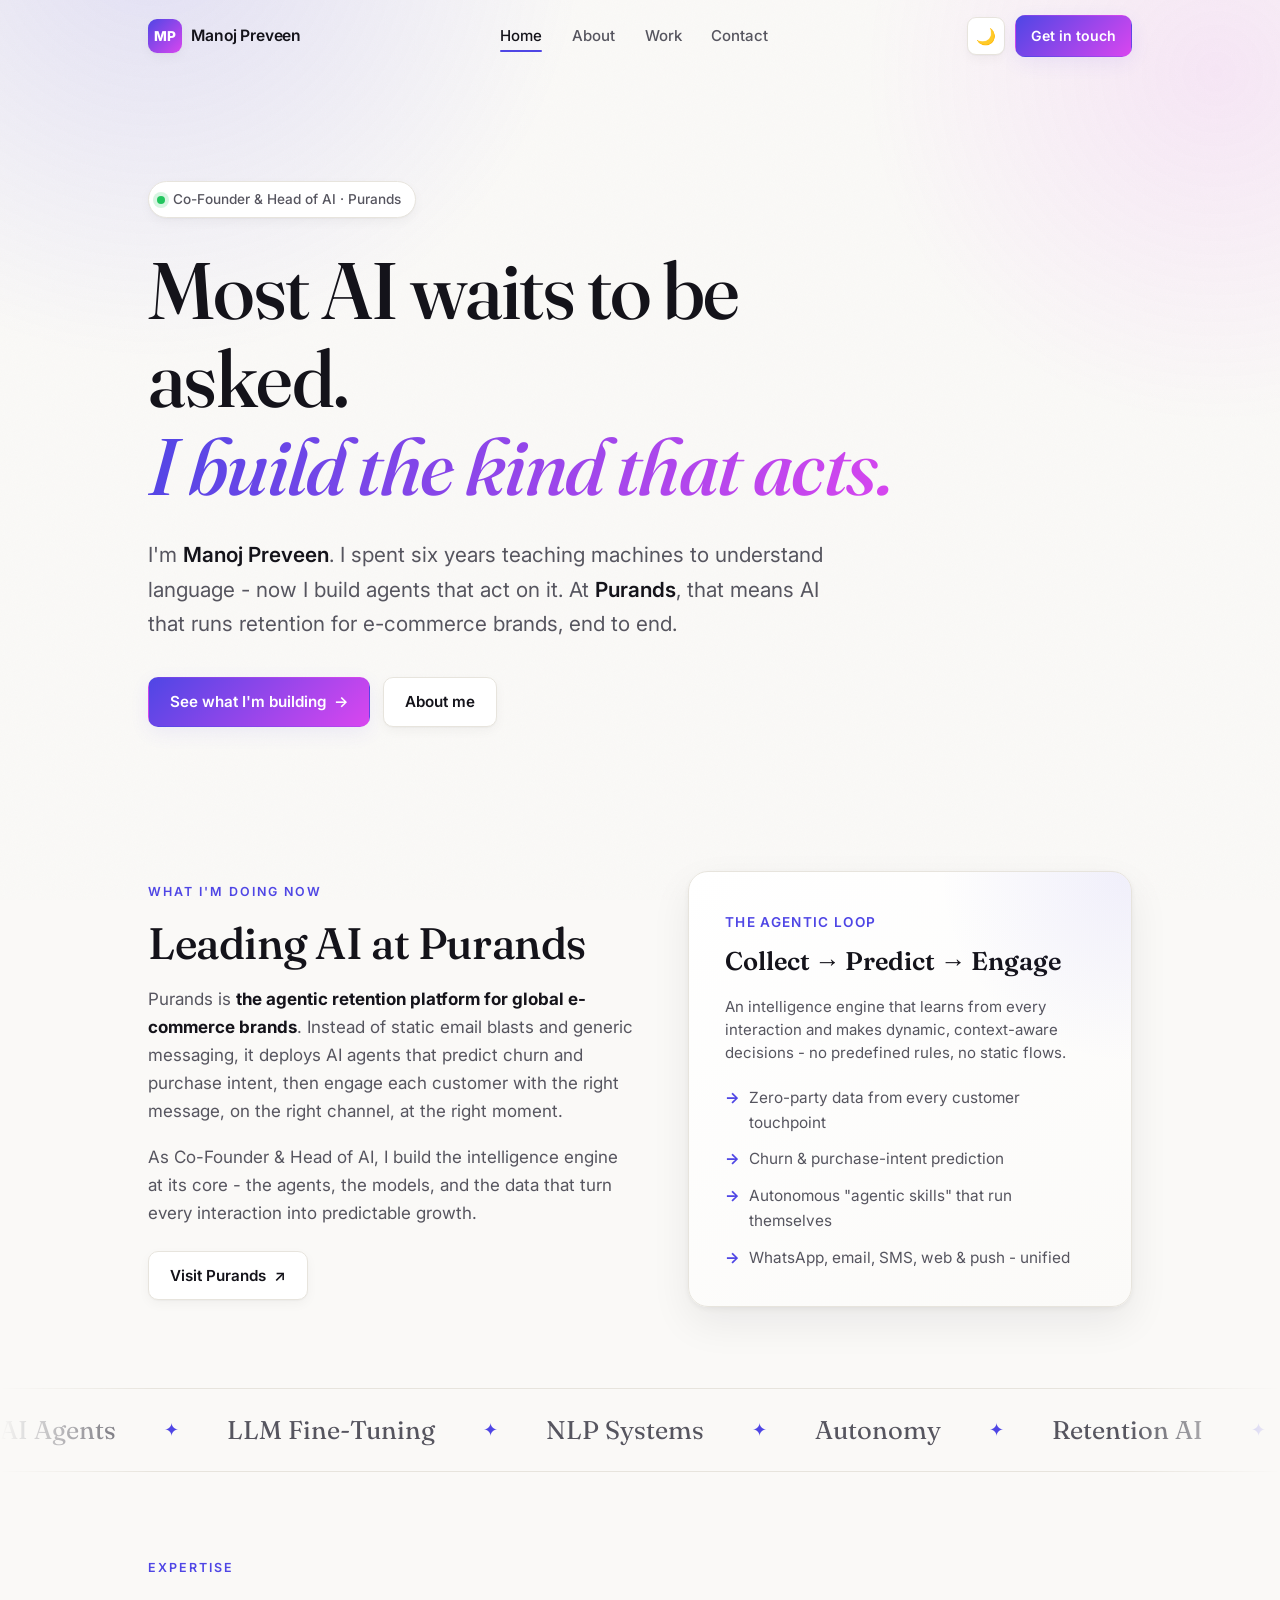
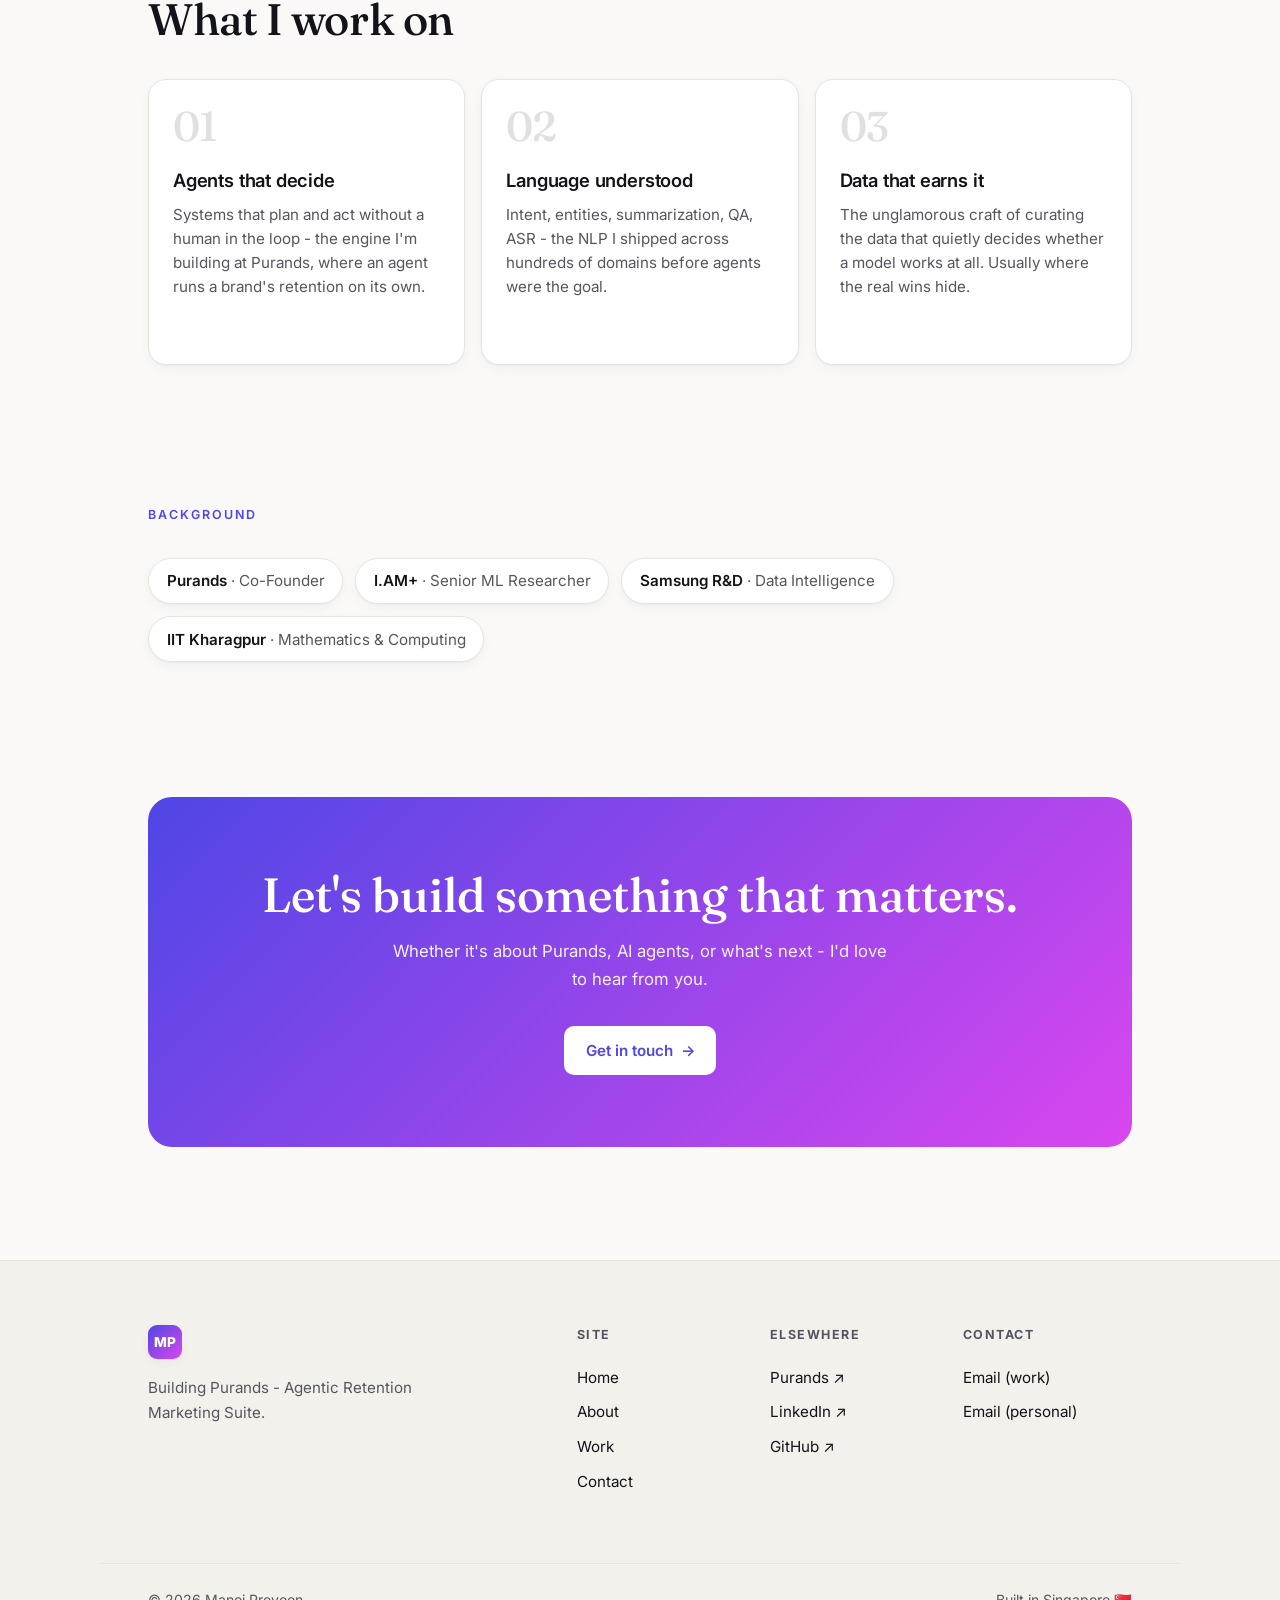
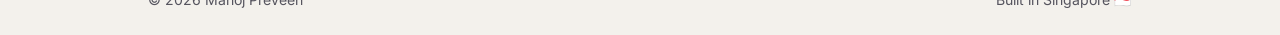
<file: index.html>
<!DOCTYPE html>
<html lang="en">
<head>
  <meta charset="UTF-8" />
  <meta name="viewport" content="width=device-width, initial-scale=1.0" />

  <!-- Microsoft Clarity -->
  <script type="text/javascript">
    (function(c,l,a,r,i,t,y){
        c[a]=c[a]||function(){(c[a].q=c[a].q||[]).push(arguments)};
        t=l.createElement(r);t.async=1;t.src="https://www.clarity.ms/tag/"+i;
        y=l.getElementsByTagName(r)[0];y.parentNode.insertBefore(t,y);
    })(window, document, "clarity", "script", "wzkmbtlcq5");
  </script>

  <!-- Google tag (gtag.js) - GA4 -->
  <script async src="https://www.googletagmanager.com/gtag/js?id=G-1KL61C6P6J"></script>
  <script>
    window.dataLayer = window.dataLayer || [];
    function gtag(){dataLayer.push(arguments);}
    gtag('js', new Date());
    gtag('config', 'G-1KL61C6P6J');
  </script>
  <title>Manoj Preveen</title>
  <meta name="description" content="Manoj Preveen - Co-Founder & Head of AI at Purands, building AI agents that think, plan, and act. Turning customer data into predictable growth for global e-commerce brands." />
  <meta name="author" content="Manoj Preveen" />
  <meta name="color-scheme" content="light dark" />
  <meta name="theme-color" content="#faf9f7" media="(prefers-color-scheme: light)" />
  <meta name="theme-color" content="#0a0a0c" media="(prefers-color-scheme: dark)" />

  <meta property="og:title" content="Manoj Preveen" />
  <meta property="og:description" content="Co-Founder & Head of AI at Purands. Building AI agents that think, plan, and act." />
  <meta property="og:type" content="website" />
  <meta property="og:url" content="https://manojpreveen.com" />
  <link rel="canonical" href="https://manojpreveen.com/" />
  <meta name="twitter:card" content="summary" />
  <meta name="twitter:title" content="Manoj Preveen" />
  <meta name="twitter:description" content="Co-Founder & Head of AI at Purands. Building AI agents that think, plan, and act." />

  <link rel="icon" href="data:image/svg+xml,<svg xmlns=%22http://www.w3.org/2000/svg%22 viewBox=%220 0 100 100%22><rect width=%22100%22 height=%22100%22 rx=%2222%22 fill=%22%234f46e5%22/><text x=%2250%22 y=%2252%22 font-size=%2248%22 font-family=%22Inter,Arial,sans-serif%22 font-weight=%22700%22 fill=%22white%22 text-anchor=%22middle%22 dominant-baseline=%22central%22>MP</text></svg>" />
  <link rel="preconnect" href="https://fonts.googleapis.com" />
  <link rel="preconnect" href="https://fonts.gstatic.com" crossorigin />
  <link href="https://fonts.googleapis.com/css2?family=Fraunces:ital,opsz,wght@0,9..144,400;0,9..144,500;0,9..144,600;1,9..144,500&family=Inter:wght@400;500;600;700;800&display=swap" rel="stylesheet" />
  <link rel="stylesheet" href="/assets/css/styles.css?v=12" />

  <script>
    (function () {
      try {
        var s = localStorage.getItem('theme');
        var d = window.matchMedia('(prefers-color-scheme: dark)').matches;
        document.documentElement.setAttribute('data-theme', s || (d ? 'dark' : 'light'));
      } catch (e) {}
    })();
  </script>
</head>
<body>
  <div class="bg-glow" aria-hidden="true"></div>
  <div class="bg-grain" aria-hidden="true"></div>

  <!-- ============ Header ============ -->
  <header class="site-header" id="site-header">
    <div class="wrap site-header__inner">
      <a class="brand" href="/" aria-label="Manoj Preveen - home">
        <span class="brand__mark">MP</span>
        <span class="brand__name">Manoj Preveen</span>
      </a>
      <nav class="nav" aria-label="Primary">
        <a href="/" class="nav__link is-active">Home</a>
        <a href="/about" class="nav__link">About</a>
        <a href="/work" class="nav__link">Work</a>
        <a href="/contact" class="nav__link">Contact</a>
      </nav>
      <div class="site-header__actions">
        <button id="theme-toggle" class="theme-toggle" aria-label="Toggle dark mode" aria-pressed="false" title="Toggle theme">
          <span class="theme-toggle__icon">🌙</span>
        </button>
        <a class="btn btn--primary btn--sm" href="/contact">Get in touch</a>
        <button class="nav-toggle" id="nav-toggle" aria-label="Open menu" aria-expanded="false">
          <span></span><span></span><span></span>
        </button>
      </div>
    </div>
    <div class="wrap">
      <nav class="mobile-nav" aria-label="Mobile">
        <a href="/" class="is-active">Home</a>
        <a href="/about">About</a>
        <a href="/work">Work</a>
        <a href="/contact">Contact</a>
      </nav>
    </div>
  </header>

  <main class="main">
    <!-- ============ Hero ============ -->
    <section class="wrap hero">
      <div class="load-in">
        <span class="hero__badge"><span class="dot"></span> Co-Founder &amp; Head of AI · Purands</span>
        <h1 class="hero__title">Most AI waits to be asked. <span class="grad">I build the kind that acts.</span></h1>
        <p class="hero__sub">
          I'm <strong>Manoj Preveen</strong>. I spent six years teaching machines to understand
          language - now I build agents that act on it. At <strong>Purands</strong>, that means AI
          that runs retention for e-commerce brands, end to end.
        </p>
        <div class="hero__cta">
          <a class="btn btn--primary" href="/work">See what I'm building <span class="btn__arrow">→</span></a>
          <a class="btn btn--ghost" href="/about">About me</a>
        </div>
      </div>
    </section>

    <!-- ============ Currently / Purands ============ -->
    <section class="wrap section">
      <div class="feature">
        <div class="reveal">
          <span class="eyebrow">What I'm doing now</span>
          <h2 class="section__title">Leading AI at Purands</h2>
          <p class="prose" style="margin-top:1.1rem;">
            Purands is <strong style="color:var(--text)">the agentic retention platform for global
            e-commerce brands</strong>. Instead of static email blasts and generic messaging, it
            deploys AI agents that predict churn and purchase intent, then engage each customer
            with the right message, on the right channel, at the right moment.
          </p>
          <p class="prose">
            As Co-Founder &amp; Head of AI, I build the intelligence engine at its core - the agents,
            the models, and the data that turn every interaction into predictable growth.
          </p>
          <a class="btn btn--ghost" href="https://www.purands.com" target="_blank" rel="noopener noreferrer" style="margin-top:1.5rem;">
            Visit Purands <span class="btn__arrow">↗</span>
          </a>
        </div>
        <div class="feature__panel reveal" data-delay="1">
          <span class="feature__kicker">The agentic loop</span>
          <div class="feature__logo">Collect → Predict → Engage</div>
          <p class="card__text">An intelligence engine that learns from every interaction and makes dynamic, context-aware decisions - no predefined rules, no static flows.</p>
          <ul class="feature__list">
            <li>Zero-party data from every customer touchpoint</li>
            <li>Churn &amp; purchase-intent prediction</li>
            <li>Autonomous "agentic skills" that run themselves</li>
            <li>WhatsApp, email, SMS, web &amp; push - unified</li>
          </ul>
        </div>
      </div>
    </section>

    <!-- ============ Marquee ============ -->
    <div class="marquee reveal" aria-hidden="true">
      <div class="marquee__track">
        <span class="marquee__item">AI Agents</span>
        <span class="marquee__item">LLM Fine-Tuning</span>
        <span class="marquee__item">NLP Systems</span>
        <span class="marquee__item">Autonomy</span>
        <span class="marquee__item">Retention AI</span>
        <span class="marquee__item">Toward AGI</span>
        <!-- duplicate for seamless loop -->
        <span class="marquee__item">AI Agents</span>
        <span class="marquee__item">LLM Fine-Tuning</span>
        <span class="marquee__item">NLP Systems</span>
        <span class="marquee__item">Autonomy</span>
        <span class="marquee__item">Retention AI</span>
        <span class="marquee__item">Toward AGI</span>
      </div>
    </div>

    <!-- ============ Focus areas ============ -->
    <section class="wrap section">
      <div class="reveal" style="margin-bottom:2.25rem;">
        <span class="eyebrow">Expertise</span>
        <h2 class="section__title">What I work on</h2>
      </div>
      <div class="grid-cards">
        <article class="n-card reveal">
          <span class="n-card__index">01</span>
          <h3 class="n-card__title">Agents that decide</h3>
          <p class="n-card__text">Systems that plan and act without a human in the loop - the engine I'm building at Purands, where an agent runs a brand's retention on its own.</p>
          <span class="n-card__arrow">The core of my work →</span>
        </article>
        <article class="n-card reveal" data-delay="1">
          <span class="n-card__index">02</span>
          <h3 class="n-card__title">Language understood</h3>
          <p class="n-card__text">Intent, entities, summarization, QA, ASR - the NLP I shipped across hundreds of domains before agents were the goal.</p>
          <span class="n-card__arrow">Six years of it →</span>
        </article>
        <article class="n-card reveal" data-delay="2">
          <span class="n-card__index">03</span>
          <h3 class="n-card__title">Data that earns it</h3>
          <p class="n-card__text">The unglamorous craft of curating the data that quietly decides whether a model works at all. Usually where the real wins hide.</p>
          <span class="n-card__arrow">Where models are made →</span>
        </article>
      </div>
    </section>

    <!-- ============ Worked at ============ -->
    <section class="wrap section--tight">
      <div class="reveal">
        <span class="eyebrow">Background</span>
        <div class="logos" style="margin-top:1rem;">
          <span class="logo-badge">Purands <span>· Co-Founder</span></span>
          <span class="logo-badge">I.AM+ <span>· Senior ML Researcher</span></span>
          <span class="logo-badge">Samsung R&amp;D <span>· Data Intelligence</span></span>
          <span class="logo-badge">IIT Kharagpur <span>· Mathematics &amp; Computing</span></span>
        </div>
      </div>
    </section>

    <!-- ============ CTA ============ -->
    <section class="wrap section">
      <div class="cta-band reveal">
        <h2 class="cta-band__title">Let's build something that matters.</h2>
        <p class="cta-band__text">Whether it's about Purands, AI agents, or what's next - I'd love to hear from you.</p>
        <a class="btn" href="/contact">Get in touch <span class="btn__arrow">→</span></a>
      </div>
    </section>
  </main>

  <!-- ============ Footer ============ -->
  <footer class="site-footer">
    <div class="wrap site-footer__inner">
      <div class="site-footer__brand">
        <span class="brand__mark">MP</span>
        <p>Building Purands - Agentic Retention Marketing Suite.</p>
      </div>
      <nav class="site-footer__nav">
        <div>
          <h4>Site</h4>
          <a href="/">Home</a>
          <a href="/about">About</a>
          <a href="/work">Work</a>
          <a href="/contact">Contact</a>
        </div>
        <div>
          <h4>Elsewhere</h4>
          <a href="https://www.purands.com" target="_blank" rel="noopener noreferrer">Purands ↗</a>
          <a href="https://www.linkedin.com/in/manojpreveen" target="_blank" rel="noopener noreferrer">LinkedIn ↗</a>
          <a href="https://github.com/manojpreveen" target="_blank" rel="noopener noreferrer">GitHub ↗</a>
        </div>
        <div>
          <h4>Contact</h4>
          <a href="mailto:manoj@purands.com">Email (work)</a>
          <a href="mailto:manojpreveen@gmail.com">Email (personal)</a>
        </div>
      </nav>
    </div>
    <div class="wrap site-footer__base">
      <p>© <span id="year"></span> Manoj Preveen</p>
      <p>Built in Singapore 🇸🇬</p>
    </div>
  </footer>

  <script src="/assets/js/script.js?v=12"></script>
</body>
</html>
</file>
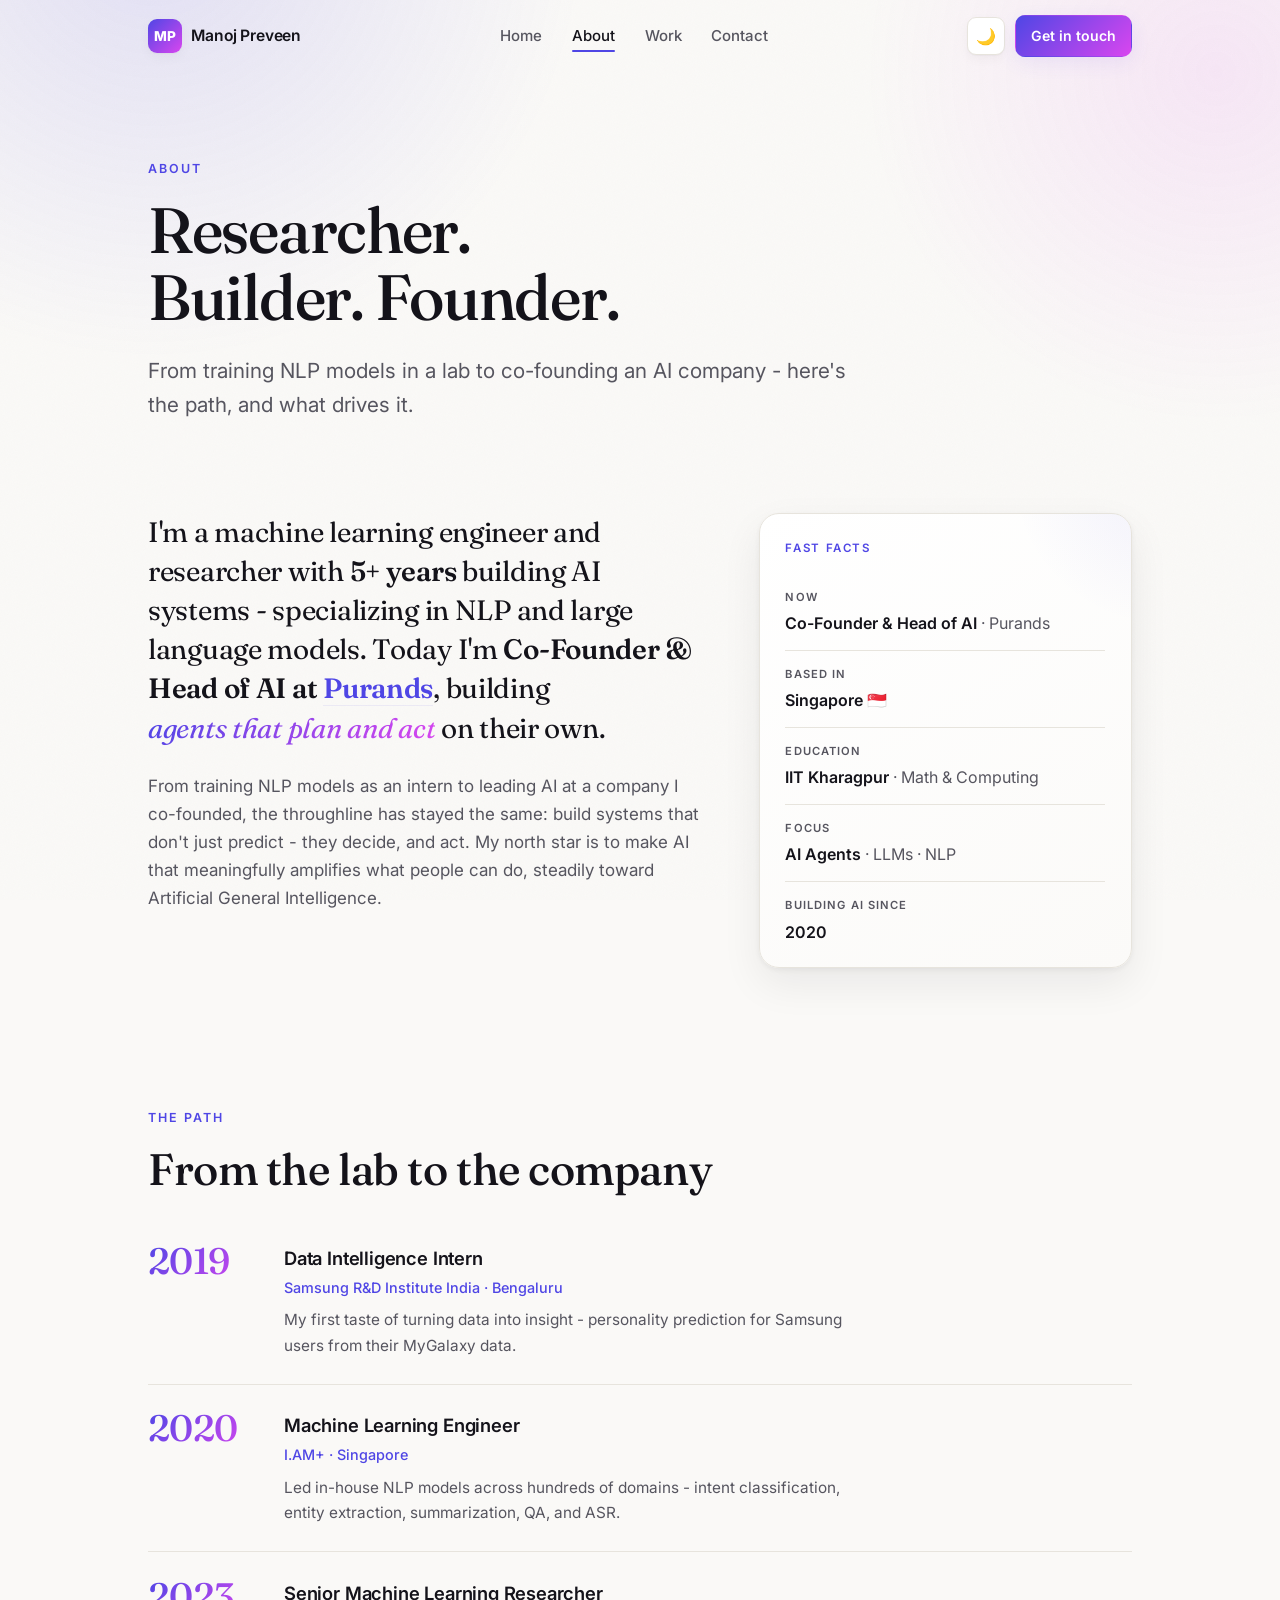
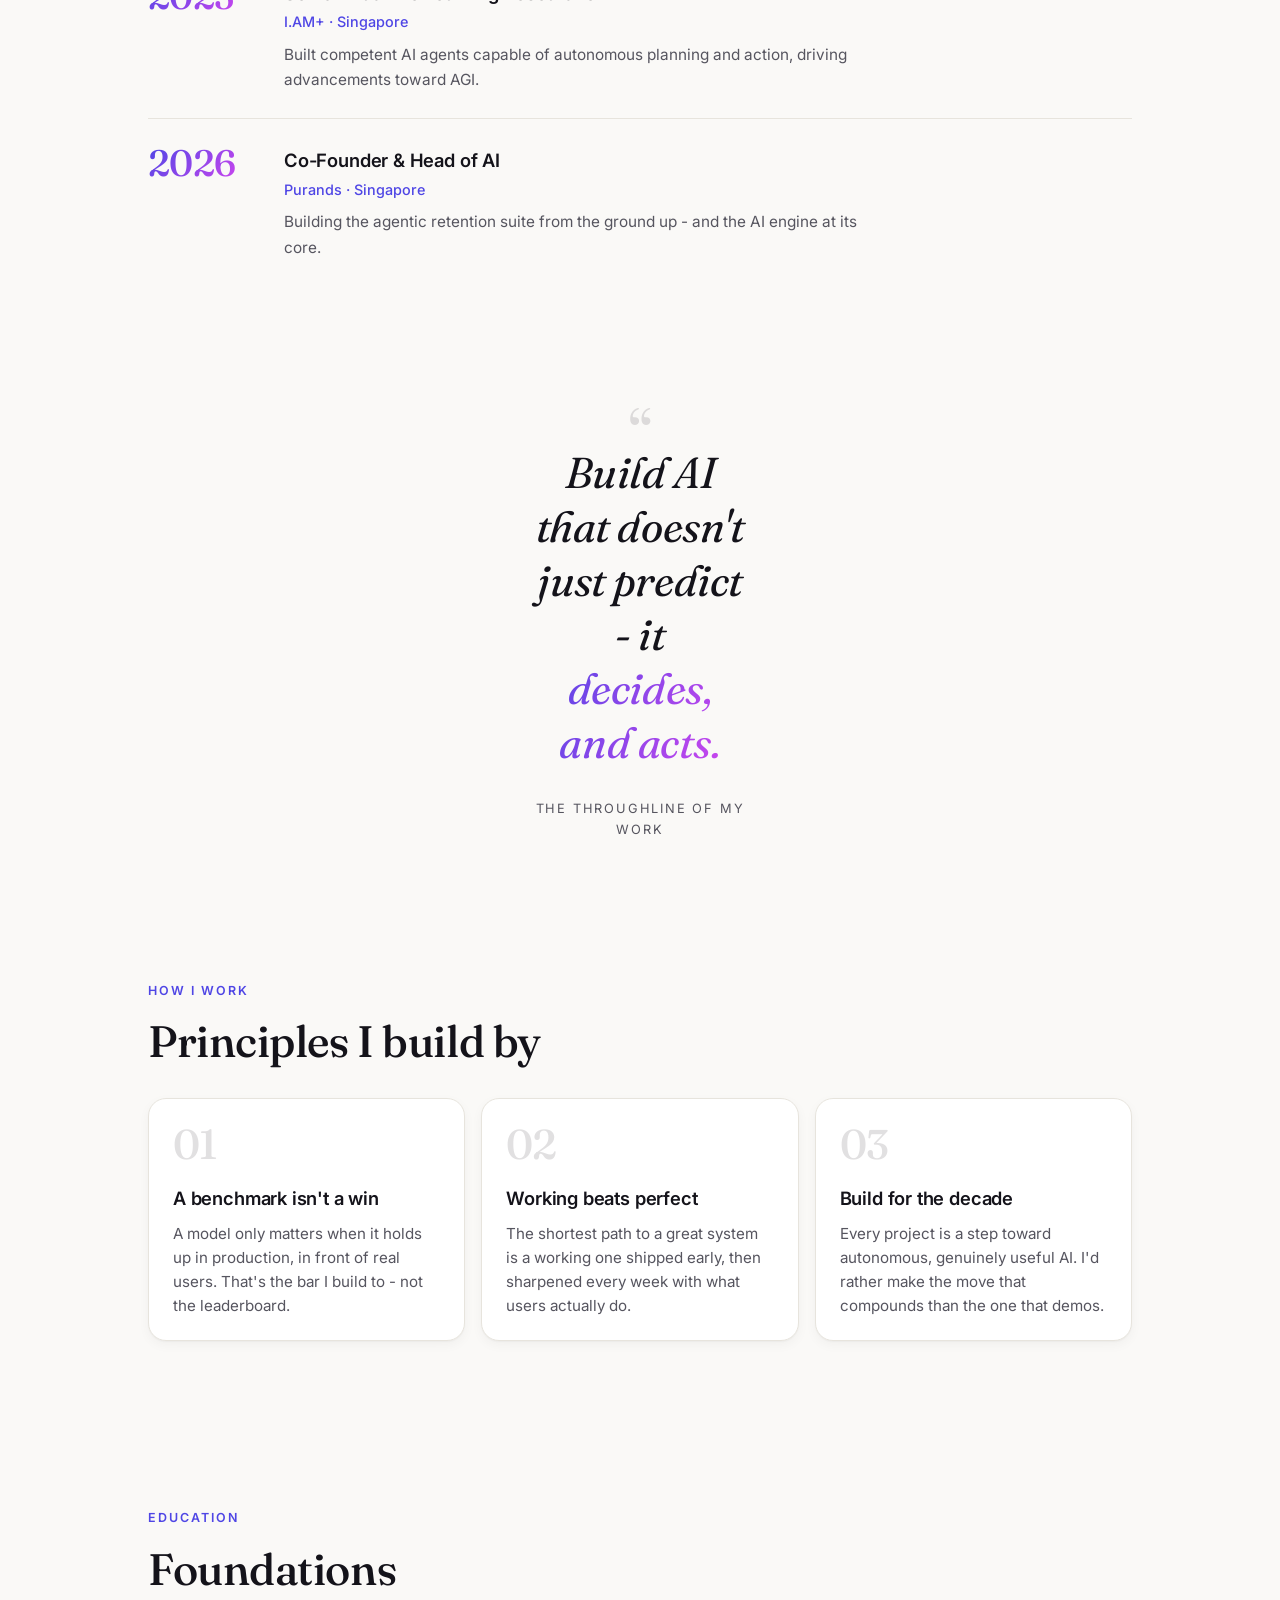
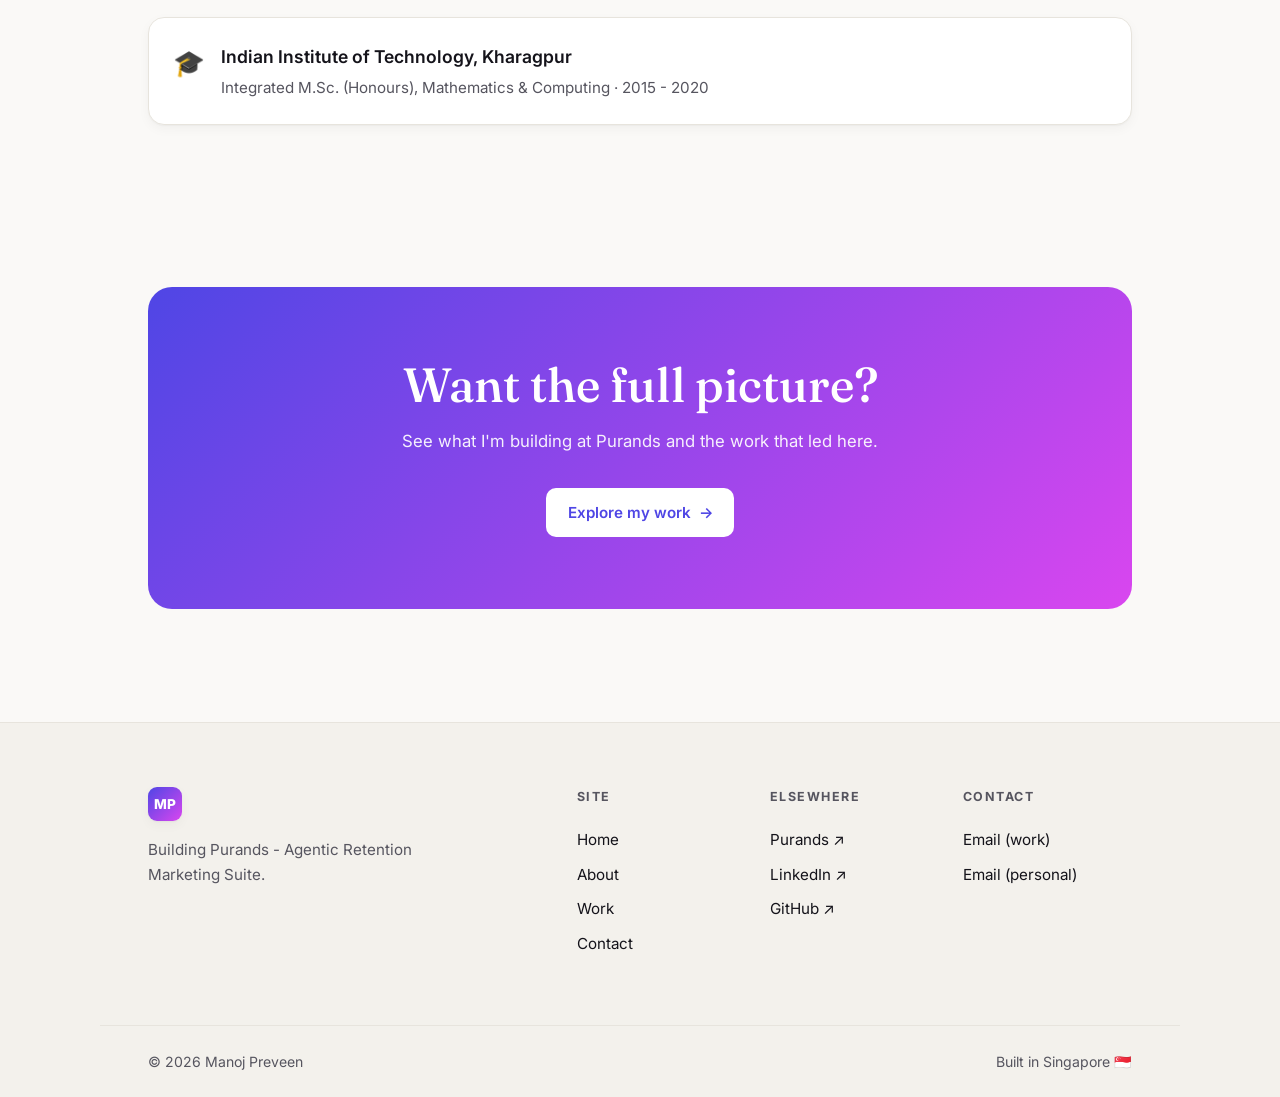
<file: about/index.html>
<!DOCTYPE html>
<html lang="en">
<head>
  <meta charset="UTF-8" />
  <meta name="viewport" content="width=device-width, initial-scale=1.0" />

  <!-- Google tag (gtag.js) - GA4 -->
  <script async src="https://www.googletagmanager.com/gtag/js?id=G-1KL61C6P6J"></script>
  <script>
    window.dataLayer = window.dataLayer || [];
    function gtag(){dataLayer.push(arguments);}
    gtag('js', new Date());
    gtag('config', 'G-1KL61C6P6J');
  </script>
  <title>About - Manoj Preveen</title>
  <meta name="description" content="About Manoj Preveen - machine learning researcher turned founder, Co-Founder & Head of AI at Purands. IIT Kharagpur, Mathematics & Computing." />
  <meta name="author" content="Manoj Preveen" />
  <meta name="color-scheme" content="light dark" />
  <meta name="theme-color" content="#faf9f7" media="(prefers-color-scheme: light)" />
  <meta name="theme-color" content="#0a0a0c" media="(prefers-color-scheme: dark)" />

  <meta property="og:title" content="About - Manoj Preveen" />
  <meta property="og:description" content="Machine learning researcher turned founder. Co-Founder & Head of AI at Purands." />
  <meta property="og:type" content="website" />
  <meta property="og:url" content="https://manojpreveen.com/about" />
  <link rel="canonical" href="https://manojpreveen.com/about" />

  <link rel="icon" href="data:image/svg+xml,<svg xmlns=%22http://www.w3.org/2000/svg%22 viewBox=%220 0 100 100%22><rect width=%22100%22 height=%22100%22 rx=%2222%22 fill=%22%234f46e5%22/><text x=%2250%22 y=%2252%22 font-size=%2248%22 font-family=%22Inter,Arial,sans-serif%22 font-weight=%22700%22 fill=%22white%22 text-anchor=%22middle%22 dominant-baseline=%22central%22>MP</text></svg>" />
  <link rel="preconnect" href="https://fonts.googleapis.com" />
  <link rel="preconnect" href="https://fonts.gstatic.com" crossorigin />
  <link href="https://fonts.googleapis.com/css2?family=Fraunces:ital,opsz,wght@0,9..144,400;0,9..144,500;0,9..144,600;1,9..144,500&family=Inter:wght@400;500;600;700;800&display=swap" rel="stylesheet" />
  <link rel="stylesheet" href="/assets/css/styles.css?v=9" />

  <script>
    (function () {
      try {
        var s = localStorage.getItem('theme');
        var d = window.matchMedia('(prefers-color-scheme: dark)').matches;
        document.documentElement.setAttribute('data-theme', s || (d ? 'dark' : 'light'));
      } catch (e) {}
    })();
  </script>
</head>
<body>
  <div class="bg-glow" aria-hidden="true"></div>
  <div class="bg-grain" aria-hidden="true"></div>

  <header class="site-header" id="site-header">
    <div class="wrap site-header__inner">
      <a class="brand" href="/" aria-label="Manoj Preveen - home">
        <span class="brand__mark">MP</span>
        <span class="brand__name">Manoj Preveen</span>
      </a>
      <nav class="nav" aria-label="Primary">
        <a href="/" class="nav__link">Home</a>
        <a href="/about" class="nav__link is-active">About</a>
        <a href="/work" class="nav__link">Work</a>
        <a href="/contact" class="nav__link">Contact</a>
      </nav>
      <div class="site-header__actions">
        <button id="theme-toggle" class="theme-toggle" aria-label="Toggle dark mode" aria-pressed="false" title="Toggle theme">
          <span class="theme-toggle__icon">🌙</span>
        </button>
        <a class="btn btn--primary btn--sm" href="/contact">Get in touch</a>
        <button class="nav-toggle" id="nav-toggle" aria-label="Open menu" aria-expanded="false">
          <span></span><span></span><span></span>
        </button>
      </div>
    </div>
    <div class="wrap">
      <nav class="mobile-nav" aria-label="Mobile">
        <a href="/">Home</a>
        <a href="/about" class="is-active">About</a>
        <a href="/work">Work</a>
        <a href="/contact">Contact</a>
      </nav>
    </div>
  </header>

  <main class="main">
    <!-- Page hero -->
    <section class="wrap page-hero">
      <div class="load-in">
        <span class="eyebrow">About</span>
        <h1 class="page-hero__title">Researcher.<br />Builder. Founder.</h1>
        <p class="hero__sub">From training NLP models in a lab to co-founding an AI company - here's the path, and what drives it.</p>
      </div>
    </section>

    <!-- Bio: lead + fast facts -->
    <section class="wrap section--tight">
      <div class="about-grid">
        <div class="reveal">
          <p class="about-lead">
            I'm a machine learning engineer and researcher with <strong>5+ years</strong>
            building AI systems - specializing in NLP and large language models. Today I'm
            <strong>Co-Founder &amp; Head of AI at
            <a class="inline-link" href="https://www.purands.com" target="_blank" rel="noopener noreferrer">Purands</a></strong>,
            building <span class="grad">agents that plan and act</span> on their own.
          </p>
          <p class="prose">
            From training NLP models as an intern to leading AI at a company I co-founded, the
            throughline has stayed the same: build systems that don't just predict - they decide,
            and act. My north star is to make AI that meaningfully amplifies what people can do,
            steadily toward Artificial General Intelligence.
          </p>
        </div>
        <aside class="factcard reveal" data-delay="1">
          <p class="factcard__title">Fast facts</p>
          <div class="fact">
            <span class="fact__k">Now</span>
            <span class="fact__v">Co-Founder &amp; Head of AI <span>· Purands</span></span>
          </div>
          <div class="fact">
            <span class="fact__k">Based in</span>
            <span class="fact__v">Singapore 🇸🇬</span>
          </div>
          <div class="fact">
            <span class="fact__k">Education</span>
            <span class="fact__v">IIT Kharagpur <span>· Math &amp; Computing</span></span>
          </div>
          <div class="fact">
            <span class="fact__k">Focus</span>
            <span class="fact__v">AI Agents <span>· LLMs · NLP</span></span>
          </div>
          <div class="fact">
            <span class="fact__k">Building AI since</span>
            <span class="fact__v">2020</span>
          </div>
        </aside>
      </div>
    </section>

    <!-- Journey -->
    <section class="wrap section">
      <div class="reveal" style="margin-bottom:1.5rem;">
        <span class="eyebrow">The path</span>
        <h2 class="section__title">From the lab to the company</h2>
      </div>
      <div class="journey">
        <div class="milestone reveal">
          <span class="milestone__year">2019</span>
          <div>
            <span class="milestone__role">Data Intelligence Intern</span>
            <span class="milestone__org">Samsung R&amp;D Institute India · Bengaluru</span>
            <p class="milestone__desc">My first taste of turning data into insight - personality prediction for Samsung users from their MyGalaxy data.</p>
          </div>
        </div>
        <div class="milestone reveal">
          <span class="milestone__year">2020</span>
          <div>
            <span class="milestone__role">Machine Learning Engineer</span>
            <span class="milestone__org">I.AM+ · Singapore</span>
            <p class="milestone__desc">Led in-house NLP models across hundreds of domains - intent classification, entity extraction, summarization, QA, and ASR.</p>
          </div>
        </div>
        <div class="milestone reveal">
          <span class="milestone__year">2023</span>
          <div>
            <span class="milestone__role">Senior Machine Learning Researcher</span>
            <span class="milestone__org">I.AM+ · Singapore</span>
            <p class="milestone__desc">Built competent AI agents capable of autonomous planning and action, driving advancements toward AGI.</p>
          </div>
        </div>
        <div class="milestone reveal">
          <span class="milestone__year">2026</span>
          <div>
            <span class="milestone__role">Co-Founder &amp; Head of AI</span>
            <span class="milestone__org">Purands · Singapore</span>
            <p class="milestone__desc">Building the agentic retention suite from the ground up - and the AI engine at its core.</p>
          </div>
        </div>
      </div>
    </section>

    <!-- Pull quote -->
    <section class="wrap section--tight">
      <figure class="quote reveal">
        <span class="quote__mark" aria-hidden="true">&ldquo;</span>
        <blockquote class="quote__text">Build AI that doesn't just predict - it <span class="grad">decides, and acts.</span></blockquote>
        <figcaption class="quote__by">The throughline of my work</figcaption>
      </figure>
    </section>

    <!-- Philosophy -->
    <section class="wrap section">
      <div class="reveal" style="margin-bottom:2rem;">
        <span class="eyebrow">How I work</span>
        <h2 class="section__title">Principles I build by</h2>
      </div>
      <div class="grid-cards">
        <article class="n-card reveal">
          <span class="n-card__index">01</span>
          <h3 class="n-card__title">A benchmark isn't a win</h3>
          <p class="n-card__text">A model only matters when it holds up in production, in front of real users. That's the bar I build to - not the leaderboard.</p>
        </article>
        <article class="n-card reveal" data-delay="1">
          <span class="n-card__index">02</span>
          <h3 class="n-card__title">Working beats perfect</h3>
          <p class="n-card__text">The shortest path to a great system is a working one shipped early, then sharpened every week with what users actually do.</p>
        </article>
        <article class="n-card reveal" data-delay="2">
          <span class="n-card__index">03</span>
          <h3 class="n-card__title">Build for the decade</h3>
          <p class="n-card__text">Every project is a step toward autonomous, genuinely useful AI. I'd rather make the move that compounds than the one that demos.</p>
        </article>
      </div>
    </section>

    <!-- Education -->
    <section class="wrap section">
      <div class="reveal" style="margin-bottom:1.5rem;">
        <span class="eyebrow">Education</span>
        <h2 class="section__title">Foundations</h2>
      </div>
      <div class="edu reveal">
        <span class="edu__icon">🎓</span>
        <div>
          <h3 class="edu__school">Indian Institute of Technology, Kharagpur</h3>
          <p class="edu__detail">Integrated M.Sc. (Honours), Mathematics &amp; Computing · 2015 - 2020</p>
        </div>
      </div>
    </section>

    <!-- CTA -->
    <section class="wrap section">
      <div class="cta-band reveal">
        <h2 class="cta-band__title">Want the full picture?</h2>
        <p class="cta-band__text">See what I'm building at Purands and the work that led here.</p>
        <a class="btn" href="/work">Explore my work <span class="btn__arrow">→</span></a>
      </div>
    </section>
  </main>

  <footer class="site-footer">
    <div class="wrap site-footer__inner">
      <div class="site-footer__brand">
        <span class="brand__mark">MP</span>
        <p>Building Purands - Agentic Retention Marketing Suite.</p>
      </div>
      <nav class="site-footer__nav">
        <div>
          <h4>Site</h4>
          <a href="/">Home</a>
          <a href="/about">About</a>
          <a href="/work">Work</a>
          <a href="/contact">Contact</a>
        </div>
        <div>
          <h4>Elsewhere</h4>
          <a href="https://www.purands.com" target="_blank" rel="noopener noreferrer">Purands ↗</a>
          <a href="https://www.linkedin.com/in/manojpreveen" target="_blank" rel="noopener noreferrer">LinkedIn ↗</a>
          <a href="https://github.com/manojpreveen" target="_blank" rel="noopener noreferrer">GitHub ↗</a>
        </div>
        <div>
          <h4>Contact</h4>
          <a href="mailto:manoj@purands.com">Email (work)</a>
          <a href="mailto:manojpreveen@gmail.com">Email (personal)</a>
        </div>
      </nav>
    </div>
    <div class="wrap site-footer__base">
      <p>© <span id="year"></span> Manoj Preveen</p>
      <p>Built in Singapore 🇸🇬</p>
    </div>
  </footer>

  <script src="/assets/js/script.js?v=9"></script>
</body>
</html>
</file>
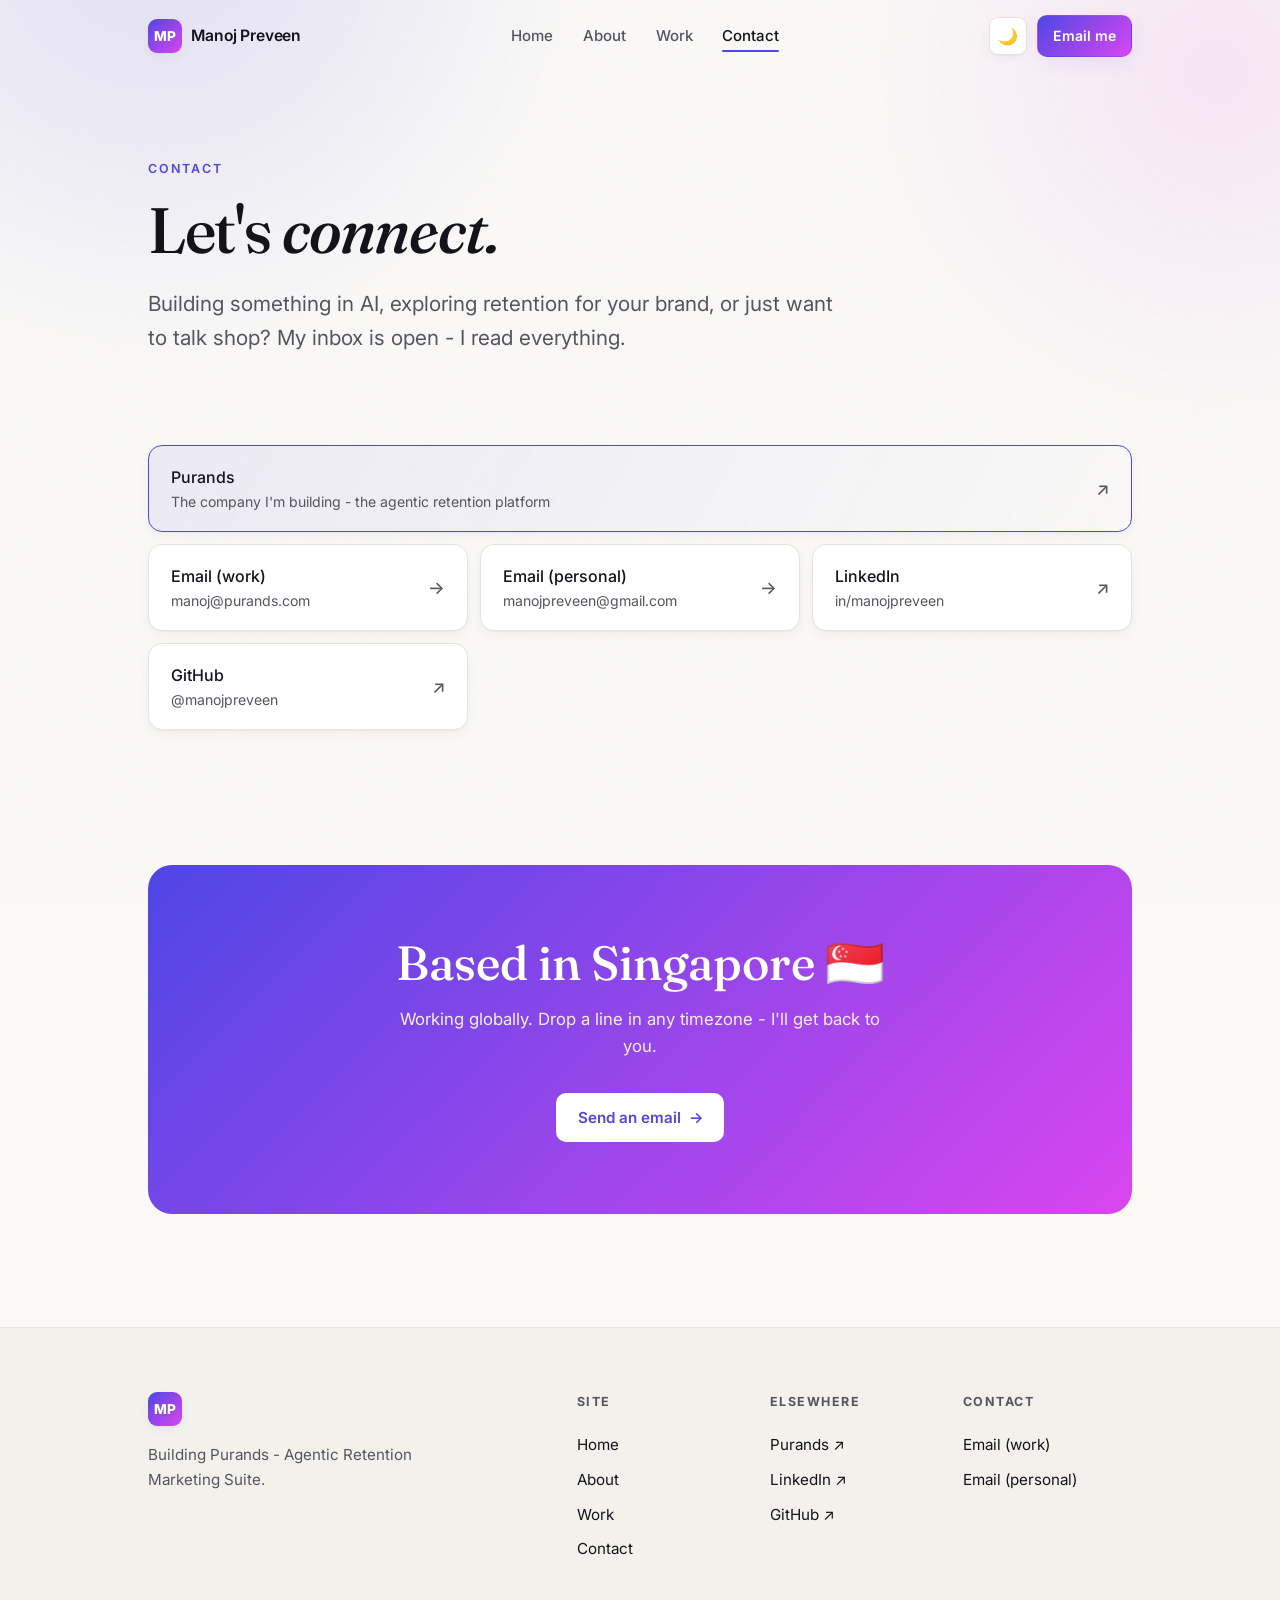
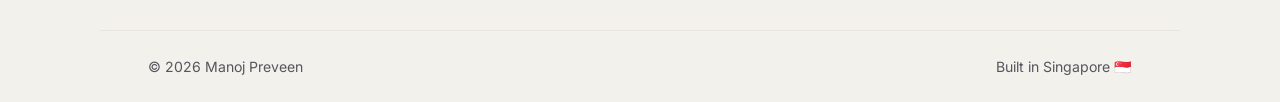
<file: contact/index.html>
<!DOCTYPE html>
<html lang="en">
<head>
  <meta charset="UTF-8" />
  <meta name="viewport" content="width=device-width, initial-scale=1.0" />

  <!-- Google tag (gtag.js) - GA4 -->
  <script async src="https://www.googletagmanager.com/gtag/js?id=G-1KL61C6P6J"></script>
  <script>
    window.dataLayer = window.dataLayer || [];
    function gtag(){dataLayer.push(arguments);}
    gtag('js', new Date());
    gtag('config', 'G-1KL61C6P6J');
  </script>
  <title>Contact - Manoj Preveen</title>
  <meta name="description" content="Get in touch with Manoj Preveen - Co-Founder & Head of AI at Purands. Email, LinkedIn, and GitHub." />
  <meta name="author" content="Manoj Preveen" />
  <meta name="color-scheme" content="light dark" />
  <meta name="theme-color" content="#faf9f7" media="(prefers-color-scheme: light)" />
  <meta name="theme-color" content="#0a0a0c" media="(prefers-color-scheme: dark)" />

  <meta property="og:title" content="Contact - Manoj Preveen" />
  <meta property="og:description" content="Get in touch with Manoj Preveen - Co-Founder & Head of AI at Purands." />
  <meta property="og:type" content="website" />
  <meta property="og:url" content="https://manojpreveen.com/contact" />
  <link rel="canonical" href="https://manojpreveen.com/contact" />

  <link rel="icon" href="data:image/svg+xml,<svg xmlns=%22http://www.w3.org/2000/svg%22 viewBox=%220 0 100 100%22><rect width=%22100%22 height=%22100%22 rx=%2222%22 fill=%22%234f46e5%22/><text x=%2250%22 y=%2252%22 font-size=%2248%22 font-family=%22Inter,Arial,sans-serif%22 font-weight=%22700%22 fill=%22white%22 text-anchor=%22middle%22 dominant-baseline=%22central%22>MP</text></svg>" />
  <link rel="preconnect" href="https://fonts.googleapis.com" />
  <link rel="preconnect" href="https://fonts.gstatic.com" crossorigin />
  <link href="https://fonts.googleapis.com/css2?family=Fraunces:ital,opsz,wght@0,9..144,400;0,9..144,500;0,9..144,600;1,9..144,500&family=Inter:wght@400;500;600;700;800&display=swap" rel="stylesheet" />
  <link rel="stylesheet" href="/assets/css/styles.css?v=9" />

  <script>
    (function () {
      try {
        var s = localStorage.getItem('theme');
        var d = window.matchMedia('(prefers-color-scheme: dark)').matches;
        document.documentElement.setAttribute('data-theme', s || (d ? 'dark' : 'light'));
      } catch (e) {}
    })();
  </script>
</head>
<body>
  <div class="bg-glow" aria-hidden="true"></div>
  <div class="bg-grain" aria-hidden="true"></div>

  <header class="site-header" id="site-header">
    <div class="wrap site-header__inner">
      <a class="brand" href="/" aria-label="Manoj Preveen - home">
        <span class="brand__mark">MP</span>
        <span class="brand__name">Manoj Preveen</span>
      </a>
      <nav class="nav" aria-label="Primary">
        <a href="/" class="nav__link">Home</a>
        <a href="/about" class="nav__link">About</a>
        <a href="/work" class="nav__link">Work</a>
        <a href="/contact" class="nav__link is-active">Contact</a>
      </nav>
      <div class="site-header__actions">
        <button id="theme-toggle" class="theme-toggle" aria-label="Toggle dark mode" aria-pressed="false" title="Toggle theme">
          <span class="theme-toggle__icon">🌙</span>
        </button>
        <a class="btn btn--primary btn--sm" href="mailto:manoj@purands.com">Email me</a>
        <button class="nav-toggle" id="nav-toggle" aria-label="Open menu" aria-expanded="false">
          <span></span><span></span><span></span>
        </button>
      </div>
    </div>
    <div class="wrap">
      <nav class="mobile-nav" aria-label="Mobile">
        <a href="/">Home</a>
        <a href="/about">About</a>
        <a href="/work">Work</a>
        <a href="/contact" class="is-active">Contact</a>
      </nav>
    </div>
  </header>

  <main class="main">
    <section class="wrap page-hero">
      <div class="load-in">
        <span class="eyebrow">Contact</span>
        <h1 class="page-hero__title">Let's <span class="grad" style="font-family:Fraunces,serif;font-style:italic;">connect.</span></h1>
        <p class="hero__sub">
          Building something in AI, exploring retention for your brand, or just want to talk shop?
          My inbox is open - I read everything.
        </p>
      </div>
    </section>

    <section class="wrap section--tight">
      <nav class="links reveal" aria-label="Contact and social links">
        <a class="link link--feature" href="https://www.purands.com" target="_blank" rel="noopener noreferrer">
          <span class="link__label">
            Purands
            <span class="link__sub">The company I'm building - the agentic retention platform</span>
          </span>
          <span class="link__arrow">↗</span>
        </a>
        <a class="link" href="mailto:manoj@purands.com">
          <span class="link__label">
            Email (work)
            <span class="link__sub">manoj@purands.com</span>
          </span>
          <span class="link__arrow">→</span>
        </a>
        <a class="link" href="mailto:manojpreveen@gmail.com">
          <span class="link__label">
            Email (personal)
            <span class="link__sub">manojpreveen@gmail.com</span>
          </span>
          <span class="link__arrow">→</span>
        </a>
        <a class="link" href="https://www.linkedin.com/in/manojpreveen" target="_blank" rel="noopener noreferrer">
          <span class="link__label">
            LinkedIn
            <span class="link__sub">in/manojpreveen</span>
          </span>
          <span class="link__arrow">↗</span>
        </a>
        <a class="link" href="https://github.com/manojpreveen" target="_blank" rel="noopener noreferrer">
          <span class="link__label">
            GitHub
            <span class="link__sub">@manojpreveen</span>
          </span>
          <span class="link__arrow">↗</span>
        </a>
      </nav>
    </section>

    <section class="wrap section">
      <div class="cta-band reveal">
        <h2 class="cta-band__title">Based in Singapore 🇸🇬</h2>
        <p class="cta-band__text">Working globally. Drop a line in any timezone - I'll get back to you.</p>
        <a class="btn" href="mailto:manoj@purands.com">Send an email <span class="btn__arrow">→</span></a>
      </div>
    </section>
  </main>

  <footer class="site-footer">
    <div class="wrap site-footer__inner">
      <div class="site-footer__brand">
        <span class="brand__mark">MP</span>
        <p>Building Purands - Agentic Retention Marketing Suite.</p>
      </div>
      <nav class="site-footer__nav">
        <div>
          <h4>Site</h4>
          <a href="/">Home</a>
          <a href="/about">About</a>
          <a href="/work">Work</a>
          <a href="/contact">Contact</a>
        </div>
        <div>
          <h4>Elsewhere</h4>
          <a href="https://www.purands.com" target="_blank" rel="noopener noreferrer">Purands ↗</a>
          <a href="https://www.linkedin.com/in/manojpreveen" target="_blank" rel="noopener noreferrer">LinkedIn ↗</a>
          <a href="https://github.com/manojpreveen" target="_blank" rel="noopener noreferrer">GitHub ↗</a>
        </div>
        <div>
          <h4>Contact</h4>
          <a href="mailto:manoj@purands.com">Email (work)</a>
          <a href="mailto:manojpreveen@gmail.com">Email (personal)</a>
        </div>
      </nav>
    </div>
    <div class="wrap site-footer__base">
      <p>© <span id="year"></span> Manoj Preveen</p>
      <p>Built in Singapore 🇸🇬</p>
    </div>
  </footer>

  <script src="/assets/js/script.js?v=9"></script>
</body>
</html>
</file>
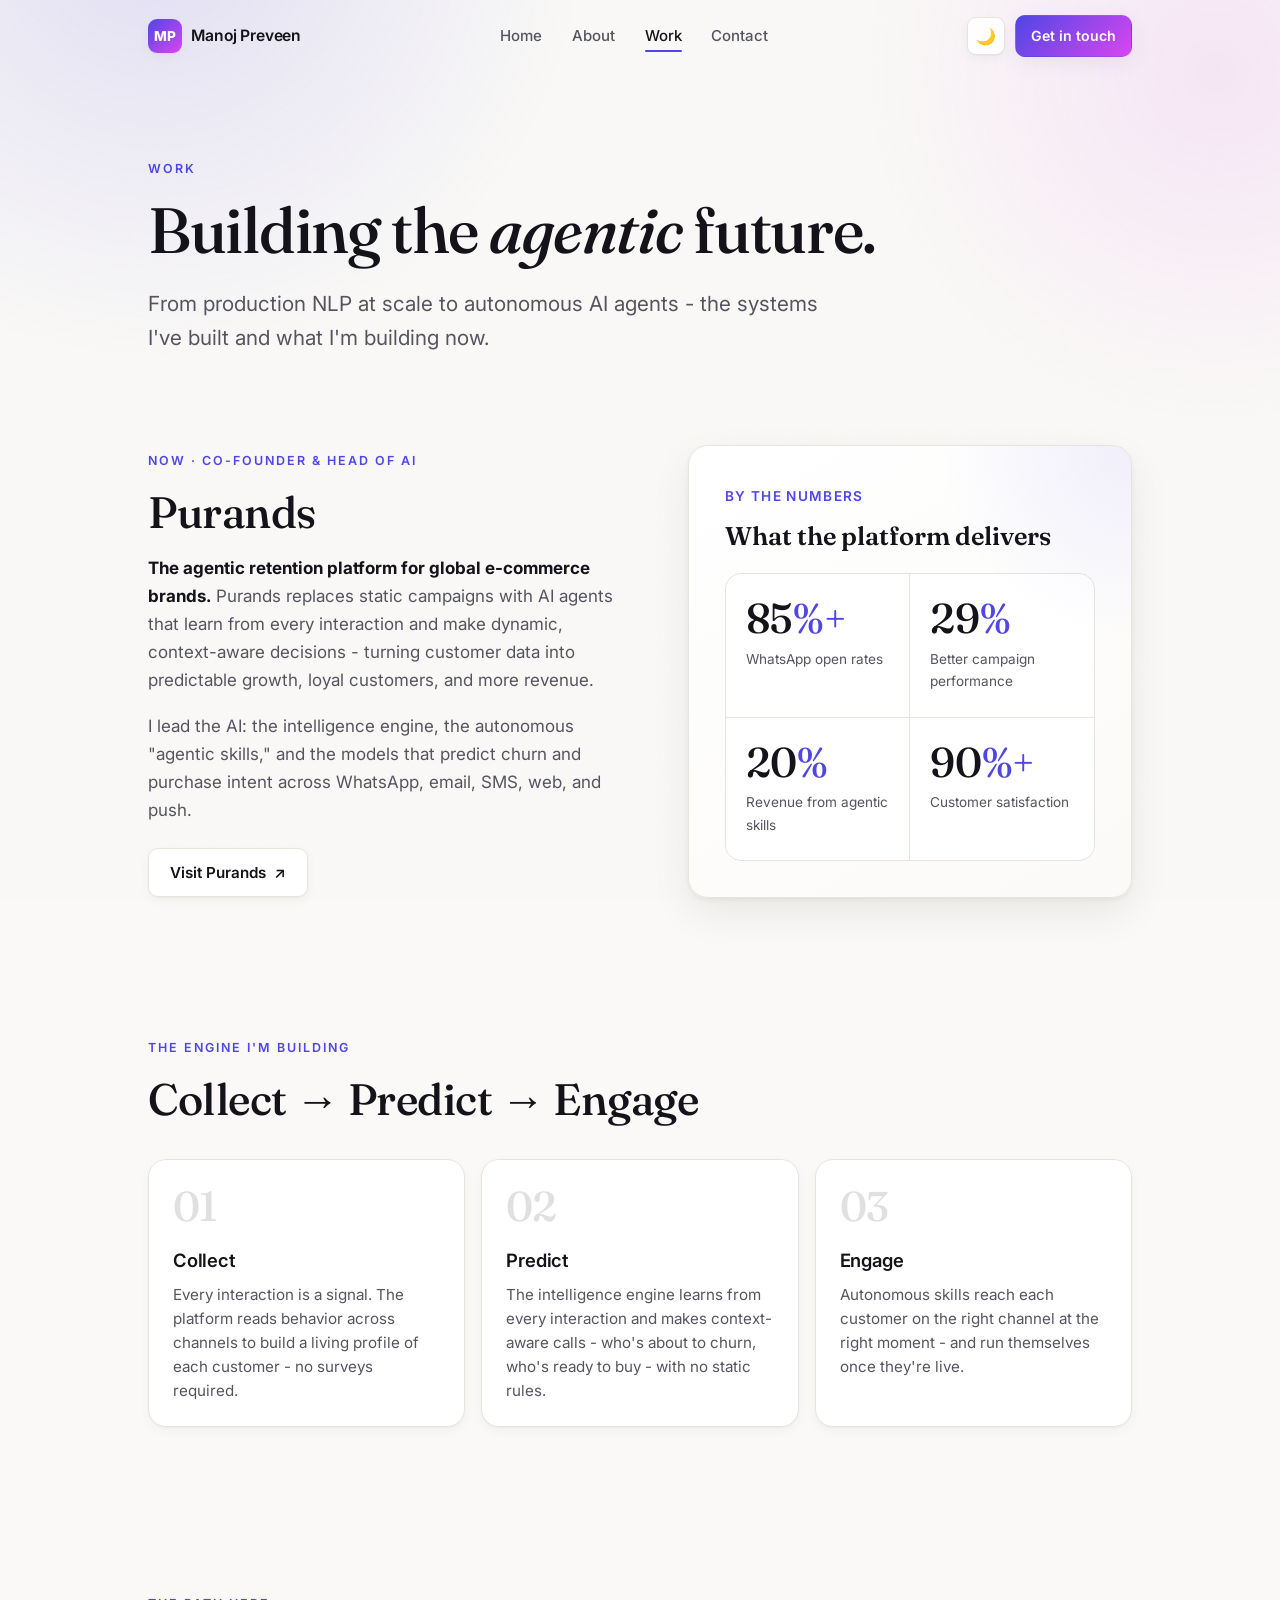
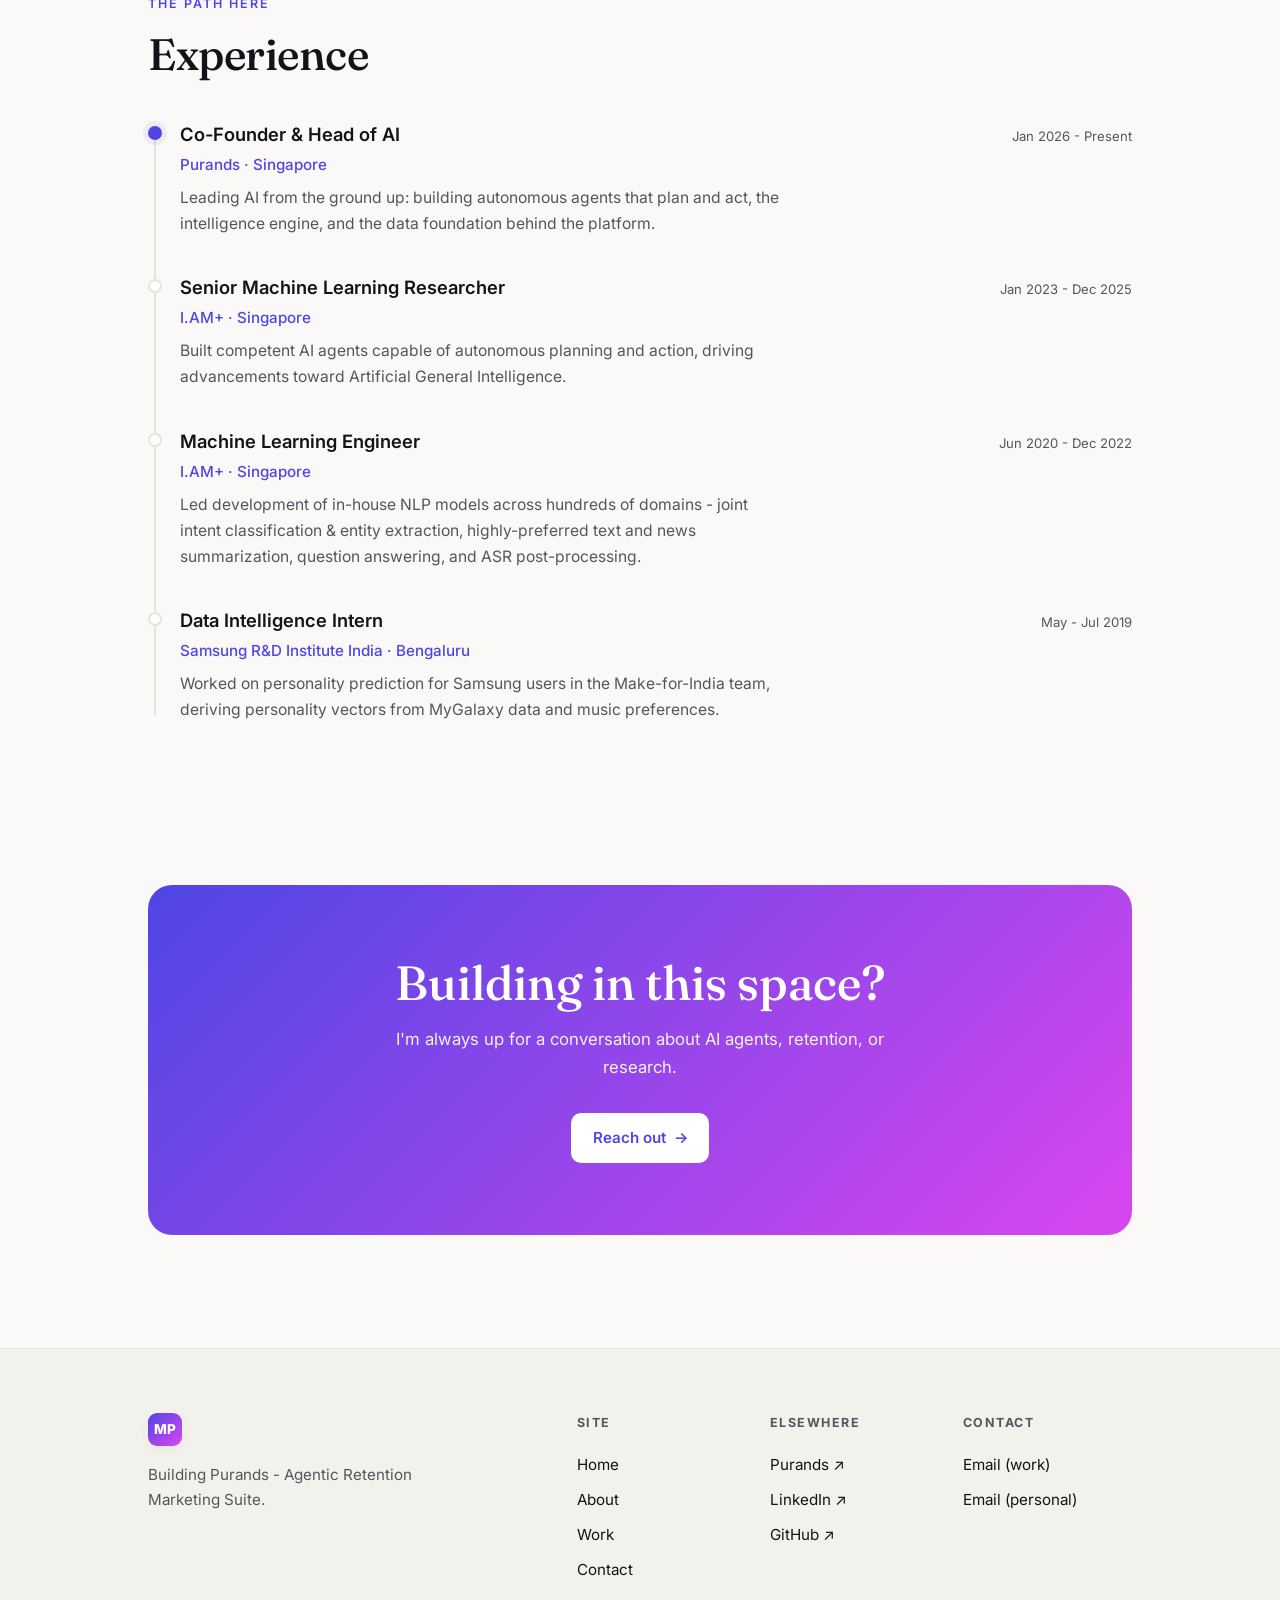
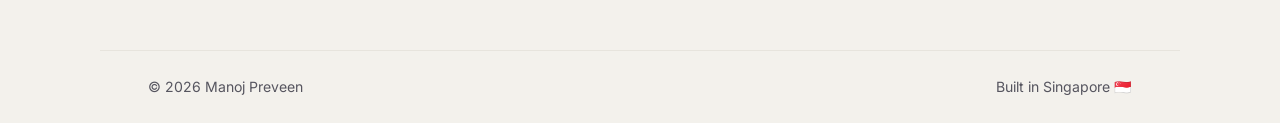
<file: work/index.html>
<!DOCTYPE html>
<html lang="en">
<head>
  <meta charset="UTF-8" />
  <meta name="viewport" content="width=device-width, initial-scale=1.0" />

  <!-- Google tag (gtag.js) - GA4 -->
  <script async src="https://www.googletagmanager.com/gtag/js?id=G-1KL61C6P6J"></script>
  <script>
    window.dataLayer = window.dataLayer || [];
    function gtag(){dataLayer.push(arguments);}
    gtag('js', new Date());
    gtag('config', 'G-1KL61C6P6J');
  </script>
  <title>Work - Manoj Preveen</title>
  <meta name="description" content="The work of Manoj Preveen - building the agentic AI behind Purands, and the NLP & ML research at I.AM+ and Samsung that led here." />
  <meta name="author" content="Manoj Preveen" />
  <meta name="color-scheme" content="light dark" />
  <meta name="theme-color" content="#faf9f7" media="(prefers-color-scheme: light)" />
  <meta name="theme-color" content="#0a0a0c" media="(prefers-color-scheme: dark)" />

  <meta property="og:title" content="Work - Manoj Preveen" />
  <meta property="og:description" content="Building the agentic AI behind Purands. NLP & ML research at I.AM+ and Samsung." />
  <meta property="og:type" content="website" />
  <meta property="og:url" content="https://manojpreveen.com/work" />
  <link rel="canonical" href="https://manojpreveen.com/work" />

  <link rel="icon" href="data:image/svg+xml,<svg xmlns=%22http://www.w3.org/2000/svg%22 viewBox=%220 0 100 100%22><rect width=%22100%22 height=%22100%22 rx=%2222%22 fill=%22%234f46e5%22/><text x=%2250%22 y=%2252%22 font-size=%2248%22 font-family=%22Inter,Arial,sans-serif%22 font-weight=%22700%22 fill=%22white%22 text-anchor=%22middle%22 dominant-baseline=%22central%22>MP</text></svg>" />
  <link rel="preconnect" href="https://fonts.googleapis.com" />
  <link rel="preconnect" href="https://fonts.gstatic.com" crossorigin />
  <link href="https://fonts.googleapis.com/css2?family=Fraunces:ital,opsz,wght@0,9..144,400;0,9..144,500;0,9..144,600;1,9..144,500&family=Inter:wght@400;500;600;700;800&display=swap" rel="stylesheet" />
  <link rel="stylesheet" href="/assets/css/styles.css?v=9" />

  <script>
    (function () {
      try {
        var s = localStorage.getItem('theme');
        var d = window.matchMedia('(prefers-color-scheme: dark)').matches;
        document.documentElement.setAttribute('data-theme', s || (d ? 'dark' : 'light'));
      } catch (e) {}
    })();
  </script>
</head>
<body>
  <div class="bg-glow" aria-hidden="true"></div>
  <div class="bg-grain" aria-hidden="true"></div>

  <header class="site-header" id="site-header">
    <div class="wrap site-header__inner">
      <a class="brand" href="/" aria-label="Manoj Preveen - home">
        <span class="brand__mark">MP</span>
        <span class="brand__name">Manoj Preveen</span>
      </a>
      <nav class="nav" aria-label="Primary">
        <a href="/" class="nav__link">Home</a>
        <a href="/about" class="nav__link">About</a>
        <a href="/work" class="nav__link is-active">Work</a>
        <a href="/contact" class="nav__link">Contact</a>
      </nav>
      <div class="site-header__actions">
        <button id="theme-toggle" class="theme-toggle" aria-label="Toggle dark mode" aria-pressed="false" title="Toggle theme">
          <span class="theme-toggle__icon">🌙</span>
        </button>
        <a class="btn btn--primary btn--sm" href="/contact">Get in touch</a>
        <button class="nav-toggle" id="nav-toggle" aria-label="Open menu" aria-expanded="false">
          <span></span><span></span><span></span>
        </button>
      </div>
    </div>
    <div class="wrap">
      <nav class="mobile-nav" aria-label="Mobile">
        <a href="/">Home</a>
        <a href="/about">About</a>
        <a href="/work" class="is-active">Work</a>
        <a href="/contact">Contact</a>
      </nav>
    </div>
  </header>

  <main class="main">
    <!-- Page hero -->
    <section class="wrap page-hero">
      <div class="load-in">
        <span class="eyebrow">Work</span>
        <h1 class="page-hero__title">Building the <span class="grad" style="font-family:Fraunces,serif;font-style:italic;">agentic</span> future.</h1>
        <p class="hero__sub">From production NLP at scale to autonomous AI agents - the systems I've built and what I'm building now.</p>
      </div>
    </section>

    <!-- Purands feature -->
    <section class="wrap section--tight">
      <div class="feature">
        <div class="reveal">
          <span class="eyebrow">Now · Co-Founder &amp; Head of AI</span>
          <h2 class="section__title">Purands</h2>
          <p class="prose" style="margin-top:1.1rem;">
            <strong style="color:var(--text)">The agentic retention platform for global e-commerce
            brands.</strong> Purands replaces static campaigns with AI agents that learn from every
            interaction and make dynamic, context-aware decisions - turning customer data into
            predictable growth, loyal customers, and more revenue.
          </p>
          <p class="prose">
            I lead the AI: the intelligence engine, the autonomous "agentic skills," and the models
            that predict churn and purchase intent across WhatsApp, email, SMS, web, and push.
          </p>
          <a class="btn btn--ghost" href="https://www.purands.com" target="_blank" rel="noopener noreferrer" style="margin-top:1.5rem;">
            Visit Purands <span class="btn__arrow">↗</span>
          </a>
        </div>
        <div class="feature__panel reveal" data-delay="1">
          <span class="feature__kicker">By the numbers</span>
          <div class="feature__logo">What the platform delivers</div>
          <div class="stats" style="grid-template-columns:repeat(2,1fr);margin-top:1rem;box-shadow:none;">
            <div class="stat">
              <div class="stat__num"><span data-count="85">85</span><span class="unit">%+</span></div>
              <div class="stat__label">WhatsApp open rates</div>
            </div>
            <div class="stat">
              <div class="stat__num"><span data-count="29">29</span><span class="unit">%</span></div>
              <div class="stat__label">Better campaign performance</div>
            </div>
            <div class="stat">
              <div class="stat__num"><span data-count="20">20</span><span class="unit">%</span></div>
              <div class="stat__label">Revenue from agentic skills</div>
            </div>
            <div class="stat">
              <div class="stat__num"><span data-count="90">90</span><span class="unit">%+</span></div>
              <div class="stat__label">Customer satisfaction</div>
            </div>
          </div>
        </div>
      </div>
    </section>

    <!-- How it works -->
    <section class="wrap section">
      <div class="reveal" style="margin-bottom:2.25rem;">
        <span class="eyebrow">The engine I'm building</span>
        <h2 class="section__title">Collect → Predict → Engage</h2>
      </div>
      <div class="grid-cards">
        <article class="n-card reveal">
          <span class="n-card__index">01</span>
          <h3 class="n-card__title">Collect</h3>
          <p class="n-card__text">Every interaction is a signal. The platform reads behavior across channels to build a living profile of each customer - no surveys required.</p>
        </article>
        <article class="n-card reveal" data-delay="1">
          <span class="n-card__index">02</span>
          <h3 class="n-card__title">Predict</h3>
          <p class="n-card__text">The intelligence engine learns from every interaction and makes context-aware calls - who's about to churn, who's ready to buy - with no static rules.</p>
        </article>
        <article class="n-card reveal" data-delay="2">
          <span class="n-card__index">03</span>
          <h3 class="n-card__title">Engage</h3>
          <p class="n-card__text">Autonomous skills reach each customer on the right channel at the right moment - and run themselves once they're live.</p>
        </article>
      </div>
    </section>

    <!-- Experience timeline -->
    <section class="wrap section">
      <div class="reveal" style="margin-bottom:2.5rem;">
        <span class="eyebrow">The path here</span>
        <h2 class="section__title">Experience</h2>
      </div>
      <ol class="timeline">
        <li class="timeline__item timeline__item--current reveal">
          <div class="timeline__head">
            <span class="timeline__role">Co-Founder &amp; Head of AI</span>
            <span class="timeline__date">Jan 2026 - Present</span>
          </div>
          <span class="timeline__org">Purands · Singapore</span>
          <p class="timeline__desc">Leading AI from the ground up: building autonomous agents that plan and act, the intelligence engine, and the data foundation behind the platform.</p>
        </li>
        <li class="timeline__item reveal">
          <div class="timeline__head">
            <span class="timeline__role">Senior Machine Learning Researcher</span>
            <span class="timeline__date">Jan 2023 - Dec 2025</span>
          </div>
          <span class="timeline__org">I.AM+ · Singapore</span>
          <p class="timeline__desc">Built competent AI agents capable of autonomous planning and action, driving advancements toward Artificial General Intelligence.</p>
        </li>
        <li class="timeline__item reveal">
          <div class="timeline__head">
            <span class="timeline__role">Machine Learning Engineer</span>
            <span class="timeline__date">Jun 2020 - Dec 2022</span>
          </div>
          <span class="timeline__org">I.AM+ · Singapore</span>
          <p class="timeline__desc">Led development of in-house NLP models across hundreds of domains - joint intent classification &amp; entity extraction, highly-preferred text and news summarization, question answering, and ASR post-processing.</p>
        </li>
        <li class="timeline__item reveal">
          <div class="timeline__head">
            <span class="timeline__role">Data Intelligence Intern</span>
            <span class="timeline__date">May - Jul 2019</span>
          </div>
          <span class="timeline__org">Samsung R&amp;D Institute India · Bengaluru</span>
          <p class="timeline__desc">Worked on personality prediction for Samsung users in the Make-for-India team, deriving personality vectors from MyGalaxy data and music preferences.</p>
        </li>
      </ol>
    </section>

    <!-- CTA -->
    <section class="wrap section">
      <div class="cta-band reveal">
        <h2 class="cta-band__title">Building in this space?</h2>
        <p class="cta-band__text">I'm always up for a conversation about AI agents, retention, or research.</p>
        <a class="btn" href="/contact">Reach out <span class="btn__arrow">→</span></a>
      </div>
    </section>
  </main>

  <footer class="site-footer">
    <div class="wrap site-footer__inner">
      <div class="site-footer__brand">
        <span class="brand__mark">MP</span>
        <p>Building Purands - Agentic Retention Marketing Suite.</p>
      </div>
      <nav class="site-footer__nav">
        <div>
          <h4>Site</h4>
          <a href="/">Home</a>
          <a href="/about">About</a>
          <a href="/work">Work</a>
          <a href="/contact">Contact</a>
        </div>
        <div>
          <h4>Elsewhere</h4>
          <a href="https://www.purands.com" target="_blank" rel="noopener noreferrer">Purands ↗</a>
          <a href="https://www.linkedin.com/in/manojpreveen" target="_blank" rel="noopener noreferrer">LinkedIn ↗</a>
          <a href="https://github.com/manojpreveen" target="_blank" rel="noopener noreferrer">GitHub ↗</a>
        </div>
        <div>
          <h4>Contact</h4>
          <a href="mailto:manoj@purands.com">Email (work)</a>
          <a href="mailto:manojpreveen@gmail.com">Email (personal)</a>
        </div>
      </nav>
    </div>
    <div class="wrap site-footer__base">
      <p>© <span id="year"></span> Manoj Preveen</p>
      <p>Built in Singapore 🇸🇬</p>
    </div>
  </footer>

  <script src="/assets/js/script.js?v=9"></script>
</body>
</html>
</file>
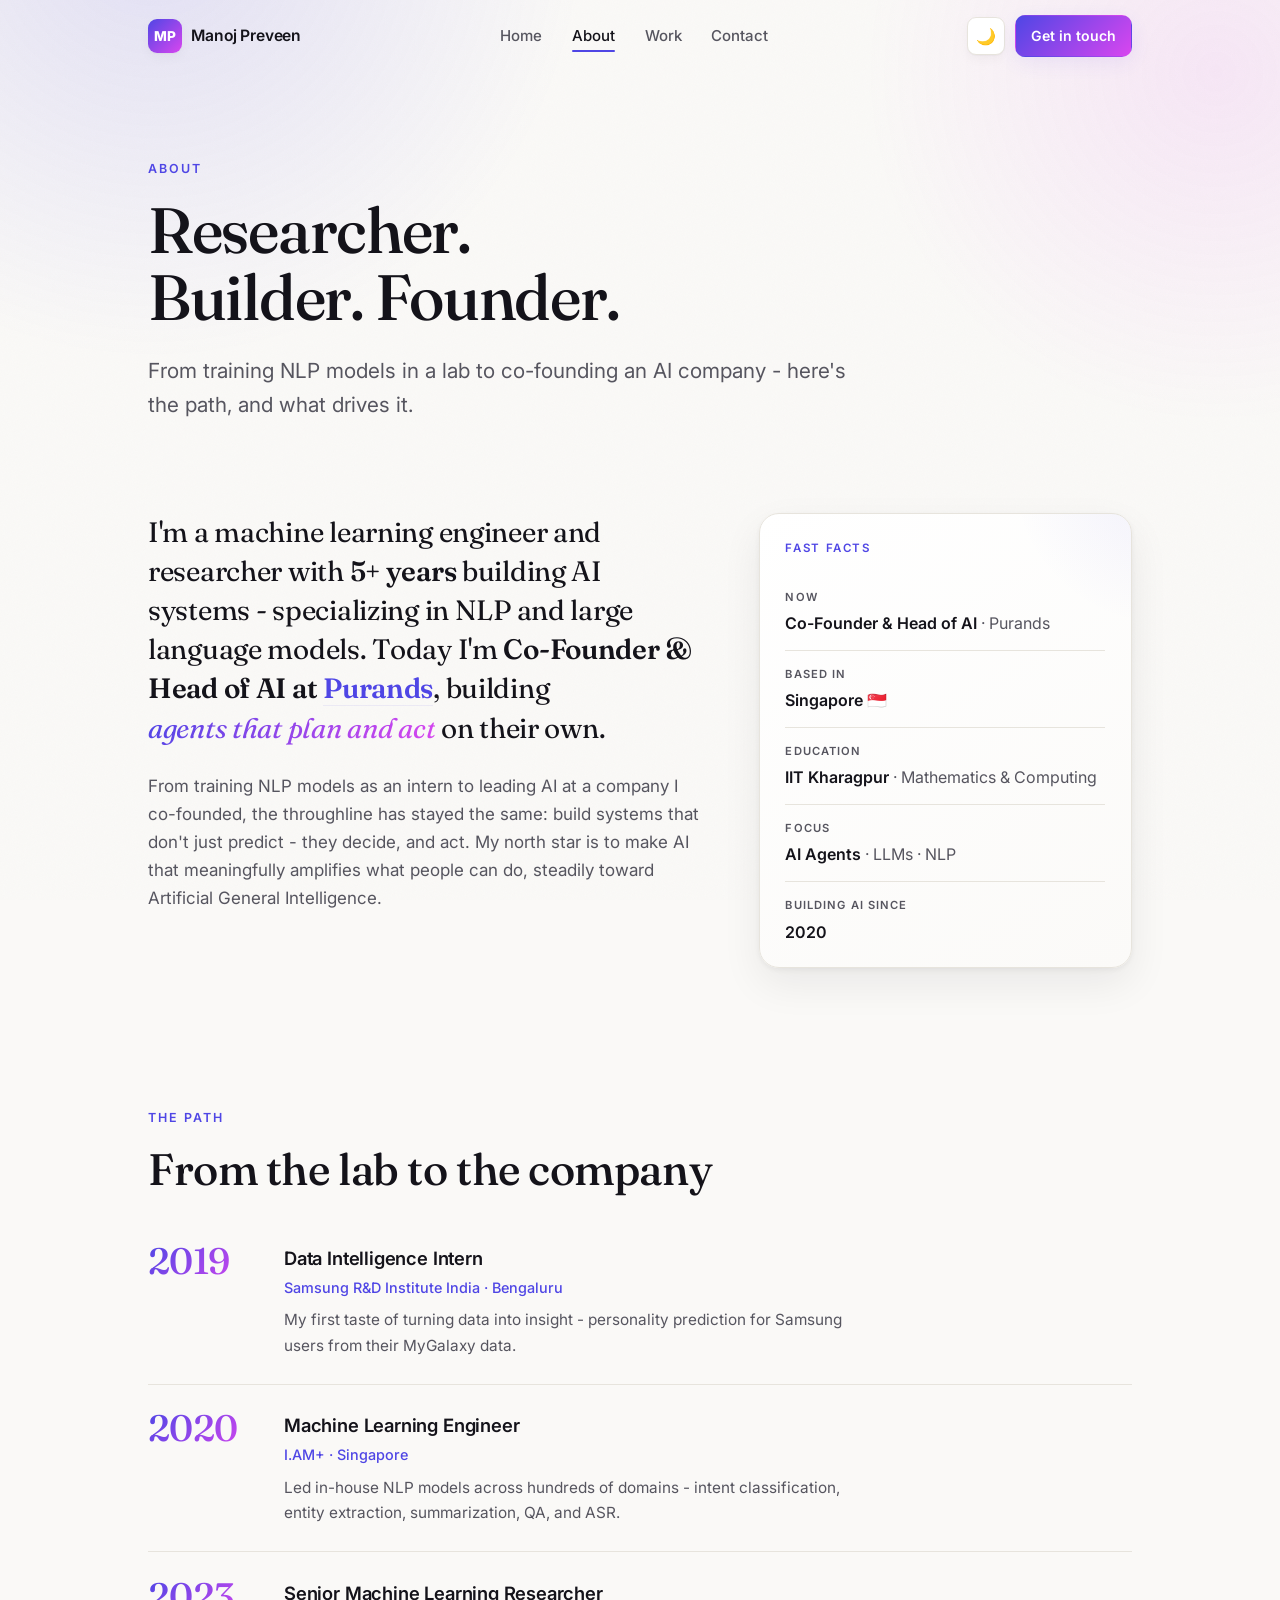
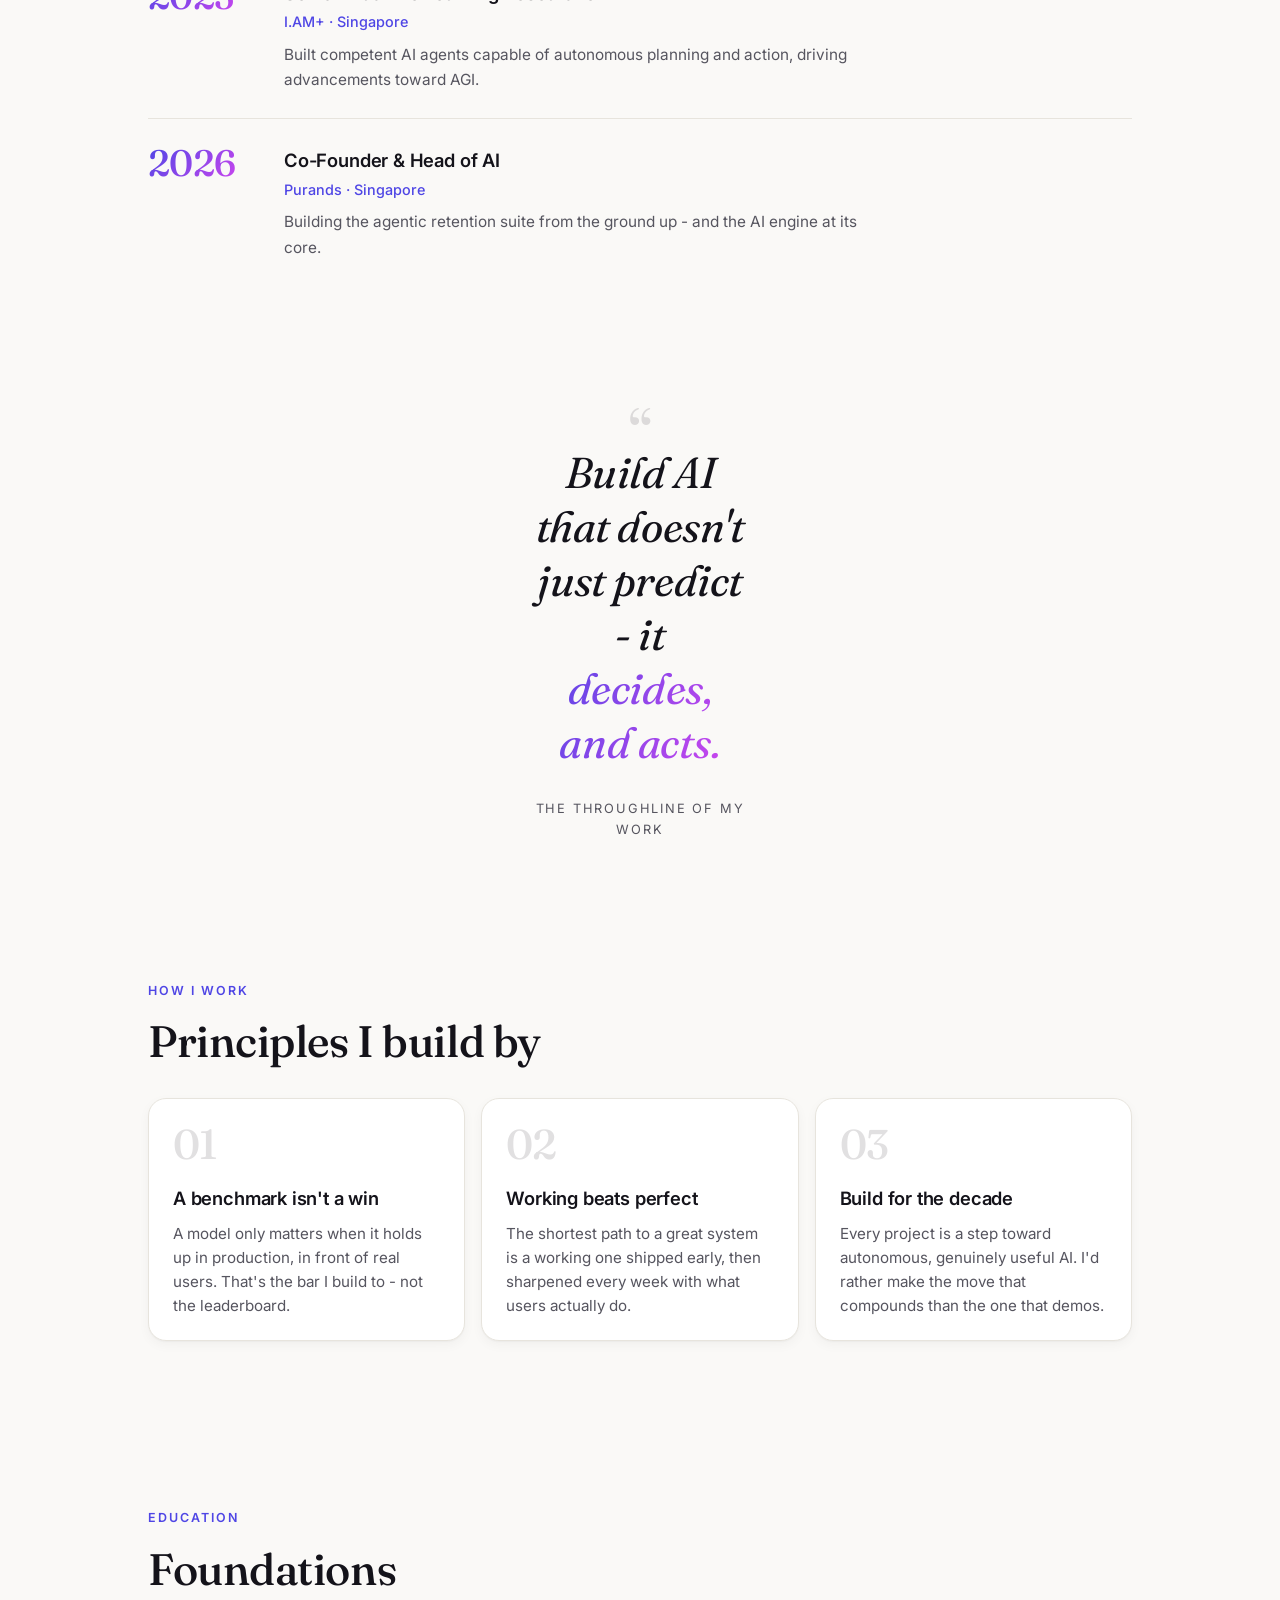
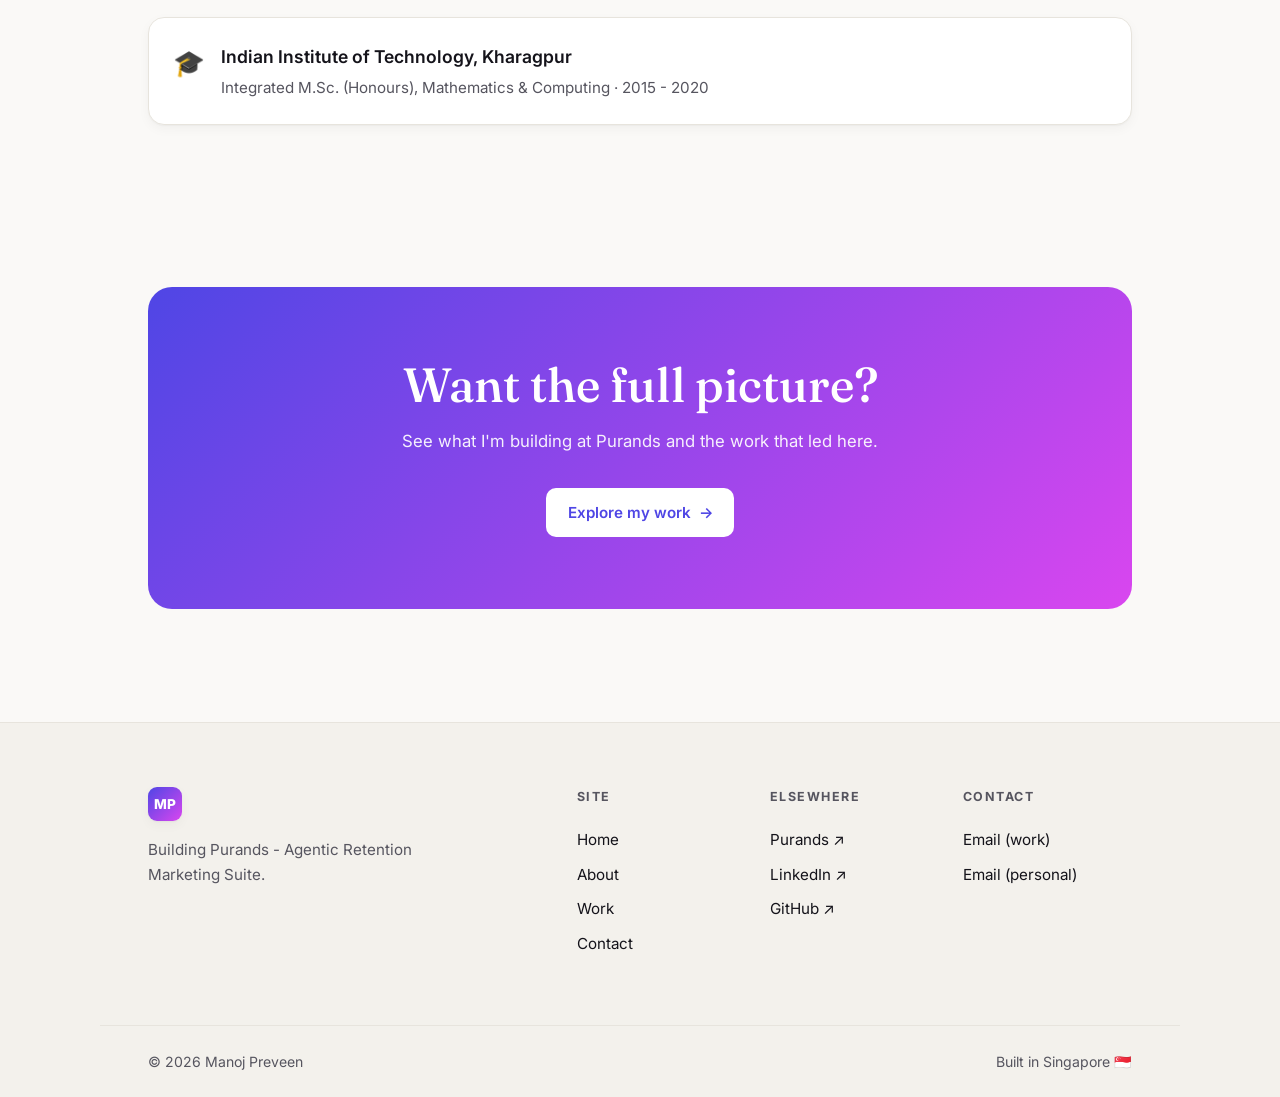
<file: about.html>
<!DOCTYPE html>
<html lang="en">
<head>
  <meta charset="UTF-8" />
  <meta name="viewport" content="width=device-width, initial-scale=1.0" />

  <!-- Microsoft Clarity -->
  <script type="text/javascript">
    (function(c,l,a,r,i,t,y){
        c[a]=c[a]||function(){(c[a].q=c[a].q||[]).push(arguments)};
        t=l.createElement(r);t.async=1;t.src="https://www.clarity.ms/tag/"+i;
        y=l.getElementsByTagName(r)[0];y.parentNode.insertBefore(t,y);
    })(window, document, "clarity", "script", "wzkmbtlcq5");
  </script>

  <!-- Google tag (gtag.js) - GA4 -->
  <script async src="https://www.googletagmanager.com/gtag/js?id=G-1KL61C6P6J"></script>
  <script>
    window.dataLayer = window.dataLayer || [];
    function gtag(){dataLayer.push(arguments);}
    gtag('js', new Date());
    gtag('config', 'G-1KL61C6P6J');
  </script>
  <title>About - Manoj Preveen</title>
  <meta name="description" content="About Manoj Preveen - machine learning researcher turned founder, Co-Founder & Head of AI at Purands. IIT Kharagpur, Mathematics & Computing." />
  <meta name="author" content="Manoj Preveen" />
  <meta name="color-scheme" content="light dark" />
  <meta name="theme-color" content="#faf9f7" media="(prefers-color-scheme: light)" />
  <meta name="theme-color" content="#0a0a0c" media="(prefers-color-scheme: dark)" />

  <meta property="og:title" content="About - Manoj Preveen" />
  <meta property="og:description" content="Machine learning researcher turned founder. Co-Founder & Head of AI at Purands." />
  <meta property="og:type" content="website" />
  <meta property="og:url" content="https://manojpreveen.com/about" />
  <link rel="canonical" href="https://manojpreveen.com/about" />

  <link rel="icon" href="data:image/svg+xml,<svg xmlns=%22http://www.w3.org/2000/svg%22 viewBox=%220 0 100 100%22><rect width=%22100%22 height=%22100%22 rx=%2222%22 fill=%22%234f46e5%22/><text x=%2250%22 y=%2252%22 font-size=%2248%22 font-family=%22Inter,Arial,sans-serif%22 font-weight=%22700%22 fill=%22white%22 text-anchor=%22middle%22 dominant-baseline=%22central%22>MP</text></svg>" />
  <link rel="preconnect" href="https://fonts.googleapis.com" />
  <link rel="preconnect" href="https://fonts.gstatic.com" crossorigin />
  <link href="https://fonts.googleapis.com/css2?family=Fraunces:ital,opsz,wght@0,9..144,400;0,9..144,500;0,9..144,600;1,9..144,500&family=Inter:wght@400;500;600;700;800&display=swap" rel="stylesheet" />
  <link rel="stylesheet" href="/assets/css/styles.css?v=12" />

  <script>
    (function () {
      try {
        var s = localStorage.getItem('theme');
        var d = window.matchMedia('(prefers-color-scheme: dark)').matches;
        document.documentElement.setAttribute('data-theme', s || (d ? 'dark' : 'light'));
      } catch (e) {}
    })();
  </script>
</head>
<body>
  <div class="bg-glow" aria-hidden="true"></div>
  <div class="bg-grain" aria-hidden="true"></div>

  <header class="site-header" id="site-header">
    <div class="wrap site-header__inner">
      <a class="brand" href="/" aria-label="Manoj Preveen - home">
        <span class="brand__mark">MP</span>
        <span class="brand__name">Manoj Preveen</span>
      </a>
      <nav class="nav" aria-label="Primary">
        <a href="/" class="nav__link">Home</a>
        <a href="/about" class="nav__link is-active">About</a>
        <a href="/work" class="nav__link">Work</a>
        <a href="/contact" class="nav__link">Contact</a>
      </nav>
      <div class="site-header__actions">
        <button id="theme-toggle" class="theme-toggle" aria-label="Toggle dark mode" aria-pressed="false" title="Toggle theme">
          <span class="theme-toggle__icon">🌙</span>
        </button>
        <a class="btn btn--primary btn--sm" href="/contact">Get in touch</a>
        <button class="nav-toggle" id="nav-toggle" aria-label="Open menu" aria-expanded="false">
          <span></span><span></span><span></span>
        </button>
      </div>
    </div>
    <div class="wrap">
      <nav class="mobile-nav" aria-label="Mobile">
        <a href="/">Home</a>
        <a href="/about" class="is-active">About</a>
        <a href="/work">Work</a>
        <a href="/contact">Contact</a>
      </nav>
    </div>
  </header>

  <main class="main">
    <!-- Page hero -->
    <section class="wrap page-hero">
      <div class="load-in">
        <span class="eyebrow">About</span>
        <h1 class="page-hero__title">Researcher.<br />Builder. Founder.</h1>
        <p class="hero__sub">From training NLP models in a lab to co-founding an AI company - here's the path, and what drives it.</p>
      </div>
    </section>

    <!-- Bio: lead + fast facts -->
    <section class="wrap section--tight">
      <div class="about-grid">
        <div class="reveal">
          <p class="about-lead">
            I'm a machine learning engineer and researcher with <strong>5+ years</strong>
            building AI systems - specializing in NLP and large language models. Today I'm
            <strong>Co-Founder &amp; Head of AI at
            <a class="inline-link" href="https://www.purands.com" target="_blank" rel="noopener noreferrer">Purands</a></strong>,
            building <span class="grad">agents that plan and act</span> on their own.
          </p>
          <p class="prose">
            From training NLP models as an intern to leading AI at a company I co-founded, the
            throughline has stayed the same: build systems that don't just predict - they decide,
            and act. My north star is to make AI that meaningfully amplifies what people can do,
            steadily toward Artificial General Intelligence.
          </p>
        </div>
        <aside class="factcard reveal" data-delay="1">
          <p class="factcard__title">Fast facts</p>
          <div class="fact">
            <span class="fact__k">Now</span>
            <span class="fact__v">Co-Founder &amp; Head of AI <span>· Purands</span></span>
          </div>
          <div class="fact">
            <span class="fact__k">Based in</span>
            <span class="fact__v">Singapore 🇸🇬</span>
          </div>
          <div class="fact">
            <span class="fact__k">Education</span>
            <span class="fact__v">IIT Kharagpur <span>· Mathematics &amp; Computing</span></span>
          </div>
          <div class="fact">
            <span class="fact__k">Focus</span>
            <span class="fact__v">AI Agents <span>· LLMs · NLP</span></span>
          </div>
          <div class="fact">
            <span class="fact__k">Building AI since</span>
            <span class="fact__v">2020</span>
          </div>
        </aside>
      </div>
    </section>

    <!-- Journey -->
    <section class="wrap section">
      <div class="reveal" style="margin-bottom:1.5rem;">
        <span class="eyebrow">The path</span>
        <h2 class="section__title">From the lab to the company</h2>
      </div>
      <div class="journey">
        <div class="milestone reveal">
          <span class="milestone__year">2019</span>
          <div>
            <span class="milestone__role">Data Intelligence Intern</span>
            <span class="milestone__org">Samsung R&amp;D Institute India · Bengaluru</span>
            <p class="milestone__desc">My first taste of turning data into insight - personality prediction for Samsung users from their MyGalaxy data.</p>
          </div>
        </div>
        <div class="milestone reveal">
          <span class="milestone__year">2020</span>
          <div>
            <span class="milestone__role">Machine Learning Engineer</span>
            <span class="milestone__org">I.AM+ · Singapore</span>
            <p class="milestone__desc">Led in-house NLP models across hundreds of domains - intent classification, entity extraction, summarization, QA, and ASR.</p>
          </div>
        </div>
        <div class="milestone reveal">
          <span class="milestone__year">2023</span>
          <div>
            <span class="milestone__role">Senior Machine Learning Researcher</span>
            <span class="milestone__org">I.AM+ · Singapore</span>
            <p class="milestone__desc">Built competent AI agents capable of autonomous planning and action, driving advancements toward AGI.</p>
          </div>
        </div>
        <div class="milestone reveal">
          <span class="milestone__year">2026</span>
          <div>
            <span class="milestone__role">Co-Founder &amp; Head of AI</span>
            <span class="milestone__org">Purands · Singapore</span>
            <p class="milestone__desc">Building the agentic retention suite from the ground up - and the AI engine at its core.</p>
          </div>
        </div>
      </div>
    </section>

    <!-- Pull quote -->
    <section class="wrap section--tight">
      <figure class="quote reveal">
        <span class="quote__mark" aria-hidden="true">&ldquo;</span>
        <blockquote class="quote__text">Build AI that doesn't just predict - it <span class="grad">decides, and acts.</span></blockquote>
        <figcaption class="quote__by">The throughline of my work</figcaption>
      </figure>
    </section>

    <!-- Philosophy -->
    <section class="wrap section">
      <div class="reveal" style="margin-bottom:2rem;">
        <span class="eyebrow">How I work</span>
        <h2 class="section__title">Principles I build by</h2>
      </div>
      <div class="grid-cards">
        <article class="n-card reveal">
          <span class="n-card__index">01</span>
          <h3 class="n-card__title">A benchmark isn't a win</h3>
          <p class="n-card__text">A model only matters when it holds up in production, in front of real users. That's the bar I build to - not the leaderboard.</p>
        </article>
        <article class="n-card reveal" data-delay="1">
          <span class="n-card__index">02</span>
          <h3 class="n-card__title">Working beats perfect</h3>
          <p class="n-card__text">The shortest path to a great system is a working one shipped early, then sharpened every week with what users actually do.</p>
        </article>
        <article class="n-card reveal" data-delay="2">
          <span class="n-card__index">03</span>
          <h3 class="n-card__title">Build for the decade</h3>
          <p class="n-card__text">Every project is a step toward autonomous, genuinely useful AI. I'd rather make the move that compounds than the one that demos.</p>
        </article>
      </div>
    </section>

    <!-- Education -->
    <section class="wrap section">
      <div class="reveal" style="margin-bottom:1.5rem;">
        <span class="eyebrow">Education</span>
        <h2 class="section__title">Foundations</h2>
      </div>
      <div class="edu reveal">
        <span class="edu__icon">🎓</span>
        <div>
          <h3 class="edu__school">Indian Institute of Technology, Kharagpur</h3>
          <p class="edu__detail">Integrated M.Sc. (Honours), Mathematics &amp; Computing · 2015 - 2020</p>
        </div>
      </div>
    </section>

    <!-- CTA -->
    <section class="wrap section">
      <div class="cta-band reveal">
        <h2 class="cta-band__title">Want the full picture?</h2>
        <p class="cta-band__text">See what I'm building at Purands and the work that led here.</p>
        <a class="btn" href="/work">Explore my work <span class="btn__arrow">→</span></a>
      </div>
    </section>
  </main>

  <footer class="site-footer">
    <div class="wrap site-footer__inner">
      <div class="site-footer__brand">
        <span class="brand__mark">MP</span>
        <p>Building Purands - Agentic Retention Marketing Suite.</p>
      </div>
      <nav class="site-footer__nav">
        <div>
          <h4>Site</h4>
          <a href="/">Home</a>
          <a href="/about">About</a>
          <a href="/work">Work</a>
          <a href="/contact">Contact</a>
        </div>
        <div>
          <h4>Elsewhere</h4>
          <a href="https://www.purands.com" target="_blank" rel="noopener noreferrer">Purands ↗</a>
          <a href="https://www.linkedin.com/in/manojpreveen" target="_blank" rel="noopener noreferrer">LinkedIn ↗</a>
          <a href="https://github.com/manojpreveen" target="_blank" rel="noopener noreferrer">GitHub ↗</a>
        </div>
        <div>
          <h4>Contact</h4>
          <a href="mailto:manoj@purands.com">Email (work)</a>
          <a href="mailto:manojpreveen@gmail.com">Email (personal)</a>
        </div>
      </nav>
    </div>
    <div class="wrap site-footer__base">
      <p>© <span id="year"></span> Manoj Preveen</p>
      <p>Built in Singapore 🇸🇬</p>
    </div>
  </footer>

  <script src="/assets/js/script.js?v=12"></script>
</body>
</html>
</file>
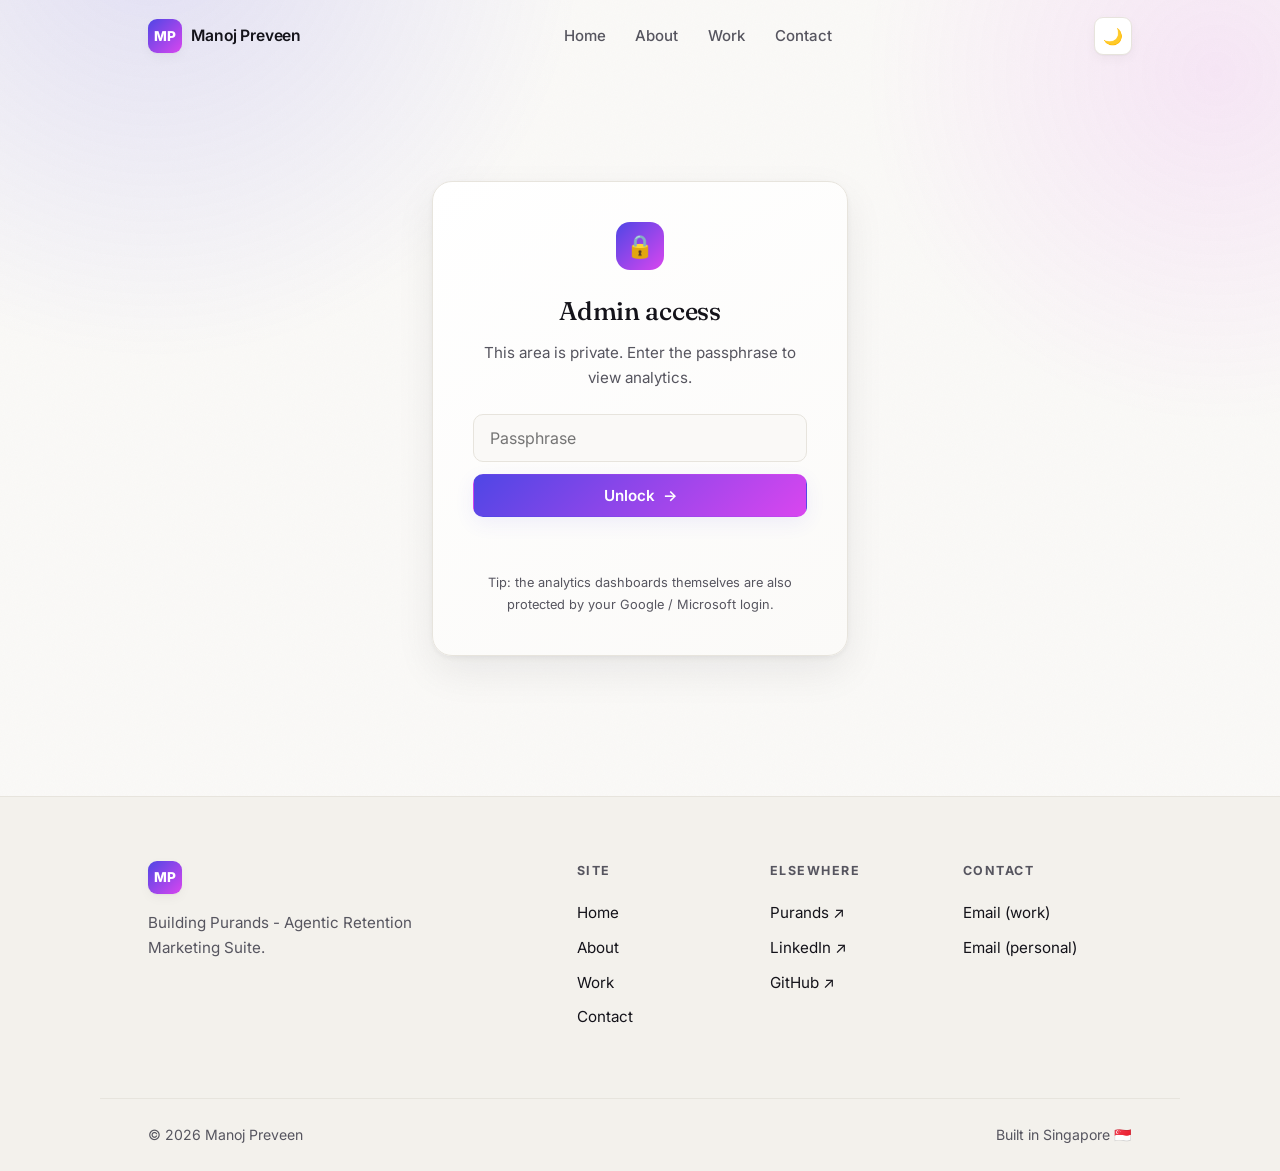
<file: admin.html>
<!DOCTYPE html>
<html lang="en">
<head>
  <meta charset="UTF-8" />
  <meta name="viewport" content="width=device-width, initial-scale=1.0" />

  <!-- Microsoft Clarity -->
  <script type="text/javascript">
    (function(c,l,a,r,i,t,y){
        c[a]=c[a]||function(){(c[a].q=c[a].q||[]).push(arguments)};
        t=l.createElement(r);t.async=1;t.src="https://www.clarity.ms/tag/"+i;
        y=l.getElementsByTagName(r)[0];y.parentNode.insertBefore(t,y);
    })(window, document, "clarity", "script", "wzkmbtlcq5");
  </script>
  <title>Admin - Manoj Preveen</title>
  <meta name="robots" content="noindex, nofollow" />
  <meta name="color-scheme" content="light dark" />
  <meta name="theme-color" content="#faf9f7" media="(prefers-color-scheme: light)" />
  <meta name="theme-color" content="#0a0a0c" media="(prefers-color-scheme: dark)" />

  <link rel="icon" href="data:image/svg+xml,<svg xmlns=%22http://www.w3.org/2000/svg%22 viewBox=%220 0 100 100%22><rect width=%22100%22 height=%22100%22 rx=%2222%22 fill=%22%234f46e5%22/><text x=%2250%22 y=%2252%22 font-size=%2248%22 font-family=%22Inter,Arial,sans-serif%22 font-weight=%22700%22 fill=%22white%22 text-anchor=%22middle%22 dominant-baseline=%22central%22>MP</text></svg>" />
  <link rel="preconnect" href="https://fonts.googleapis.com" />
  <link rel="preconnect" href="https://fonts.gstatic.com" crossorigin />
  <link href="https://fonts.googleapis.com/css2?family=Fraunces:ital,opsz,wght@0,9..144,400;0,9..144,500;0,9..144,600;1,9..144,500&family=Inter:wght@400;500;600;700;800&display=swap" rel="stylesheet" />
  <link rel="stylesheet" href="/assets/css/styles.css?v=12" />

  <script>
    (function () {
      try {
        var s = localStorage.getItem('theme');
        var d = window.matchMedia('(prefers-color-scheme: dark)').matches;
        document.documentElement.setAttribute('data-theme', s || (d ? 'dark' : 'light'));
      } catch (e) {}
    })();
  </script>
</head>
<body>
  <div class="bg-glow" aria-hidden="true"></div>
  <div class="bg-grain" aria-hidden="true"></div>

  <!-- ============ Header ============ -->
  <header class="site-header" id="site-header">
    <div class="wrap site-header__inner">
      <a class="brand" href="/" aria-label="Manoj Preveen - home">
        <span class="brand__mark">MP</span>
        <span class="brand__name">Manoj Preveen</span>
      </a>
      <nav class="nav" aria-label="Primary">
        <a href="/" class="nav__link">Home</a>
        <a href="/about" class="nav__link">About</a>
        <a href="/work" class="nav__link">Work</a>
        <a href="/contact" class="nav__link">Contact</a>
      </nav>
      <div class="site-header__actions">
        <button id="theme-toggle" class="theme-toggle" aria-label="Toggle dark mode" aria-pressed="false" title="Toggle theme">
          <span class="theme-toggle__icon">🌙</span>
        </button>
        <button class="nav-toggle" id="nav-toggle" aria-label="Open menu" aria-expanded="false">
          <span></span><span></span><span></span>
        </button>
      </div>
    </div>
    <div class="wrap">
      <nav class="mobile-nav" aria-label="Mobile">
        <a href="/">Home</a>
        <a href="/about">About</a>
        <a href="/work">Work</a>
        <a href="/contact">Contact</a>
      </nav>
    </div>
  </header>

  <main class="main">
    <!-- ============ Login gate ============ -->
    <section class="wrap admin-gate" id="admin-gate">
      <div class="admin-card">
        <div class="admin-card__icon">🔒</div>
        <h1 class="admin-card__title">Admin access</h1>
        <p class="admin-card__text">This area is private. Enter the passphrase to view analytics.</p>
        <form class="admin-form" id="admin-form" autocomplete="off">
          <input
            class="admin-input"
            id="admin-pass"
            type="password"
            placeholder="Passphrase"
            aria-label="Passphrase"
            autocomplete="current-password"
          />
          <button class="btn btn--primary" type="submit">Unlock <span class="btn__arrow">→</span></button>
          <p class="admin-error" id="admin-error" role="alert">Incorrect passphrase. Try again.</p>
        </form>
        <p class="admin-note">Tip: the analytics dashboards themselves are also protected by your Google / Microsoft login.</p>
      </div>
    </section>

    <!-- ============ Dashboard (revealed after unlock) ============ -->
    <section class="wrap admin-dash" id="admin-dash" aria-hidden="true">
      <div class="admin-bar">
        <h1 class="admin-bar__title">Analytics dashboard</h1>
        <div class="admin-bar__actions">
          <a class="btn btn--ghost btn--sm" href="https://analytics.google.com" target="_blank" rel="noopener noreferrer">Open GA4 ↗</a>
          <a class="btn btn--ghost btn--sm" href="https://clarity.microsoft.com/projects/view/wzkmbtlcq5/dashboard" target="_blank" rel="noopener noreferrer">Open Clarity ↗</a>
          <button class="btn btn--ghost btn--sm" id="admin-logout" type="button">Lock</button>
        </div>
      </div>

      <!-- Quick links to the source tools -->
      <div class="admin-tools">
        <a class="admin-tool" href="https://analytics.google.com" target="_blank" rel="noopener noreferrer">
          <span class="admin-tool__name">📊 Google Analytics 4 ↗</span>
          <span class="admin-tool__desc">Active users, countries, traffic sources, and your custom events (section_view, clicks).</span>
        </a>
        <a class="admin-tool" href="https://clarity.microsoft.com/projects/view/wzkmbtlcq5/dashboard" target="_blank" rel="noopener noreferrer">
          <span class="admin-tool__name">🔥 Microsoft Clarity ↗</span>
          <span class="admin-tool__desc">Click &amp; scroll heatmaps, plus session recordings of real visits.</span>
        </a>
        <a class="admin-tool" href="https://lookerstudio.google.com" target="_blank" rel="noopener noreferrer">
          <span class="admin-tool__name">📈 Looker Studio ↗</span>
          <span class="admin-tool__desc">The custom visual dashboard embedded below (maps, charts, tables).</span>
        </a>
      </div>

      <!-- Embedded Looker Studio dashboard (GA4 data) -->
      <div class="admin-embed" id="admin-embed">
        <iframe
          src="https://datastudio.google.com/embed/reporting/282dc19d-a0a4-4984-8dc9-c19aa916d350/page/h4pzF"
          title="Analytics dashboard"
          allowfullscreen
          sandbox="allow-storage-access-by-user-activation allow-scripts allow-same-origin allow-popups allow-popups-to-escape-sandbox"></iframe>
      </div>

      <!-- Optional second embed: Clarity heatmap dashboards can also be linked above. -->
    </section>
  </main>

  <!-- ============ Footer ============ -->
  <footer class="site-footer">
    <div class="wrap site-footer__inner">
      <div class="site-footer__brand">
        <span class="brand__mark">MP</span>
        <p>Building Purands - Agentic Retention Marketing Suite.</p>
      </div>
      <nav class="site-footer__nav">
        <div>
          <h4>Site</h4>
          <a href="/">Home</a>
          <a href="/about">About</a>
          <a href="/work">Work</a>
          <a href="/contact">Contact</a>
        </div>
        <div>
          <h4>Elsewhere</h4>
          <a href="https://www.purands.com" target="_blank" rel="noopener noreferrer">Purands ↗</a>
          <a href="https://www.linkedin.com/in/manojpreveen" target="_blank" rel="noopener noreferrer">LinkedIn ↗</a>
          <a href="https://github.com/manojpreveen" target="_blank" rel="noopener noreferrer">GitHub ↗</a>
        </div>
        <div>
          <h4>Contact</h4>
          <a href="mailto:manoj@purands.com">Email (work)</a>
          <a href="mailto:manojpreveen@gmail.com">Email (personal)</a>
        </div>
      </nav>
    </div>
    <div class="wrap site-footer__base">
      <p>© <span id="year"></span> Manoj Preveen</p>
      <p>Built in Singapore 🇸🇬</p>
    </div>
  </footer>

  <!-- Shared site behavior (theme, header, mobile menu) -->
  <script src="/assets/js/script.js?v=12"></script>

  <!-- Admin gate (client-side; real protection is on the embedded dashboards) -->
  <script>
    (function () {
      'use strict';
      // SHA-256 of the passphrase. Default passphrase: "goodjobdecoding".
      // To change it: run  printf 'YOUR-NEW-PASS' | shasum -a 256  and paste the hash here.
      var PASS_HASH = 'f96d9ccec7ca5d130ed2ca72b80184260baf3a2d22fc41575f82187c0ab0bd8f';
      var SESSION_KEY = 'admin_ok';

      var gate = document.getElementById('admin-gate');
      var dash = document.getElementById('admin-dash');
      var form = document.getElementById('admin-form');
      var input = document.getElementById('admin-pass');
      var error = document.getElementById('admin-error');
      var logout = document.getElementById('admin-logout');

      function unlock() {
        gate.classList.add('is-hidden');
        dash.classList.add('is-unlocked');
        dash.setAttribute('aria-hidden', 'false');
      }
      function lock() {
        try { sessionStorage.removeItem(SESSION_KEY); } catch (e) {}
        dash.classList.remove('is-unlocked');
        dash.setAttribute('aria-hidden', 'true');
        gate.classList.remove('is-hidden');
        if (input) { input.value = ''; input.focus(); }
      }

      async function sha256(text) {
        var buf = await crypto.subtle.digest('SHA-256', new TextEncoder().encode(text));
        return Array.from(new Uint8Array(buf)).map(function (b) {
          return b.toString(16).padStart(2, '0');
        }).join('');
      }

      // Stay unlocked for this browser session
      try { if (sessionStorage.getItem(SESSION_KEY) === '1') unlock(); } catch (e) {}

      form.addEventListener('submit', async function (e) {
        e.preventDefault();
        error.classList.remove('is-shown');
        var ok = false;
        try { ok = (await sha256(input.value)) === PASS_HASH; } catch (e) { ok = false; }
        if (ok) {
          try { sessionStorage.setItem(SESSION_KEY, '1'); } catch (e) {}
          unlock();
        } else {
          error.classList.add('is-shown');
          input.value = '';
          input.focus();
        }
      });

      if (logout) logout.addEventListener('click', lock);
    })();
  </script>
</body>
</html>
</file>
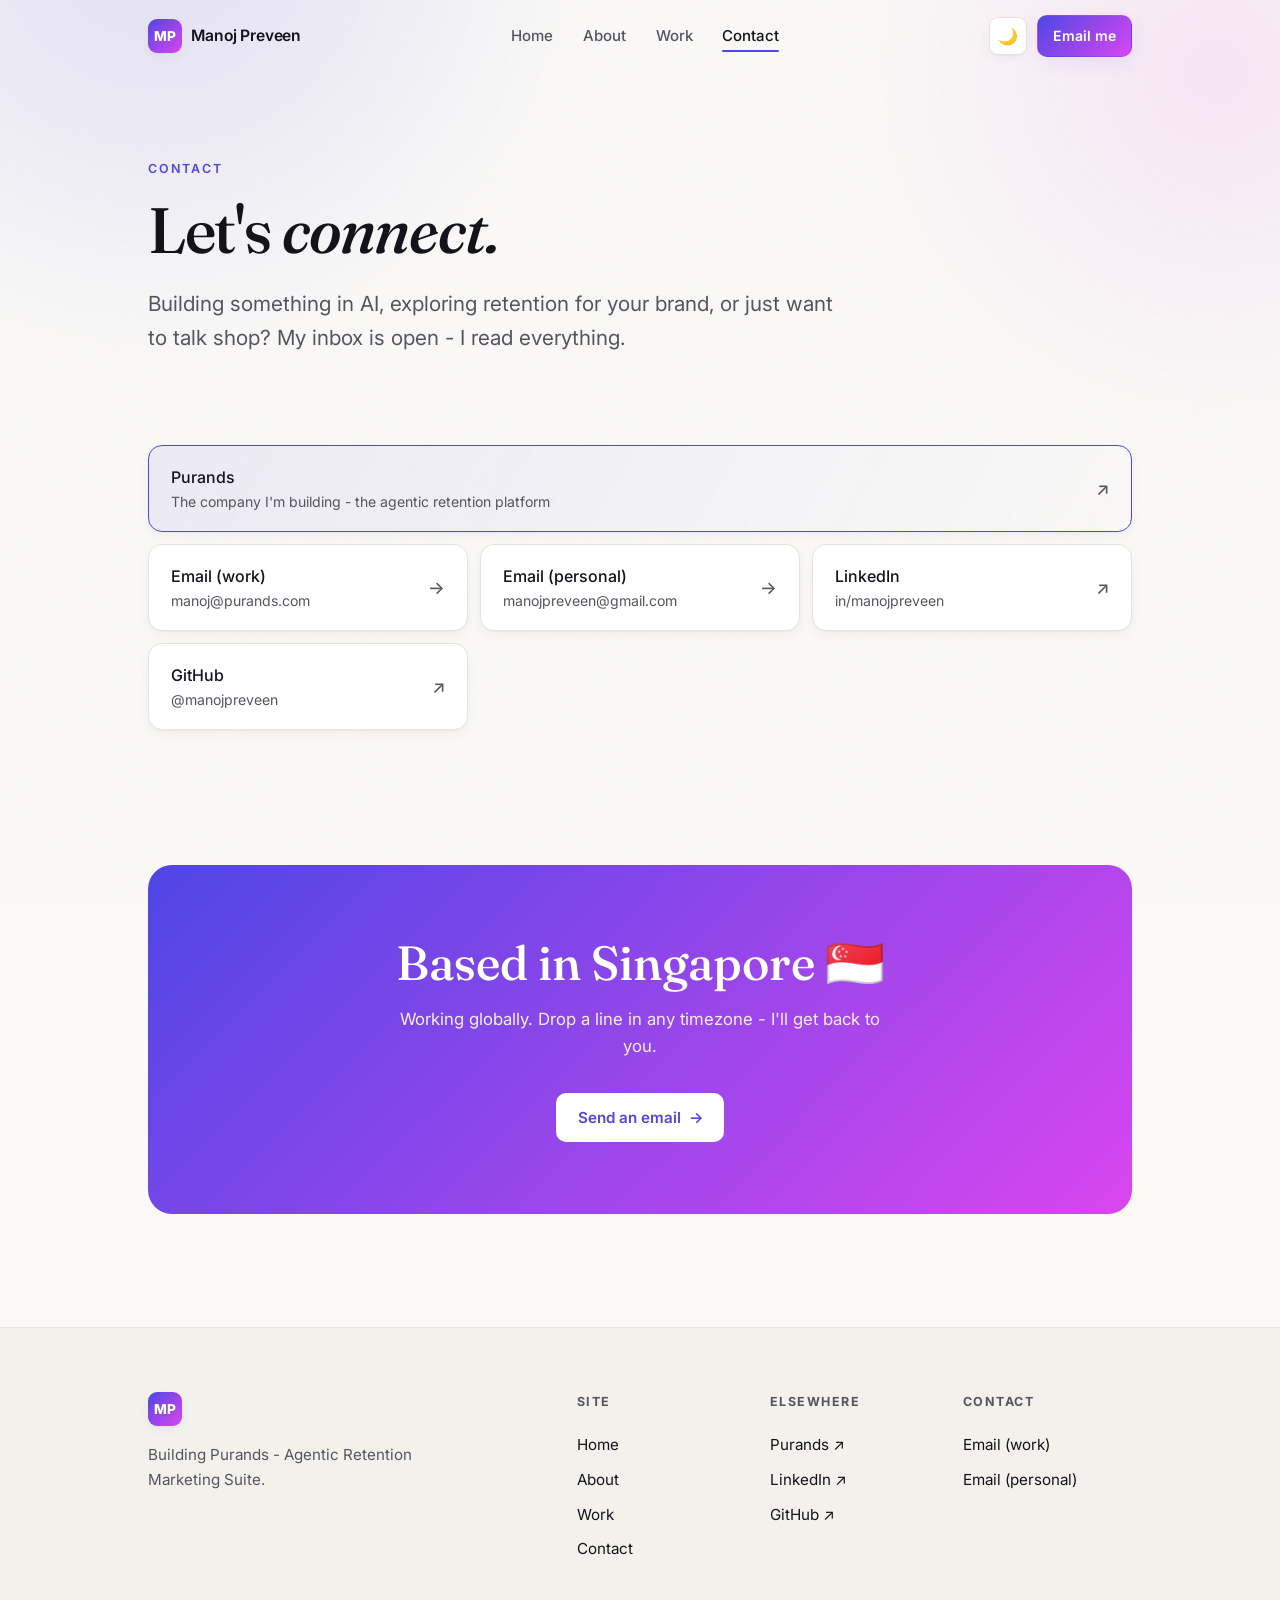
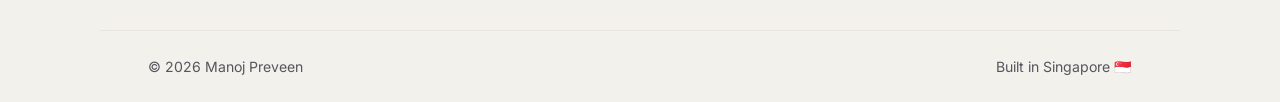
<file: contact.html>
<!DOCTYPE html>
<html lang="en">
<head>
  <meta charset="UTF-8" />
  <meta name="viewport" content="width=device-width, initial-scale=1.0" />

  <!-- Microsoft Clarity -->
  <script type="text/javascript">
    (function(c,l,a,r,i,t,y){
        c[a]=c[a]||function(){(c[a].q=c[a].q||[]).push(arguments)};
        t=l.createElement(r);t.async=1;t.src="https://www.clarity.ms/tag/"+i;
        y=l.getElementsByTagName(r)[0];y.parentNode.insertBefore(t,y);
    })(window, document, "clarity", "script", "wzkmbtlcq5");
  </script>

  <!-- Google tag (gtag.js) - GA4 -->
  <script async src="https://www.googletagmanager.com/gtag/js?id=G-1KL61C6P6J"></script>
  <script>
    window.dataLayer = window.dataLayer || [];
    function gtag(){dataLayer.push(arguments);}
    gtag('js', new Date());
    gtag('config', 'G-1KL61C6P6J');
  </script>
  <title>Contact - Manoj Preveen</title>
  <meta name="description" content="Get in touch with Manoj Preveen - Co-Founder & Head of AI at Purands. Email, LinkedIn, and GitHub." />
  <meta name="author" content="Manoj Preveen" />
  <meta name="color-scheme" content="light dark" />
  <meta name="theme-color" content="#faf9f7" media="(prefers-color-scheme: light)" />
  <meta name="theme-color" content="#0a0a0c" media="(prefers-color-scheme: dark)" />

  <meta property="og:title" content="Contact - Manoj Preveen" />
  <meta property="og:description" content="Get in touch with Manoj Preveen - Co-Founder & Head of AI at Purands." />
  <meta property="og:type" content="website" />
  <meta property="og:url" content="https://manojpreveen.com/contact" />
  <link rel="canonical" href="https://manojpreveen.com/contact" />

  <link rel="icon" href="data:image/svg+xml,<svg xmlns=%22http://www.w3.org/2000/svg%22 viewBox=%220 0 100 100%22><rect width=%22100%22 height=%22100%22 rx=%2222%22 fill=%22%234f46e5%22/><text x=%2250%22 y=%2252%22 font-size=%2248%22 font-family=%22Inter,Arial,sans-serif%22 font-weight=%22700%22 fill=%22white%22 text-anchor=%22middle%22 dominant-baseline=%22central%22>MP</text></svg>" />
  <link rel="preconnect" href="https://fonts.googleapis.com" />
  <link rel="preconnect" href="https://fonts.gstatic.com" crossorigin />
  <link href="https://fonts.googleapis.com/css2?family=Fraunces:ital,opsz,wght@0,9..144,400;0,9..144,500;0,9..144,600;1,9..144,500&family=Inter:wght@400;500;600;700;800&display=swap" rel="stylesheet" />
  <link rel="stylesheet" href="/assets/css/styles.css?v=12" />

  <script>
    (function () {
      try {
        var s = localStorage.getItem('theme');
        var d = window.matchMedia('(prefers-color-scheme: dark)').matches;
        document.documentElement.setAttribute('data-theme', s || (d ? 'dark' : 'light'));
      } catch (e) {}
    })();
  </script>
</head>
<body>
  <div class="bg-glow" aria-hidden="true"></div>
  <div class="bg-grain" aria-hidden="true"></div>

  <header class="site-header" id="site-header">
    <div class="wrap site-header__inner">
      <a class="brand" href="/" aria-label="Manoj Preveen - home">
        <span class="brand__mark">MP</span>
        <span class="brand__name">Manoj Preveen</span>
      </a>
      <nav class="nav" aria-label="Primary">
        <a href="/" class="nav__link">Home</a>
        <a href="/about" class="nav__link">About</a>
        <a href="/work" class="nav__link">Work</a>
        <a href="/contact" class="nav__link is-active">Contact</a>
      </nav>
      <div class="site-header__actions">
        <button id="theme-toggle" class="theme-toggle" aria-label="Toggle dark mode" aria-pressed="false" title="Toggle theme">
          <span class="theme-toggle__icon">🌙</span>
        </button>
        <a class="btn btn--primary btn--sm" href="mailto:manoj@purands.com">Email me</a>
        <button class="nav-toggle" id="nav-toggle" aria-label="Open menu" aria-expanded="false">
          <span></span><span></span><span></span>
        </button>
      </div>
    </div>
    <div class="wrap">
      <nav class="mobile-nav" aria-label="Mobile">
        <a href="/">Home</a>
        <a href="/about">About</a>
        <a href="/work">Work</a>
        <a href="/contact" class="is-active">Contact</a>
      </nav>
    </div>
  </header>

  <main class="main">
    <section class="wrap page-hero">
      <div class="load-in">
        <span class="eyebrow">Contact</span>
        <h1 class="page-hero__title">Let's <span class="grad" style="font-family:Fraunces,serif;font-style:italic;">connect.</span></h1>
        <p class="hero__sub">
          Building something in AI, exploring retention for your brand, or just want to talk shop?
          My inbox is open - I read everything.
        </p>
      </div>
    </section>

    <section class="wrap section--tight">
      <nav class="links reveal" aria-label="Contact and social links">
        <a class="link link--feature" href="https://www.purands.com" target="_blank" rel="noopener noreferrer">
          <span class="link__label">
            Purands
            <span class="link__sub">The company I'm building - the agentic retention platform</span>
          </span>
          <span class="link__arrow">↗</span>
        </a>
        <a class="link" href="mailto:manoj@purands.com">
          <span class="link__label">
            Email (work)
            <span class="link__sub">manoj@purands.com</span>
          </span>
          <span class="link__arrow">→</span>
        </a>
        <a class="link" href="mailto:manojpreveen@gmail.com">
          <span class="link__label">
            Email (personal)
            <span class="link__sub">manojpreveen@gmail.com</span>
          </span>
          <span class="link__arrow">→</span>
        </a>
        <a class="link" href="https://www.linkedin.com/in/manojpreveen" target="_blank" rel="noopener noreferrer">
          <span class="link__label">
            LinkedIn
            <span class="link__sub">in/manojpreveen</span>
          </span>
          <span class="link__arrow">↗</span>
        </a>
        <a class="link" href="https://github.com/manojpreveen" target="_blank" rel="noopener noreferrer">
          <span class="link__label">
            GitHub
            <span class="link__sub">@manojpreveen</span>
          </span>
          <span class="link__arrow">↗</span>
        </a>
      </nav>
    </section>

    <section class="wrap section">
      <div class="cta-band reveal">
        <h2 class="cta-band__title">Based in Singapore 🇸🇬</h2>
        <p class="cta-band__text">Working globally. Drop a line in any timezone - I'll get back to you.</p>
        <a class="btn" href="mailto:manoj@purands.com">Send an email <span class="btn__arrow">→</span></a>
      </div>
    </section>
  </main>

  <footer class="site-footer">
    <div class="wrap site-footer__inner">
      <div class="site-footer__brand">
        <span class="brand__mark">MP</span>
        <p>Building Purands - Agentic Retention Marketing Suite.</p>
      </div>
      <nav class="site-footer__nav">
        <div>
          <h4>Site</h4>
          <a href="/">Home</a>
          <a href="/about">About</a>
          <a href="/work">Work</a>
          <a href="/contact">Contact</a>
        </div>
        <div>
          <h4>Elsewhere</h4>
          <a href="https://www.purands.com" target="_blank" rel="noopener noreferrer">Purands ↗</a>
          <a href="https://www.linkedin.com/in/manojpreveen" target="_blank" rel="noopener noreferrer">LinkedIn ↗</a>
          <a href="https://github.com/manojpreveen" target="_blank" rel="noopener noreferrer">GitHub ↗</a>
        </div>
        <div>
          <h4>Contact</h4>
          <a href="mailto:manoj@purands.com">Email (work)</a>
          <a href="mailto:manojpreveen@gmail.com">Email (personal)</a>
        </div>
      </nav>
    </div>
    <div class="wrap site-footer__base">
      <p>© <span id="year"></span> Manoj Preveen</p>
      <p>Built in Singapore 🇸🇬</p>
    </div>
  </footer>

  <script src="/assets/js/script.js?v=12"></script>
</body>
</html>
</file>
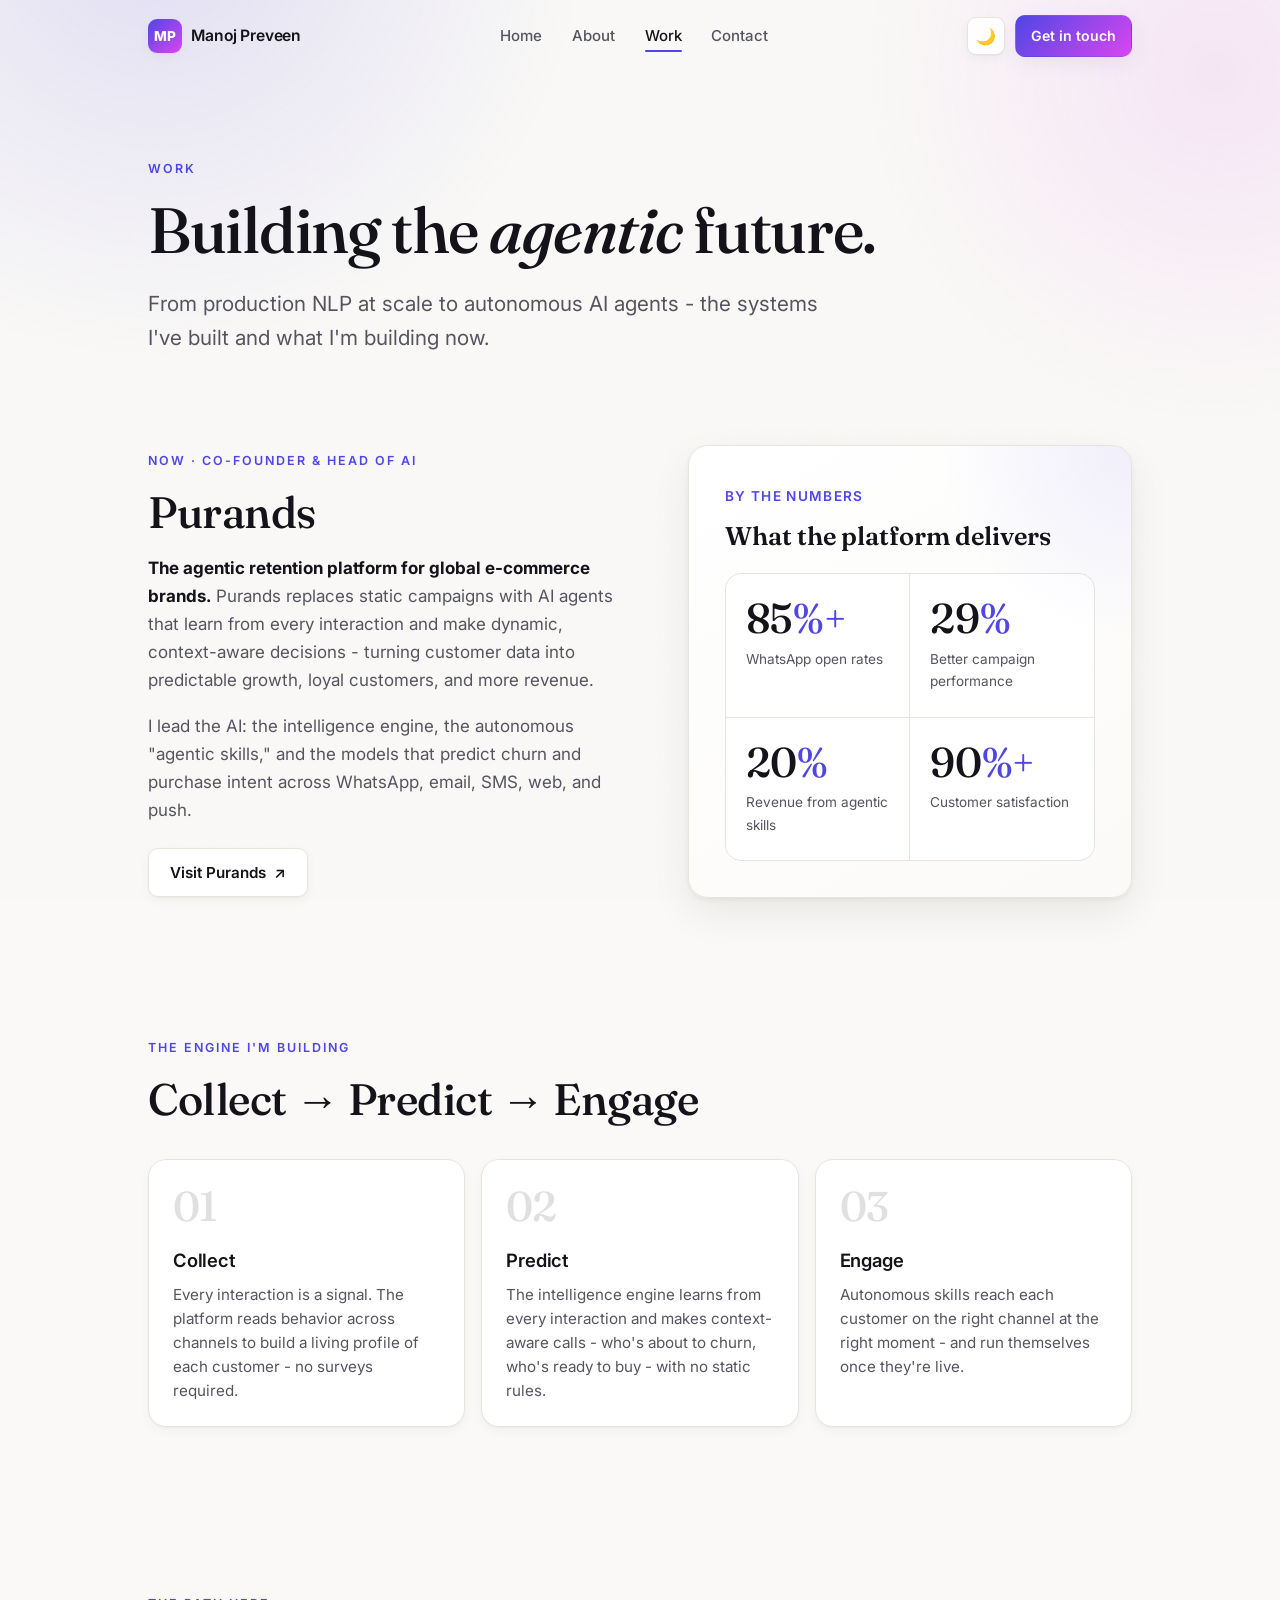
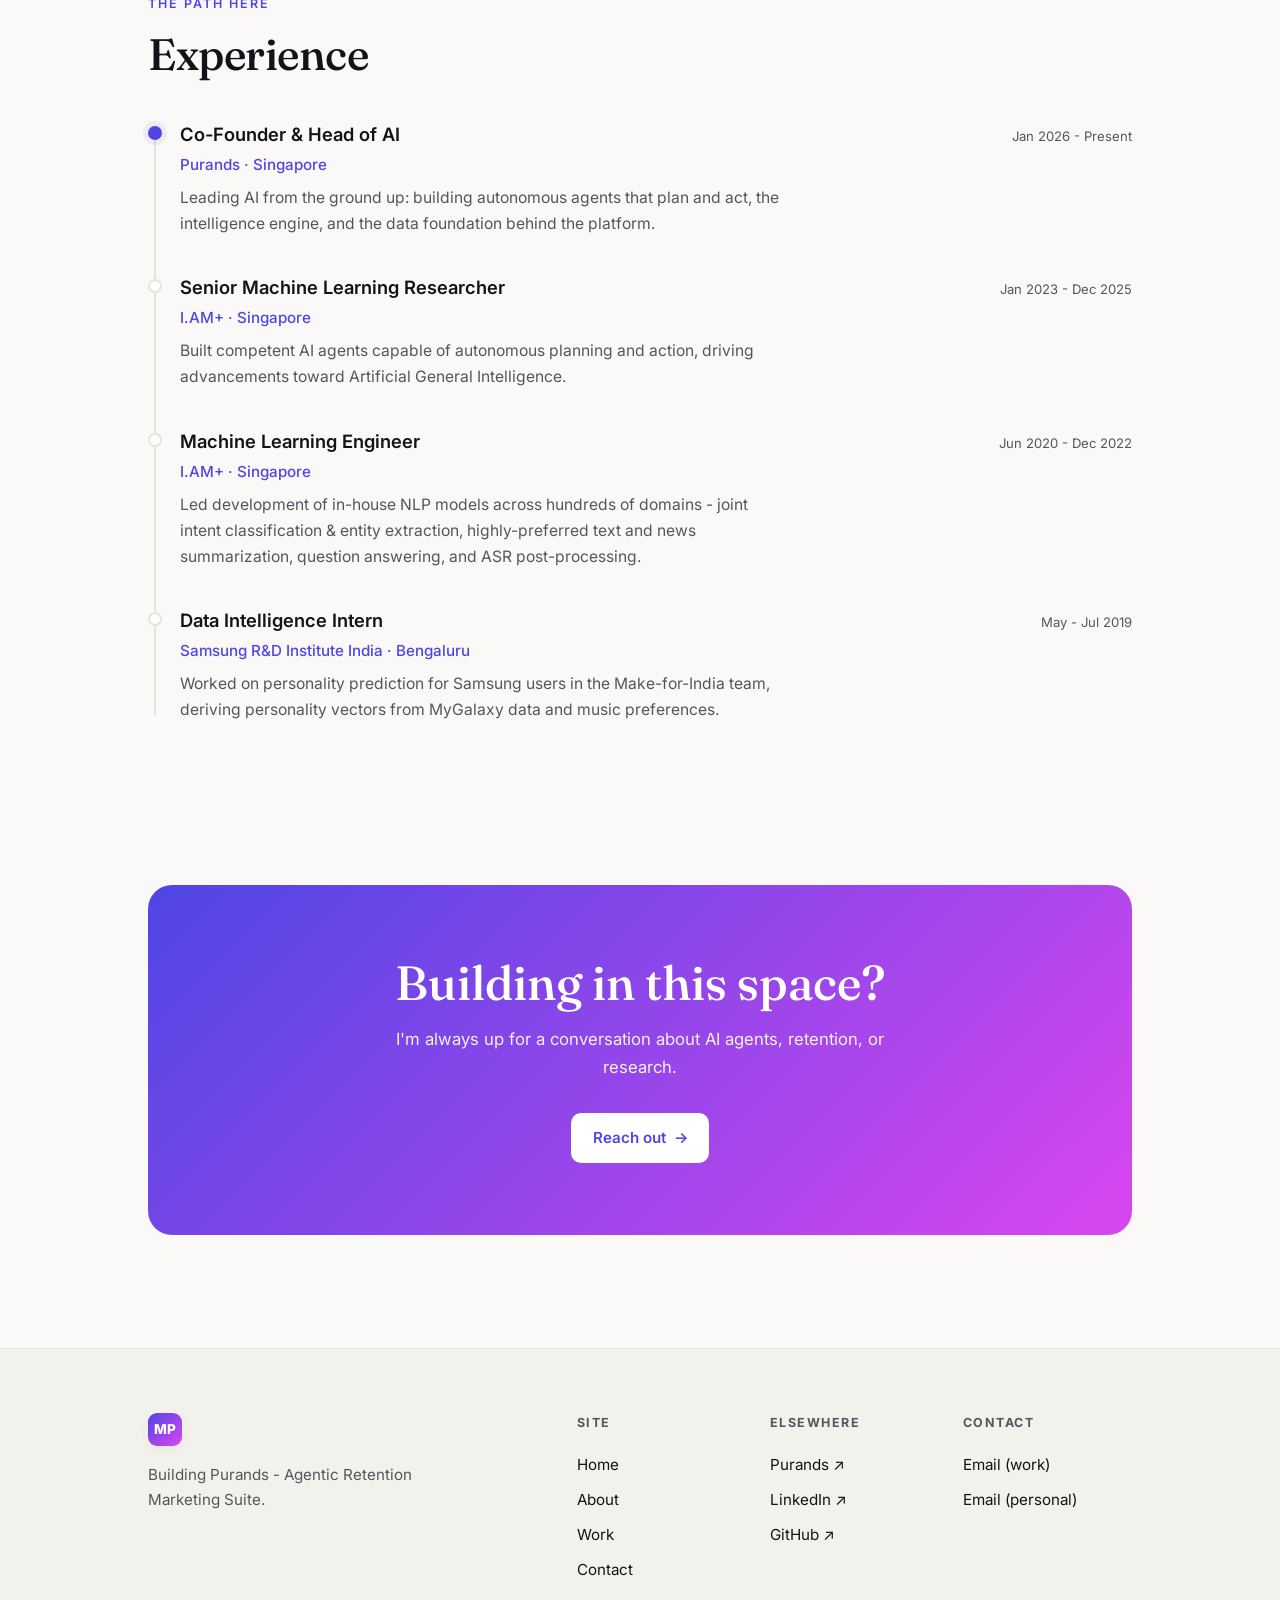
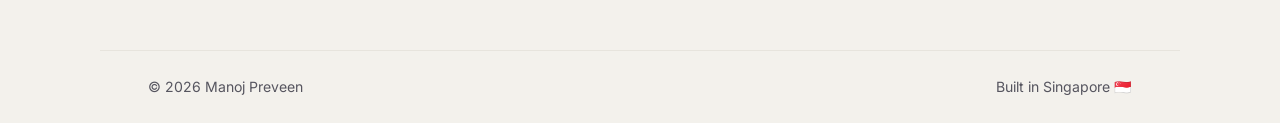
<file: work.html>
<!DOCTYPE html>
<html lang="en">
<head>
  <meta charset="UTF-8" />
  <meta name="viewport" content="width=device-width, initial-scale=1.0" />

  <!-- Microsoft Clarity -->
  <script type="text/javascript">
    (function(c,l,a,r,i,t,y){
        c[a]=c[a]||function(){(c[a].q=c[a].q||[]).push(arguments)};
        t=l.createElement(r);t.async=1;t.src="https://www.clarity.ms/tag/"+i;
        y=l.getElementsByTagName(r)[0];y.parentNode.insertBefore(t,y);
    })(window, document, "clarity", "script", "wzkmbtlcq5");
  </script>

  <!-- Google tag (gtag.js) - GA4 -->
  <script async src="https://www.googletagmanager.com/gtag/js?id=G-1KL61C6P6J"></script>
  <script>
    window.dataLayer = window.dataLayer || [];
    function gtag(){dataLayer.push(arguments);}
    gtag('js', new Date());
    gtag('config', 'G-1KL61C6P6J');
  </script>
  <title>Work - Manoj Preveen</title>
  <meta name="description" content="The work of Manoj Preveen - building the agentic AI behind Purands, and the NLP & ML research at I.AM+ and Samsung that led here." />
  <meta name="author" content="Manoj Preveen" />
  <meta name="color-scheme" content="light dark" />
  <meta name="theme-color" content="#faf9f7" media="(prefers-color-scheme: light)" />
  <meta name="theme-color" content="#0a0a0c" media="(prefers-color-scheme: dark)" />

  <meta property="og:title" content="Work - Manoj Preveen" />
  <meta property="og:description" content="Building the agentic AI behind Purands. NLP & ML research at I.AM+ and Samsung." />
  <meta property="og:type" content="website" />
  <meta property="og:url" content="https://manojpreveen.com/work" />
  <link rel="canonical" href="https://manojpreveen.com/work" />

  <link rel="icon" href="data:image/svg+xml,<svg xmlns=%22http://www.w3.org/2000/svg%22 viewBox=%220 0 100 100%22><rect width=%22100%22 height=%22100%22 rx=%2222%22 fill=%22%234f46e5%22/><text x=%2250%22 y=%2252%22 font-size=%2248%22 font-family=%22Inter,Arial,sans-serif%22 font-weight=%22700%22 fill=%22white%22 text-anchor=%22middle%22 dominant-baseline=%22central%22>MP</text></svg>" />
  <link rel="preconnect" href="https://fonts.googleapis.com" />
  <link rel="preconnect" href="https://fonts.gstatic.com" crossorigin />
  <link href="https://fonts.googleapis.com/css2?family=Fraunces:ital,opsz,wght@0,9..144,400;0,9..144,500;0,9..144,600;1,9..144,500&family=Inter:wght@400;500;600;700;800&display=swap" rel="stylesheet" />
  <link rel="stylesheet" href="/assets/css/styles.css?v=12" />

  <script>
    (function () {
      try {
        var s = localStorage.getItem('theme');
        var d = window.matchMedia('(prefers-color-scheme: dark)').matches;
        document.documentElement.setAttribute('data-theme', s || (d ? 'dark' : 'light'));
      } catch (e) {}
    })();
  </script>
</head>
<body>
  <div class="bg-glow" aria-hidden="true"></div>
  <div class="bg-grain" aria-hidden="true"></div>

  <header class="site-header" id="site-header">
    <div class="wrap site-header__inner">
      <a class="brand" href="/" aria-label="Manoj Preveen - home">
        <span class="brand__mark">MP</span>
        <span class="brand__name">Manoj Preveen</span>
      </a>
      <nav class="nav" aria-label="Primary">
        <a href="/" class="nav__link">Home</a>
        <a href="/about" class="nav__link">About</a>
        <a href="/work" class="nav__link is-active">Work</a>
        <a href="/contact" class="nav__link">Contact</a>
      </nav>
      <div class="site-header__actions">
        <button id="theme-toggle" class="theme-toggle" aria-label="Toggle dark mode" aria-pressed="false" title="Toggle theme">
          <span class="theme-toggle__icon">🌙</span>
        </button>
        <a class="btn btn--primary btn--sm" href="/contact">Get in touch</a>
        <button class="nav-toggle" id="nav-toggle" aria-label="Open menu" aria-expanded="false">
          <span></span><span></span><span></span>
        </button>
      </div>
    </div>
    <div class="wrap">
      <nav class="mobile-nav" aria-label="Mobile">
        <a href="/">Home</a>
        <a href="/about">About</a>
        <a href="/work" class="is-active">Work</a>
        <a href="/contact">Contact</a>
      </nav>
    </div>
  </header>

  <main class="main">
    <!-- Page hero -->
    <section class="wrap page-hero">
      <div class="load-in">
        <span class="eyebrow">Work</span>
        <h1 class="page-hero__title">Building the <span class="grad" style="font-family:Fraunces,serif;font-style:italic;">agentic</span> future.</h1>
        <p class="hero__sub">From production NLP at scale to autonomous AI agents - the systems I've built and what I'm building now.</p>
      </div>
    </section>

    <!-- Purands feature -->
    <section class="wrap section--tight">
      <div class="feature">
        <div class="reveal">
          <span class="eyebrow">Now · Co-Founder &amp; Head of AI</span>
          <h2 class="section__title">Purands</h2>
          <p class="prose" style="margin-top:1.1rem;">
            <strong style="color:var(--text)">The agentic retention platform for global e-commerce
            brands.</strong> Purands replaces static campaigns with AI agents that learn from every
            interaction and make dynamic, context-aware decisions - turning customer data into
            predictable growth, loyal customers, and more revenue.
          </p>
          <p class="prose">
            I lead the AI: the intelligence engine, the autonomous "agentic skills," and the models
            that predict churn and purchase intent across WhatsApp, email, SMS, web, and push.
          </p>
          <a class="btn btn--ghost" href="https://www.purands.com" target="_blank" rel="noopener noreferrer" style="margin-top:1.5rem;">
            Visit Purands <span class="btn__arrow">↗</span>
          </a>
        </div>
        <div class="feature__panel reveal" data-delay="1">
          <span class="feature__kicker">By the numbers</span>
          <div class="feature__logo">What the platform delivers</div>
          <div class="stats" style="grid-template-columns:repeat(2,1fr);margin-top:1rem;box-shadow:none;">
            <div class="stat">
              <div class="stat__num"><span data-count="85">85</span><span class="unit">%+</span></div>
              <div class="stat__label">WhatsApp open rates</div>
            </div>
            <div class="stat">
              <div class="stat__num"><span data-count="29">29</span><span class="unit">%</span></div>
              <div class="stat__label">Better campaign performance</div>
            </div>
            <div class="stat">
              <div class="stat__num"><span data-count="20">20</span><span class="unit">%</span></div>
              <div class="stat__label">Revenue from agentic skills</div>
            </div>
            <div class="stat">
              <div class="stat__num"><span data-count="90">90</span><span class="unit">%+</span></div>
              <div class="stat__label">Customer satisfaction</div>
            </div>
          </div>
        </div>
      </div>
    </section>

    <!-- How it works -->
    <section class="wrap section">
      <div class="reveal" style="margin-bottom:2.25rem;">
        <span class="eyebrow">The engine I'm building</span>
        <h2 class="section__title">Collect → Predict → Engage</h2>
      </div>
      <div class="grid-cards">
        <article class="n-card reveal">
          <span class="n-card__index">01</span>
          <h3 class="n-card__title">Collect</h3>
          <p class="n-card__text">Every interaction is a signal. The platform reads behavior across channels to build a living profile of each customer - no surveys required.</p>
        </article>
        <article class="n-card reveal" data-delay="1">
          <span class="n-card__index">02</span>
          <h3 class="n-card__title">Predict</h3>
          <p class="n-card__text">The intelligence engine learns from every interaction and makes context-aware calls - who's about to churn, who's ready to buy - with no static rules.</p>
        </article>
        <article class="n-card reveal" data-delay="2">
          <span class="n-card__index">03</span>
          <h3 class="n-card__title">Engage</h3>
          <p class="n-card__text">Autonomous skills reach each customer on the right channel at the right moment - and run themselves once they're live.</p>
        </article>
      </div>
    </section>

    <!-- Experience timeline -->
    <section class="wrap section">
      <div class="reveal" style="margin-bottom:2.5rem;">
        <span class="eyebrow">The path here</span>
        <h2 class="section__title">Experience</h2>
      </div>
      <ol class="timeline">
        <li class="timeline__item timeline__item--current reveal">
          <div class="timeline__head">
            <span class="timeline__role">Co-Founder &amp; Head of AI</span>
            <span class="timeline__date">Jan 2026 - Present</span>
          </div>
          <span class="timeline__org">Purands · Singapore</span>
          <p class="timeline__desc">Leading AI from the ground up: building autonomous agents that plan and act, the intelligence engine, and the data foundation behind the platform.</p>
        </li>
        <li class="timeline__item reveal">
          <div class="timeline__head">
            <span class="timeline__role">Senior Machine Learning Researcher</span>
            <span class="timeline__date">Jan 2023 - Dec 2025</span>
          </div>
          <span class="timeline__org">I.AM+ · Singapore</span>
          <p class="timeline__desc">Built competent AI agents capable of autonomous planning and action, driving advancements toward Artificial General Intelligence.</p>
        </li>
        <li class="timeline__item reveal">
          <div class="timeline__head">
            <span class="timeline__role">Machine Learning Engineer</span>
            <span class="timeline__date">Jun 2020 - Dec 2022</span>
          </div>
          <span class="timeline__org">I.AM+ · Singapore</span>
          <p class="timeline__desc">Led development of in-house NLP models across hundreds of domains - joint intent classification &amp; entity extraction, highly-preferred text and news summarization, question answering, and ASR post-processing.</p>
        </li>
        <li class="timeline__item reveal">
          <div class="timeline__head">
            <span class="timeline__role">Data Intelligence Intern</span>
            <span class="timeline__date">May - Jul 2019</span>
          </div>
          <span class="timeline__org">Samsung R&amp;D Institute India · Bengaluru</span>
          <p class="timeline__desc">Worked on personality prediction for Samsung users in the Make-for-India team, deriving personality vectors from MyGalaxy data and music preferences.</p>
        </li>
      </ol>
    </section>

    <!-- CTA -->
    <section class="wrap section">
      <div class="cta-band reveal">
        <h2 class="cta-band__title">Building in this space?</h2>
        <p class="cta-band__text">I'm always up for a conversation about AI agents, retention, or research.</p>
        <a class="btn" href="/contact">Reach out <span class="btn__arrow">→</span></a>
      </div>
    </section>
  </main>

  <footer class="site-footer">
    <div class="wrap site-footer__inner">
      <div class="site-footer__brand">
        <span class="brand__mark">MP</span>
        <p>Building Purands - Agentic Retention Marketing Suite.</p>
      </div>
      <nav class="site-footer__nav">
        <div>
          <h4>Site</h4>
          <a href="/">Home</a>
          <a href="/about">About</a>
          <a href="/work">Work</a>
          <a href="/contact">Contact</a>
        </div>
        <div>
          <h4>Elsewhere</h4>
          <a href="https://www.purands.com" target="_blank" rel="noopener noreferrer">Purands ↗</a>
          <a href="https://www.linkedin.com/in/manojpreveen" target="_blank" rel="noopener noreferrer">LinkedIn ↗</a>
          <a href="https://github.com/manojpreveen" target="_blank" rel="noopener noreferrer">GitHub ↗</a>
        </div>
        <div>
          <h4>Contact</h4>
          <a href="mailto:manoj@purands.com">Email (work)</a>
          <a href="mailto:manojpreveen@gmail.com">Email (personal)</a>
        </div>
      </nav>
    </div>
    <div class="wrap site-footer__base">
      <p>© <span id="year"></span> Manoj Preveen</p>
      <p>Built in Singapore 🇸🇬</p>
    </div>
  </footer>

  <script src="/assets/js/script.js?v=12"></script>
</body>
</html>
</file>
<file: assets/css/styles.css>
/* =====================================================================
   Manoj Preveen - personal portfolio
   Design system + components (shared across all pages)
   ===================================================================== */

/* ---------- Design tokens ---------- */
:root {
  --bg: #faf9f7;
  --bg-2: #f3f1ec;
  --surface: #ffffff;
  --surface-2: #fbfaf8;
  --text: #14131a;
  --text-muted: #56555f;
  --border: #e7e4dd;
  --accent: #4f46e5;
  --accent-2: #d946ef;
  --accent-soft: rgba(79, 70, 229, 0.08);
  --faint: rgba(20, 19, 26, 0.13);
  --shadow-sm: 0 1px 2px rgba(20, 19, 26, 0.04), 0 4px 12px rgba(20, 19, 26, 0.04);
  --shadow-md: 0 2px 6px rgba(20, 19, 26, 0.06), 0 16px 40px rgba(20, 19, 26, 0.07);
  --glow-1: rgba(79, 70, 229, 0.14);
  --glow-2: rgba(217, 70, 239, 0.10);
  --header-bg: rgba(250, 249, 247, 0.72);
  --maxw: 1080px;
}

[data-theme="dark"] {
  --bg: #0a0a0c;
  --bg-2: #0f0f13;
  --surface: #141419;
  --surface-2: #17171d;
  --text: #f5f4f2;
  --text-muted: #9b9aa4;
  --border: #26252c;
  --accent: #8b8cf8;
  --accent-2: #e879f9;
  --accent-soft: rgba(139, 140, 248, 0.12);
  --faint: rgba(245, 244, 242, 0.16);
  --shadow-sm: 0 1px 2px rgba(0, 0, 0, 0.4), 0 4px 12px rgba(0, 0, 0, 0.3);
  --shadow-md: 0 2px 6px rgba(0, 0, 0, 0.5), 0 16px 40px rgba(0, 0, 0, 0.45);
  --glow-1: rgba(139, 140, 248, 0.18);
  --glow-2: rgba(232, 121, 249, 0.12);
  --header-bg: rgba(10, 10, 12, 0.72);
}

/* ---------- Reset ---------- */
*, *::before, *::after { margin: 0; padding: 0; box-sizing: border-box; }

html {
  -webkit-font-smoothing: antialiased;
  -moz-osx-font-smoothing: grayscale;
  scroll-behavior: smooth;
  scroll-padding-top: 6rem;
}

body {
  font-family: 'Inter', -apple-system, BlinkMacSystemFont, 'Segoe UI', Roboto, sans-serif;
  background: var(--bg);
  color: var(--text);
  min-height: 100vh;
  display: flex;
  flex-direction: column;
  line-height: 1.65;
  position: relative;
  overflow-x: hidden;
  transition: background 0.4s ease, color 0.4s ease;
}

::selection { background: var(--accent); color: #fff; }

a { color: inherit; }

/* ---------- Ambient background ---------- */
.bg-glow {
  position: fixed;
  inset: 0;
  z-index: -2;
  pointer-events: none;
  background:
    radial-gradient(45rem 45rem at 12% -8%, var(--glow-1), transparent 60%),
    radial-gradient(40rem 40rem at 95% 8%, var(--glow-2), transparent 55%);
  animation: drift 20s ease-in-out infinite alternate;
}

.bg-grain {
  position: fixed;
  inset: 0;
  z-index: -1;
  pointer-events: none;
  opacity: 0.025;
  background-image: url("data:image/svg+xml,%3Csvg xmlns='http://www.w3.org/2000/svg' width='120' height='120'%3E%3Cfilter id='n'%3E%3CfeTurbulence type='fractalNoise' baseFrequency='0.9' numOctaves='2'/%3E%3C/filter%3E%3Crect width='100%25' height='100%25' filter='url(%23n)'/%3E%3C/svg%3E");
}

@keyframes drift {
  from { transform: translate3d(0, 0, 0) scale(1); }
  to   { transform: translate3d(-2.5%, 2%, 0) scale(1.08); }
}

/* ---------- Shared layout ---------- */
.wrap {
  width: 100%;
  max-width: var(--maxw);
  margin: 0 auto;
  padding-inline: clamp(1.25rem, 5vw, 3rem);
}

.main { flex: 1; }

.section { padding-block: clamp(3.5rem, 9vh, 6.5rem); }
.section--tight { padding-block: clamp(2.5rem, 6vh, 4rem); }

.eyebrow {
  display: inline-block;
  font-size: 0.78rem;
  font-weight: 600;
  text-transform: uppercase;
  letter-spacing: 0.16em;
  color: var(--accent);
  margin-bottom: 1rem;
}

.section__title {
  font-family: 'Fraunces', Georgia, serif;
  font-weight: 500;
  font-size: clamp(1.9rem, 4.5vw, 2.75rem);
  letter-spacing: -0.01em;
  line-height: 1.1;
}

.section__lead {
  margin-top: 1rem;
  font-size: 1.125rem;
  color: var(--text-muted);
  max-width: 56ch;
}

.prose { font-size: 1.0625rem; color: var(--text-muted); max-width: 62ch; }
.prose + .prose { margin-top: 1.1rem; }
.prose a, .inline-link {
  color: var(--accent);
  text-decoration: none;
  border-bottom: 1px solid var(--accent-soft);
  transition: border-color 0.18s ease;
}
.prose a:hover, .inline-link:hover { border-bottom-color: var(--accent); }

/* =====================================================================
   Header
   ===================================================================== */
.site-header {
  position: sticky;
  top: 0;
  z-index: 100;
  transition: background 0.3s ease, border-color 0.3s ease, backdrop-filter 0.3s ease;
  border-bottom: 1px solid transparent;
}

.site-header.is-scrolled {
  background: var(--header-bg);
  -webkit-backdrop-filter: saturate(180%) blur(14px);
  backdrop-filter: saturate(180%) blur(14px);
  border-bottom-color: var(--border);
}

.site-header__inner {
  display: flex;
  align-items: center;
  justify-content: space-between;
  gap: 1rem;
  height: 4.5rem;
}

.brand {
  display: inline-flex;
  align-items: center;
  gap: 0.6rem;
  text-decoration: none;
  font-weight: 600;
}

.brand__mark {
  display: grid;
  place-items: center;
  width: 2.1rem;
  height: 2.1rem;
  border-radius: 9px;
  background: linear-gradient(135deg, var(--accent), var(--accent-2));
  color: #fff;
  font-weight: 800;
  font-size: 0.85rem;
  letter-spacing: 0.02em;
  box-shadow: var(--shadow-sm);
}

.brand__name { font-size: 0.98rem; letter-spacing: -0.01em; }

.nav { display: flex; gap: 0.35rem; }

.nav__link {
  position: relative;
  text-decoration: none;
  font-size: 0.94rem;
  font-weight: 500;
  color: var(--text-muted);
  padding: 0.4rem 0.75rem;
  border-radius: 8px;
  transition: color 0.18s ease, background 0.18s ease;
}

.nav__link::after {
  content: "";
  position: absolute;
  left: 0.75rem;
  right: 0.75rem;
  bottom: 0.15rem;
  height: 2px;
  background: var(--accent);
  border-radius: 2px;
  transform: scaleX(0);
  transform-origin: left;
  transition: transform 0.22s ease;
}

.nav__link:hover { color: var(--text); }
.nav__link:hover::after { transform: scaleX(0.5); }
.nav__link.is-active { color: var(--text); }
.nav__link.is-active::after { transform: scaleX(1); }

.site-header__actions { display: flex; align-items: center; gap: 0.6rem; }

/* ---------- Buttons ---------- */
.btn {
  display: inline-flex;
  align-items: center;
  gap: 0.5rem;
  font-family: inherit;
  font-size: 0.95rem;
  font-weight: 600;
  text-decoration: none;
  padding: 0.7rem 1.3rem;
  border-radius: 10px;
  border: 1px solid transparent;
  cursor: pointer;
  transition: transform 0.16s ease, box-shadow 0.16s ease, background 0.16s ease, border-color 0.16s ease;
}

.btn--primary {
  background: linear-gradient(135deg, var(--accent), var(--accent-2));
  color: #fff;
  box-shadow: 0 6px 20px var(--accent-soft);
}
.btn--primary:hover { transform: translateY(-2px); box-shadow: 0 10px 28px var(--accent-soft); }

.btn--ghost {
  background: var(--surface);
  color: var(--text);
  border-color: var(--border);
  box-shadow: var(--shadow-sm);
}
.btn--ghost:hover { transform: translateY(-2px); border-color: var(--accent); }

.btn--sm { padding: 0.5rem 0.95rem; font-size: 0.88rem; }
.btn .btn__arrow { transition: transform 0.18s ease; }
.btn:hover .btn__arrow { transform: translateX(3px); }

/* ---------- Theme toggle ---------- */
.theme-toggle {
  display: grid;
  place-items: center;
  width: 2.35rem;
  height: 2.35rem;
  background: var(--surface);
  border: 1px solid var(--border);
  border-radius: 9px;
  cursor: pointer;
  font-size: 1rem;
  box-shadow: var(--shadow-sm);
  transition: transform 0.16s ease, border-color 0.16s ease;
}
.theme-toggle:hover { transform: translateY(-2px); border-color: var(--accent); }

/* ---------- Mobile nav ---------- */
.nav-toggle {
  display: none;
  flex-direction: column;
  justify-content: center;
  gap: 4px;
  width: 2.35rem;
  height: 2.35rem;
  background: var(--surface);
  border: 1px solid var(--border);
  border-radius: 9px;
  cursor: pointer;
  box-shadow: var(--shadow-sm);
}
.nav-toggle span {
  display: block;
  width: 1.05rem;
  height: 2px;
  margin: 0 auto;
  background: var(--text);
  border-radius: 2px;
  transition: transform 0.25s ease, opacity 0.2s ease;
}
.nav-toggle.is-open span:nth-child(1) { transform: translateY(6px) rotate(45deg); }
.nav-toggle.is-open span:nth-child(2) { opacity: 0; }
.nav-toggle.is-open span:nth-child(3) { transform: translateY(-6px) rotate(-45deg); }

.mobile-nav {
  display: none;
  flex-direction: column;
  gap: 0.25rem;
  padding: 0.5rem 0 1.25rem;
}
.mobile-nav a {
  text-decoration: none;
  font-size: 1.05rem;
  font-weight: 500;
  color: var(--text-muted);
  padding: 0.7rem 0.25rem;
  border-bottom: 1px solid var(--border);
}
.mobile-nav a.is-active { color: var(--accent); }
.site-header.is-menu-open .mobile-nav { display: flex; }

/* =====================================================================
   Hero (home)
   ===================================================================== */
.hero { padding-block: clamp(3.5rem, 12vh, 8rem) clamp(2.5rem, 7vh, 5rem); }

.hero__badge {
  display: inline-flex;
  align-items: center;
  gap: 0.5rem;
  font-size: 0.85rem;
  font-weight: 500;
  color: var(--text-muted);
  background: var(--surface);
  border: 1px solid var(--border);
  border-radius: 999px;
  padding: 0.4rem 0.9rem 0.4rem 0.5rem;
  box-shadow: var(--shadow-sm);
  margin-bottom: 1.75rem;
}
.hero__badge .dot {
  width: 0.5rem; height: 0.5rem; border-radius: 50%;
  background: #22c55e; box-shadow: 0 0 0 4px rgba(34, 197, 94, 0.18);
  animation: pulse 2.4s ease-in-out infinite;
}
@keyframes pulse { 0%,100%{opacity:1;} 50%{opacity:0.4;} }

.hero__title {
  font-family: 'Fraunces', Georgia, serif;
  font-weight: 500;
  font-size: clamp(2.6rem, 7vw, 5rem);
  line-height: 1.1;
  letter-spacing: -0.02em;
  max-width: 16ch;
  padding-bottom: 0.05em;
}
.hero__title .grad {
  background: linear-gradient(115deg, var(--accent), var(--accent-2));
  -webkit-background-clip: text; background-clip: text;
  -webkit-text-fill-color: transparent;
  font-style: italic;
}

/* Gradient text uses background-clip:text, which paints the gradient only over
   the element's box. Tall italic ascenders/descenders (e.g. the "d" in "kind")
   spill above that box and lose their fill. inline-block makes vertical padding
   reliably enlarge the paint box on every line; the negative margin cancels the
   layout shift so surrounding spacing is unchanged. */
.grad {
  display: inline-block;
  padding-block: 0.22em;
  margin-block: -0.22em;
}

.hero__sub {
  margin-top: 1.5rem;
  font-size: clamp(1.05rem, 2.2vw, 1.3rem);
  color: var(--text-muted);
  max-width: 54ch;
}
.hero__sub strong { color: var(--text); font-weight: 600; }

.hero__cta { margin-top: 2.25rem; display: flex; flex-wrap: wrap; gap: 0.85rem; }

/* ---------- Stats strip ---------- */
.stats {
  display: grid;
  grid-template-columns: repeat(4, 1fr);
  gap: 1px;
  background: var(--border);
  border: 1px solid var(--border);
  border-radius: 16px;
  overflow: hidden;
  box-shadow: var(--shadow-sm);
}
.stat { background: var(--surface); padding: 1.5rem 1.25rem; }
.stat__num {
  font-family: 'Fraunces', Georgia, serif;
  font-size: clamp(1.8rem, 4vw, 2.6rem);
  font-weight: 500;
  letter-spacing: -0.01em;
  line-height: 1;
}
.stat__num .unit { color: var(--accent); }
.stat__label { margin-top: 0.5rem; font-size: 0.85rem; color: var(--text-muted); }

/* ---------- Feature (Currently / Purands) ---------- */
.feature {
  display: grid;
  grid-template-columns: 1.1fr 1fr;
  gap: clamp(1.5rem, 4vw, 3.5rem);
  align-items: center;
}
.feature__panel {
  position: relative;
  background: linear-gradient(150deg, var(--surface), var(--surface-2));
  border: 1px solid var(--border);
  border-radius: 20px;
  padding: clamp(1.5rem, 3vw, 2.25rem);
  box-shadow: var(--shadow-md);
  overflow: hidden;
}
.feature__panel::before {
  content: "";
  position: absolute; inset: 0;
  background: radial-gradient(20rem 20rem at 100% 0%, var(--accent-soft), transparent 60%);
  pointer-events: none;
}
.feature__kicker {
  font-size: 0.85rem; font-weight: 600; color: var(--accent);
  text-transform: uppercase; letter-spacing: 0.1em;
}
.feature__logo {
  font-family: 'Fraunces', Georgia, serif;
  font-size: 1.6rem; font-weight: 600; margin: 0.4rem 0 0.75rem;
}
.feature__list { list-style: none; display: flex; flex-direction: column; gap: 0.7rem; margin-top: 1.25rem; }
.feature__list li { display: flex; gap: 0.6rem; font-size: 0.96rem; color: var(--text-muted); }
.feature__list li::before { content: "→"; color: var(--accent); font-weight: 700; }

/* ---------- Cards grid ---------- */
.grid-cards {
  display: grid;
  grid-template-columns: repeat(auto-fit, minmax(220px, 1fr));
  gap: 1rem;
}
.card {
  background: var(--surface);
  border: 1px solid var(--border);
  border-radius: 16px;
  padding: 1.5rem;
  box-shadow: var(--shadow-sm);
  transition: transform 0.18s ease, border-color 0.18s ease, box-shadow 0.18s ease;
}
.card:hover { transform: translateY(-4px); border-color: var(--accent); box-shadow: var(--shadow-md); }
.card__icon {
  display: grid; place-items: center;
  width: 2.75rem; height: 2.75rem; border-radius: 12px;
  background: var(--accent-soft); font-size: 1.35rem; margin-bottom: 1rem;
}
.card__title { font-size: 1.1rem; font-weight: 600; margin-bottom: 0.4rem; }
.card__text { font-size: 0.94rem; color: var(--text-muted); line-height: 1.55; }

/* ---------- Numbered cards (premium, no icons) ---------- */
.n-card {
  position: relative;
  background: var(--surface);
  border: 1px solid var(--border);
  border-radius: 18px;
  padding: 1.6rem 1.5rem 1.4rem;
  box-shadow: var(--shadow-sm);
  overflow: hidden;
  isolation: isolate;
  transition: transform 0.3s cubic-bezier(0.16,1,0.3,1), border-color 0.3s ease, box-shadow 0.3s ease;
}
/* animated gradient wash that fades in on hover */
.n-card::after {
  content: "";
  position: absolute; inset: 0; z-index: -1;
  background: radial-gradient(22rem 22rem at 110% -10%, var(--accent-soft), transparent 55%);
  opacity: 0;
  transition: opacity 0.4s ease;
}
/* top accent line that draws across on hover */
.n-card::before {
  content: "";
  position: absolute; top: 0; left: 0;
  height: 3px; width: 100%;
  background: linear-gradient(90deg, var(--accent), var(--accent-2));
  transform: scaleX(0); transform-origin: left;
  transition: transform 0.45s cubic-bezier(0.16,1,0.3,1);
}
.n-card:hover { transform: translateY(-6px); border-color: transparent; box-shadow: var(--shadow-md); }
.n-card:hover::before { transform: scaleX(1); }
.n-card:hover::after { opacity: 1; }

.n-card__index {
  display: block;
  font-family: 'Fraunces', Georgia, serif;
  font-size: 2.6rem; font-weight: 500; line-height: 1;
  letter-spacing: -0.02em;
  color: var(--faint);
  margin-bottom: 1.1rem;
  transition: transform 0.35s cubic-bezier(0.16,1,0.3,1);
}
.n-card:hover .n-card__index {
  background: linear-gradient(135deg, var(--accent), var(--accent-2));
  -webkit-background-clip: text; background-clip: text;
  -webkit-text-fill-color: transparent;
  transform: translateY(-2px);
}
.n-card__title { font-size: 1.15rem; font-weight: 600; letter-spacing: -0.01em; margin-bottom: 0.5rem; }
.n-card__text { font-size: 0.95rem; color: var(--text-muted); line-height: 1.58; }
.n-card__arrow {
  display: inline-block; margin-top: 1rem;
  font-weight: 600; color: var(--accent);
  opacity: 0; transform: translateX(-6px);
  transition: opacity 0.35s ease, transform 0.35s ease;
}
.n-card:hover .n-card__arrow { opacity: 1; transform: none; }

/* ---------- Marquee ---------- */
.marquee {
  overflow: hidden;
  border-block: 1px solid var(--border);
  padding-block: 1.25rem;
  -webkit-mask-image: linear-gradient(90deg, transparent, #000 12%, #000 88%, transparent);
  mask-image: linear-gradient(90deg, transparent, #000 12%, #000 88%, transparent);
}
.marquee__track {
  display: flex; gap: 3rem; width: max-content;
  animation: scroll 28s linear infinite;
}
.marquee:hover .marquee__track { animation-play-state: paused; }
.marquee__item {
  font-family: 'Fraunces', Georgia, serif;
  font-size: clamp(1.1rem, 2.4vw, 1.6rem);
  color: var(--text-muted);
  white-space: nowrap;
  display: flex; align-items: center; gap: 3rem;
}
.marquee__item::after { content: "✦"; color: var(--accent); font-size: 0.7em; }
@keyframes scroll { from { transform: translateX(0); } to { transform: translateX(-50%); } }

/* ---------- Logos / worked-at ---------- */
.logos { display: flex; flex-wrap: wrap; gap: 0.75rem; }
.logo-badge {
  font-weight: 600; font-size: 0.95rem;
  padding: 0.6rem 1.1rem;
  background: var(--surface); border: 1px solid var(--border);
  border-radius: 999px; box-shadow: var(--shadow-sm);
}
.logo-badge span { color: var(--text-muted); font-weight: 400; }

/* ---------- Page hero (inner pages) ---------- */
.page-hero { padding-block: clamp(3rem, 9vh, 5.5rem) clamp(1.5rem, 4vh, 2.5rem); }
.page-hero__title {
  font-family: 'Fraunces', Georgia, serif;
  font-weight: 500;
  font-size: clamp(2.4rem, 6vw, 4rem);
  line-height: 1.05; letter-spacing: -0.02em;
}

/* ---------- Timeline ---------- */
.timeline { list-style: none; position: relative; padding-left: 2rem; }
.timeline::before {
  content: ""; position: absolute; left: 6px; top: 8px; bottom: 8px;
  width: 2px; background: var(--border);
}
.timeline__item { position: relative; padding-bottom: 2.25rem; }
.timeline__item:last-child { padding-bottom: 0; }
.timeline__item::before {
  content: ""; position: absolute; left: -2rem; top: 7px;
  width: 14px; height: 14px; border-radius: 50%;
  background: var(--surface); border: 2px solid var(--border);
}
.timeline__item--current::before {
  background: var(--accent); border-color: var(--accent);
  box-shadow: 0 0 0 5px var(--accent-soft);
}
.timeline__head { display: flex; flex-wrap: wrap; align-items: baseline; justify-content: space-between; gap: 0.25rem 0.75rem; }
.timeline__role { font-weight: 600; font-size: 1.15rem; }
.timeline__date { font-size: 0.82rem; color: var(--text-muted); white-space: nowrap; }
.timeline__org { display: block; font-size: 0.95rem; font-weight: 500; color: var(--accent); margin-top: 0.15rem; }
.timeline__desc { font-size: 0.98rem; color: var(--text-muted); margin-top: 0.5rem; max-width: 60ch; }

/* ---------- Chips ---------- */
.chips { list-style: none; display: flex; flex-wrap: wrap; gap: 0.55rem; }
.chip {
  font-size: 0.9rem; font-weight: 500;
  padding: 0.45rem 0.95rem;
  background: var(--surface); border: 1px solid var(--border);
  border-radius: 999px; box-shadow: var(--shadow-sm);
  transition: transform 0.16s ease, border-color 0.16s ease, color 0.16s ease;
}
.chip:hover { transform: translateY(-2px); border-color: var(--accent); color: var(--accent); }

/* ---------- Education ---------- */
.edu {
  display: flex; gap: 1rem; align-items: flex-start;
  background: var(--surface); border: 1px solid var(--border);
  border-radius: 16px; padding: 1.5rem; box-shadow: var(--shadow-sm);
}
.edu__icon { font-size: 1.6rem; }
.edu__school { font-size: 1.1rem; font-weight: 600; }
.edu__detail { font-size: 0.95rem; color: var(--text-muted); margin-top: 0.25rem; }

/* =====================================================================
   About page components
   ===================================================================== */
/* ---------- Intro grid: lead + fact card ---------- */
.about-grid {
  display: grid;
  grid-template-columns: 1.5fr 1fr;
  gap: clamp(1.5rem, 4vw, 3.25rem);
  align-items: start;
}
.about-lead {
  font-family: 'Fraunces', Georgia, serif;
  font-weight: 400;
  font-size: clamp(1.35rem, 2.6vw, 1.75rem);
  line-height: 1.4;
  letter-spacing: -0.01em;
  color: var(--text);
}
.about-lead strong { font-weight: 600; }
.about-lead .grad {
  background: linear-gradient(115deg, var(--accent), var(--accent-2));
  -webkit-background-clip: text; background-clip: text;
  -webkit-text-fill-color: transparent;
  font-style: italic;
}
.about-lead + .prose { margin-top: 1.5rem; }

.factcard {
  position: relative;
  background: linear-gradient(150deg, var(--surface), var(--surface-2));
  border: 1px solid var(--border);
  border-radius: 20px;
  padding: 1.6rem 1.6rem 1.4rem;
  box-shadow: var(--shadow-md);
  overflow: hidden;
}
.factcard::before {
  content: "";
  position: absolute; inset: 0;
  background: radial-gradient(18rem 18rem at 110% -10%, var(--accent-soft), transparent 55%);
  pointer-events: none;
}
.factcard__title {
  font-size: 0.72rem; font-weight: 600;
  text-transform: uppercase; letter-spacing: 0.14em;
  color: var(--accent); margin-bottom: 1rem;
}
.fact { padding: 0.85rem 0; border-bottom: 1px solid var(--border); }
.fact:last-child { border-bottom: 0; padding-bottom: 0; }
.fact__k {
  display: block; font-size: 0.7rem; font-weight: 600;
  text-transform: uppercase; letter-spacing: 0.1em;
  color: var(--text-muted); margin-bottom: 0.25rem;
}
.fact__v { font-size: 1rem; font-weight: 600; color: var(--text); }
.fact__v span { color: var(--text-muted); font-weight: 400; }

/* ---------- Journey milestones ---------- */
.journey { display: flex; flex-direction: column; }
.milestone {
  display: grid;
  grid-template-columns: 6.5rem 1fr;
  gap: clamp(1rem, 3vw, 2rem);
  padding-block: 1.6rem;
  border-top: 1px solid var(--border);
  align-items: start;
  transition: transform 0.25s cubic-bezier(0.16,1,0.3,1);
}
.milestone:first-child { border-top: 0; }
.milestone:hover { transform: translateX(6px); }
.milestone__year {
  font-family: 'Fraunces', Georgia, serif;
  font-size: clamp(1.7rem, 3vw, 2.3rem);
  font-weight: 500; line-height: 1; letter-spacing: -0.02em;
  background: linear-gradient(135deg, var(--accent), var(--accent-2));
  -webkit-background-clip: text; background-clip: text;
  -webkit-text-fill-color: transparent;
}
.milestone__role { font-size: 1.15rem; font-weight: 600; letter-spacing: -0.01em; }
.milestone__org { display: block; font-size: 0.9rem; font-weight: 500; color: var(--accent); margin-top: 0.15rem; }
.milestone__desc { font-size: 0.96rem; color: var(--text-muted); margin-top: 0.5rem; max-width: 58ch; }

/* ---------- Pull quote ---------- */
.quote { text-align: center; max-width: 22ch; margin-inline: auto; }
.quote__mark {
  font-family: 'Fraunces', Georgia, serif;
  font-size: 4rem; line-height: 0.4; color: var(--faint);
  display: block;
}
.quote__text {
  font-family: 'Fraunces', Georgia, serif;
  font-weight: 400; font-style: italic;
  font-size: clamp(1.6rem, 4.5vw, 2.7rem);
  line-height: 1.25; letter-spacing: -0.01em;
}
.quote__text .grad {
  background: linear-gradient(115deg, var(--accent), var(--accent-2));
  -webkit-background-clip: text; background-clip: text;
  -webkit-text-fill-color: transparent;
}
.quote__by {
  margin-top: 1.75rem; font-size: 0.8rem;
  text-transform: uppercase; letter-spacing: 0.14em; color: var(--text-muted);
}

/* ---------- Grouped skills ---------- */
.skill-groups {
  display: grid;
  grid-template-columns: repeat(auto-fit, minmax(220px, 1fr));
  gap: 1.75rem;
}
.skill-group__label {
  font-size: 0.72rem; font-weight: 600;
  text-transform: uppercase; letter-spacing: 0.12em;
  color: var(--text-muted); margin-bottom: 0.9rem;
}

@media (max-width: 760px) {
  .about-grid { grid-template-columns: 1fr; }
  .milestone { grid-template-columns: 4.5rem 1fr; }
}

/* ---------- Contact links ---------- */
.links { display: grid; grid-template-columns: repeat(auto-fit, minmax(260px, 1fr)); gap: 0.75rem; }
.link {
  display: flex; align-items: center; justify-content: space-between;
  padding: 1.1rem 1.35rem;
  background: var(--surface); border: 1px solid var(--border);
  border-radius: 14px; text-decoration: none; color: var(--text);
  font-weight: 500; box-shadow: var(--shadow-sm);
  transition: transform 0.16s ease, border-color 0.16s ease, background 0.16s ease;
}
.link:hover { transform: translateY(-3px); border-color: var(--accent); background: var(--accent-soft); }
.link--feature { background: linear-gradient(120deg, var(--accent-soft), transparent); border-color: var(--accent); grid-column: 1 / -1; }
.link__label { display: flex; flex-direction: column; }
.link__sub { color: var(--text-muted); font-weight: 400; font-size: 0.88rem; }
.link__arrow { color: var(--text-muted); font-size: 1.1rem; transition: transform 0.16s ease, color 0.16s ease; }
.link:hover .link__arrow { color: var(--accent); transform: translateX(3px); }

/* ---------- CTA band ---------- */
.cta-band {
  position: relative;
  text-align: center;
  background: linear-gradient(135deg, var(--accent), var(--accent-2));
  border-radius: 24px;
  padding: clamp(2.5rem, 6vw, 4.5rem) 1.5rem;
  overflow: hidden;
  color: #fff;
}
.cta-band__title {
  font-family: 'Fraunces', Georgia, serif;
  font-weight: 500;
  font-size: clamp(1.8rem, 4.5vw, 3rem);
  line-height: 1.1;
}
.cta-band__text { margin: 1rem auto 0; max-width: 46ch; opacity: 0.92; font-size: 1.05rem; }
.cta-band .btn { margin-top: 2rem; background: #fff; color: var(--accent); }
.cta-band .btn:hover { transform: translateY(-2px); box-shadow: 0 12px 30px rgba(0,0,0,0.2); }

/* =====================================================================
   Footer
   ===================================================================== */
.site-footer { border-top: 1px solid var(--border); background: var(--bg-2); margin-top: 2rem; }
.site-footer__inner {
  display: grid; grid-template-columns: 1.4fr 2fr; gap: 2.5rem;
  padding-block: clamp(2.5rem, 6vw, 4rem);
}
.site-footer__brand p { color: var(--text-muted); font-size: 0.95rem; margin-top: 1rem; max-width: 30ch; }
.site-footer__nav { display: grid; grid-template-columns: repeat(3, 1fr); gap: 1.5rem; }
.site-footer__nav h4 { font-size: 0.78rem; text-transform: uppercase; letter-spacing: 0.12em; color: var(--text-muted); margin-bottom: 0.9rem; }
.site-footer__nav a { display: block; text-decoration: none; color: var(--text); font-size: 0.95rem; padding: 0.3rem 0; transition: color 0.16s ease; }
.site-footer__nav a:hover { color: var(--accent); }
.site-footer__base {
  display: flex; flex-wrap: wrap; justify-content: space-between; gap: 0.5rem;
  border-top: 1px solid var(--border);
  padding-block: 1.5rem; color: var(--text-muted); font-size: 0.88rem;
}

/* =====================================================================
   Animations
   ===================================================================== */
.reveal { opacity: 0; transform: translateY(20px); transition: opacity 0.7s cubic-bezier(0.16,1,0.3,1), transform 0.7s cubic-bezier(0.16,1,0.3,1); }
.reveal.is-visible { opacity: 1; transform: none; }
.reveal[data-delay="1"] { transition-delay: 0.08s; }
.reveal[data-delay="2"] { transition-delay: 0.16s; }
.reveal[data-delay="3"] { transition-delay: 0.24s; }
.reveal[data-delay="4"] { transition-delay: 0.32s; }

/* Hero load-in (runs once on first paint, no scroll needed) */
.load-in > * { opacity: 0; transform: translateY(22px); animation: loadIn 0.85s cubic-bezier(0.16,1,0.3,1) forwards; }
.load-in > *:nth-child(1) { animation-delay: 0.05s; }
.load-in > *:nth-child(2) { animation-delay: 0.15s; }
.load-in > *:nth-child(3) { animation-delay: 0.25s; }
.load-in > *:nth-child(4) { animation-delay: 0.35s; }
.load-in > *:nth-child(5) { animation-delay: 0.45s; }
@keyframes loadIn { to { opacity: 1; transform: none; } }

/* =====================================================================
   Responsive
   ===================================================================== */
@media (max-width: 860px) {
  .feature { grid-template-columns: 1fr; }
  .stats { grid-template-columns: repeat(2, 1fr); }
  .site-footer__inner { grid-template-columns: 1fr; gap: 2rem; }
}

@media (max-width: 680px) {
  .nav { display: none; }
  .site-header__actions .btn--sm { display: none; }
  .nav-toggle { display: flex; }
}

@media (max-width: 420px) {
  .brand__name { display: none; }
  .stats { grid-template-columns: 1fr; }
}

/* =====================================================================
   404 page
   ===================================================================== */
.notfound {
  flex: 1;
  display: flex;
  flex-direction: column;
  align-items: center;
  justify-content: center;
  text-align: center;
  padding-block: clamp(3.5rem, 12vh, 7rem);
}
.notfound__code {
  font-family: 'Fraunces', Georgia, serif;
  font-weight: 500;
  font-style: italic;
  font-size: clamp(5rem, 22vw, 12rem);
  line-height: 0.9;
  letter-spacing: -0.03em;
  background: linear-gradient(115deg, var(--accent), var(--accent-2));
  -webkit-background-clip: text;
  background-clip: text;
  -webkit-text-fill-color: transparent;
  display: inline-block;
  padding-block: 0.08em;
}
.notfound__title {
  font-family: 'Fraunces', Georgia, serif;
  font-weight: 500;
  font-size: clamp(1.6rem, 4vw, 2.5rem);
  letter-spacing: -0.01em;
  margin-top: 0.5rem;
}
.notfound__text {
  margin: 1rem auto 0;
  font-size: 1.0625rem;
  color: var(--text-muted);
  max-width: 46ch;
  text-align: center;
}
.notfound__cta {
  margin-top: 2.25rem;
  display: flex;
  flex-wrap: wrap;
  gap: 0.85rem;
  justify-content: center;
}
.notfound__links {
  margin-top: 2.5rem;
  display: flex;
  flex-wrap: wrap;
  gap: 0.5rem 1.25rem;
  justify-content: center;
  font-size: 0.95rem;
}
.notfound__links a {
  color: var(--text-muted);
  text-decoration: none;
  border-bottom: 1px solid transparent;
  transition: color 0.16s ease, border-color 0.16s ease;
}
.notfound__links a:hover { color: var(--accent); border-bottom-color: var(--accent); }

/* =====================================================================
   Admin dashboard
   ===================================================================== */
/* ---------- Login gate ---------- */
.admin-gate {
  flex: 1;
  display: flex;
  align-items: center;
  justify-content: center;
  padding-block: clamp(3rem, 12vh, 7rem);
}
.admin-card {
  width: 100%;
  max-width: 26rem;
  background: linear-gradient(150deg, var(--surface), var(--surface-2));
  border: 1px solid var(--border);
  border-radius: 20px;
  padding: clamp(1.75rem, 4vw, 2.5rem);
  box-shadow: var(--shadow-md);
  text-align: center;
}
.admin-card__icon {
  display: grid; place-items: center;
  width: 3rem; height: 3rem; margin: 0 auto 1.25rem;
  border-radius: 14px;
  background: linear-gradient(135deg, var(--accent), var(--accent-2));
  color: #fff; font-size: 1.4rem;
}
.admin-card__title {
  font-family: 'Fraunces', Georgia, serif;
  font-weight: 500; font-size: 1.6rem; letter-spacing: -0.01em;
}
.admin-card__text { margin-top: 0.5rem; color: var(--text-muted); font-size: 0.95rem; }
.admin-form { margin-top: 1.5rem; display: flex; flex-direction: column; gap: 0.75rem; }
.admin-input {
  width: 100%;
  font-family: inherit; font-size: 1rem;
  padding: 0.8rem 1rem;
  background: var(--bg);
  border: 1px solid var(--border);
  border-radius: 10px;
  color: var(--text);
  transition: border-color 0.16s ease, box-shadow 0.16s ease;
}
.admin-input:focus {
  outline: none;
  border-color: var(--accent);
  box-shadow: 0 0 0 3px var(--accent-soft);
}
.admin-form .btn { width: 100%; justify-content: center; }
.admin-error {
  color: #ef4444; font-size: 0.875rem; min-height: 1.2em;
  opacity: 0; transition: opacity 0.16s ease;
}
.admin-error.is-shown { opacity: 1; }
.admin-note { margin-top: 1.25rem; font-size: 0.8rem; color: var(--text-muted); }

/* ---------- Dashboard ---------- */
.admin-dash { display: none; }
.admin-dash.is-unlocked { display: block; }
.admin-gate.is-hidden { display: none; }

.admin-bar {
  display: flex; flex-wrap: wrap; align-items: center;
  justify-content: space-between; gap: 1rem;
  padding-block: 1.5rem;
}
.admin-bar__title {
  font-family: 'Fraunces', Georgia, serif;
  font-weight: 500; font-size: clamp(1.5rem, 3vw, 2rem); letter-spacing: -0.01em;
}
.admin-bar__actions { display: flex; gap: 0.6rem; flex-wrap: wrap; }

.admin-tools {
  display: grid;
  grid-template-columns: repeat(auto-fit, minmax(220px, 1fr));
  gap: 1rem;
  margin-bottom: 2rem;
}
.admin-tool {
  display: block; text-decoration: none;
  background: var(--surface); border: 1px solid var(--border);
  border-radius: 16px; padding: 1.25rem;
  box-shadow: var(--shadow-sm);
  transition: transform 0.16s ease, border-color 0.16s ease;
}
.admin-tool:hover { transform: translateY(-3px); border-color: var(--accent); }
.admin-tool__name { font-weight: 600; color: var(--text); display: flex; align-items: center; gap: 0.4rem; }
.admin-tool__desc { margin-top: 0.3rem; font-size: 0.88rem; color: var(--text-muted); }

.admin-embed {
  position: relative;
  width: 100%;
  border: 1px solid var(--border);
  border-radius: 16px;
  overflow: hidden;
  box-shadow: var(--shadow-sm);
  background: var(--surface);
  margin-bottom: 2.5rem;
}
.admin-embed iframe { display: block; width: 100%; height: 80vh; border: 0; }
.admin-embed__placeholder {
  padding: clamp(2rem, 6vw, 4rem);
  text-align: center;
}
.admin-embed__placeholder h3 {
  font-family: 'Fraunces', Georgia, serif; font-weight: 500;
  font-size: 1.4rem; margin-bottom: 0.75rem;
}
.admin-embed__placeholder p { color: var(--text-muted); max-width: 52ch; margin: 0 auto 0.6rem; font-size: 0.95rem; }
.admin-embed__placeholder code {
  font-size: 0.85rem; background: var(--bg);
  padding: 0.15rem 0.4rem; border-radius: 5px; border: 1px solid var(--border);
}

/* ---------- Reduced motion ---------- */
@media (prefers-reduced-motion: reduce) {
  *, *::before, *::after { transition: none !important; animation: none !important; }
  .reveal { opacity: 1; transform: none; }
  .load-in > * { opacity: 1; transform: none; }
  html { scroll-behavior: auto; }
}
</file>
